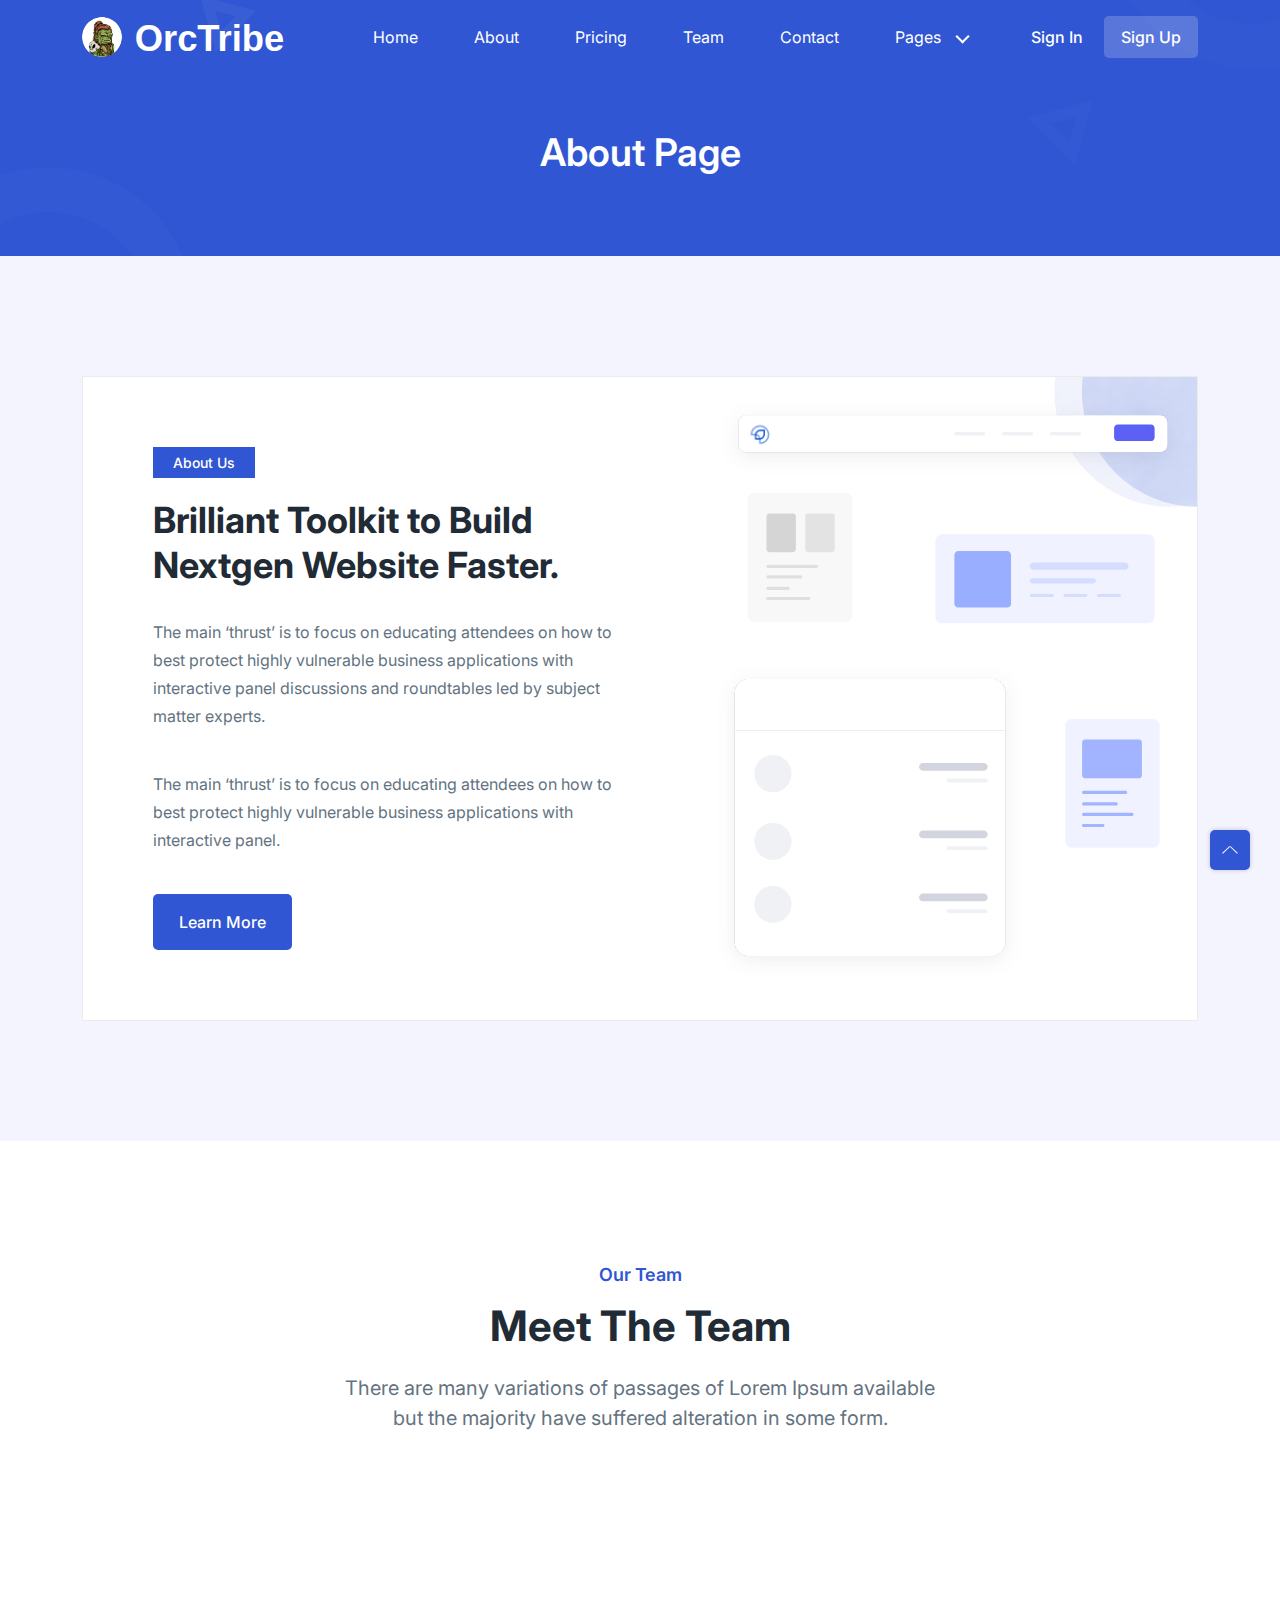
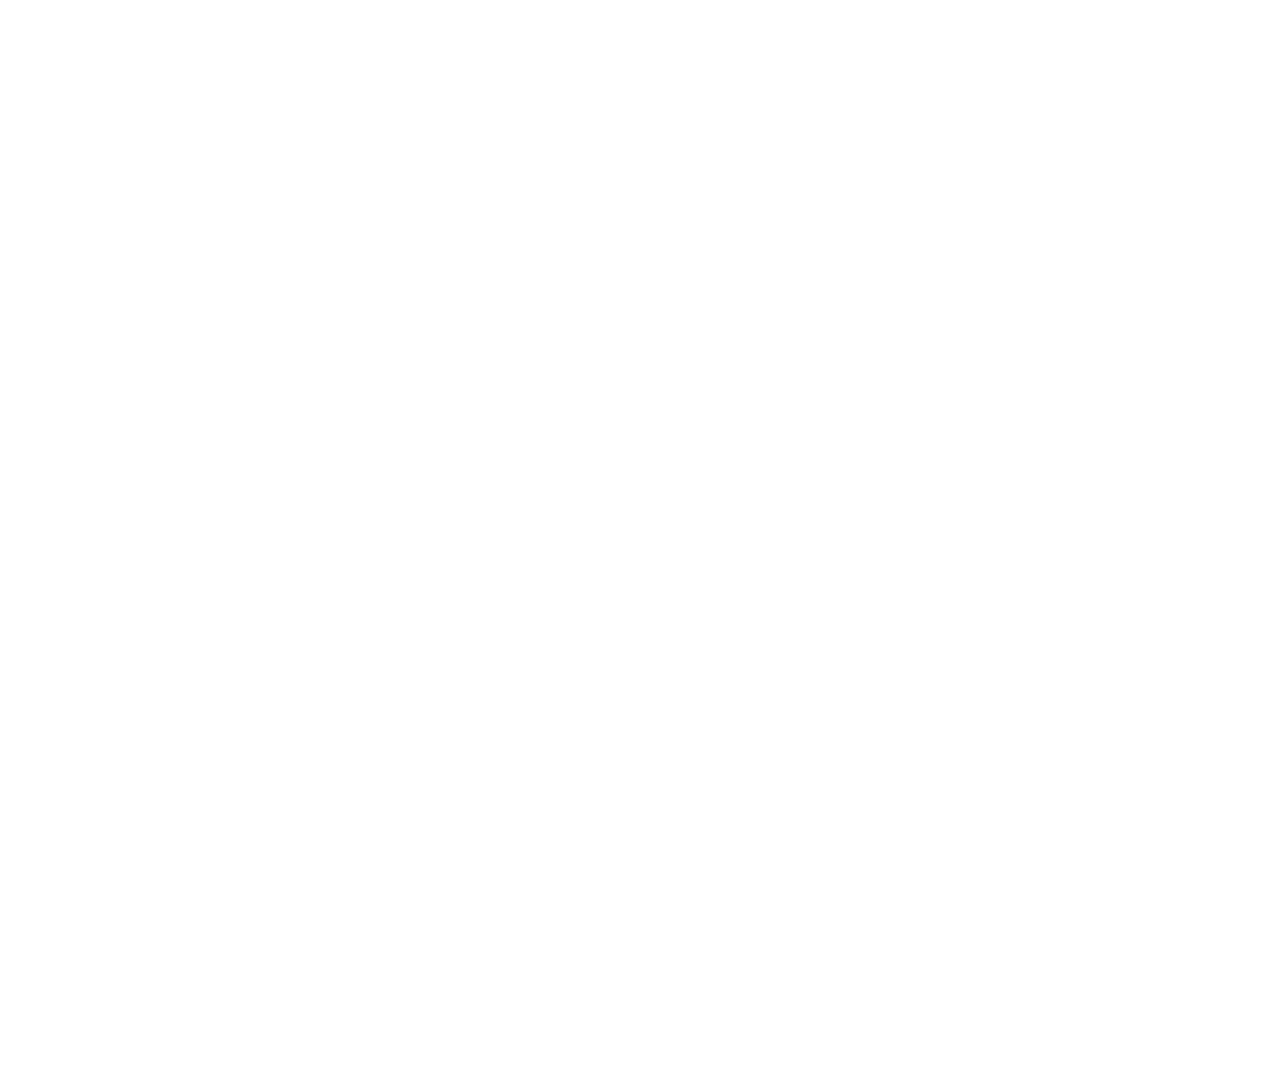
<file: docs/about.html>
<!-- =========

	Template Name: Play
	Author: UIdeck
	Author URI: https://uideck.com/
	Support: https://uideck.com/support/
	Version: 1.1

========== -->

<!DOCTYPE html>
<html lang="en">
  <head>
    <meta charset="UTF-8" />
    <meta http-equiv="X-UA-Compatible" content="IE=edge" />
    <meta name="viewport" content="width=device-width, initial-scale=1.0" />
    <title>Play | Open source Project by UIdeck</title>

    <!--====== Favicon Icon ======-->
    <link
      rel="shortcut icon"
      href="assets/images/favicon.svg"
      type="image/svg"
    />

    <!-- ===== All CSS files ===== -->
    <link rel="stylesheet" href="assets/css/bootstrap.min.css" />
    <link rel="stylesheet" href="assets/css/animate.css" />
    <link rel="stylesheet" href="assets/css/lineicons.css" />
    <link rel="stylesheet" href="assets/css/ud-styles.css" />
  </head>
  <body>
    <!-- ====== Header Start ====== -->
    <header class="ud-header">
      <div class="container">
        <div class="row">
          <div class="col-lg-12">
            <nav class="navbar navbar-expand-lg">
              <a class="navbar-brand" href="index.html">
                <img src="assets/images/logo/logo.svg" alt="Logo" />
              </a>
              <button class="navbar-toggler">
                <span class="toggler-icon"> </span>
                <span class="toggler-icon"> </span>
                <span class="toggler-icon"> </span>
              </button>

              <div class="navbar-collapse">
                <ul id="nav" class="navbar-nav mx-auto">
                  <li class="nav-item">
                    <a class="ud-menu-scroll" href="#home">Home</a>
                  </li>

                  <li class="nav-item">
                    <a class="ud-menu-scroll" href="#about">About</a>
                  </li>
                  <li class="nav-item">
                    <a class="ud-menu-scroll" href="#pricing">Pricing</a>
                  </li>
                  <li class="nav-item">
                    <a class="ud-menu-scroll" href="#team">Team</a>
                  </li>
                  <li class="nav-item">
                    <a class="ud-menu-scroll" href="#contact">Contact</a>
                  </li>
                  <li class="nav-item nav-item-has-children">
                    <a href="javascript:void(0)"> Pages </a>
                    <ul class="ud-submenu">
                      <li class="ud-submenu-item">
                        <a href="about.html" class="ud-submenu-link">
                          About Page
                        </a>
                      </li>
                      <li class="ud-submenu-item">
                        <a href="pricing.html" class="ud-submenu-link">
                          Pricing Page
                        </a>
                      </li>
                      <li class="ud-submenu-item">
                        <a href="contact.html" class="ud-submenu-link">
                          Contact Page
                        </a>
                      </li>
                      <li class="ud-submenu-item">
                        <a href="blog.html" class="ud-submenu-link">
                          Blog Grid Page
                        </a>
                      </li>
                      <li class="ud-submenu-item">
                        <a href="blog-details.html" class="ud-submenu-link">
                          Blog Details Page
                        </a>
                      </li>
                      <li class="ud-submenu-item">
                        <a href="login.html" class="ud-submenu-link">
                          Sign In Page
                        </a>
                      </li>
                      <li class="ud-submenu-item">
                        <a href="404.html" class="ud-submenu-link">404 Page</a>
                      </li>
                    </ul>
                  </li>
                </ul>
              </div>

              <div class="navbar-btn d-none d-sm-inline-block">
                <a href="login.html" class="ud-main-btn ud-login-btn">
                  Sign In
                </a>
                <a class="ud-main-btn ud-white-btn" href="javascript:void(0)">
                  Sign Up
                </a>
              </div>
            </nav>
          </div>
        </div>
      </div>
    </header>
    <!-- ====== Header End ====== -->

    <!-- ====== Banner Start ====== -->
    <section class="ud-page-banner">
      <div class="container">
        <div class="row">
          <div class="col-lg-12">
            <div class="ud-banner-content">
              <h1>About Page</h1>
            </div>
          </div>
        </div>
      </div>
    </section>
    <!-- ====== Banner End ====== -->

    <!-- ====== About Start ====== -->
    <section id="about" class="ud-about">
      <div class="container">
        <div class="ud-about-wrapper wow fadeInUp" data-wow-delay=".2s">
          <div class="ud-about-content-wrapper">
            <div class="ud-about-content">
              <span class="tag">About Us</span>
              <h2>Brilliant Toolkit to Build Nextgen Website Faster.</h2>
              <p>
                The main ‘thrust’ is to focus on educating attendees on how to
                best protect highly vulnerable business applications with
                interactive panel discussions and roundtables led by subject
                matter experts.
              </p>

              <p>
                The main ‘thrust’ is to focus on educating attendees on how to
                best protect highly vulnerable business applications with
                interactive panel.
              </p>
              <a href="javascript:void(0)" class="ud-main-btn">Learn More</a>
            </div>
          </div>
          <div class="ud-about-image">
            <img src="assets/images/about/about-image.svg" alt="about-image" />
          </div>
        </div>
      </div>
    </section>
    <!-- ====== About End ====== -->

    <!-- ====== Team Start ====== -->
    <section id="team" class="ud-team">
      <div class="container">
        <div class="row">
          <div class="col-lg-12">
            <div class="ud-section-title mx-auto text-center">
              <span>Our Team</span>
              <h2>Meet The Team</h2>
              <p>
                There are many variations of passages of Lorem Ipsum available
                but the majority have suffered alteration in some form.
              </p>
            </div>
          </div>
        </div>

        <div class="row">
          <div class="col-xl-3 col-lg-3 col-sm-6">
            <div class="ud-single-team wow fadeInUp" data-wow-delay=".1s">
              <div class="ud-team-image-wrapper">
                <div class="ud-team-image">
                  <img src="assets/images/team/team-01.png" alt="team" />
                </div>

                <img
                  src="assets/images/team/dotted-shape.svg"
                  alt="shape"
                  class="shape shape-1"
                />
                <img
                  src="assets/images/team/shape-2.svg"
                  alt="shape"
                  class="shape shape-2"
                />
              </div>
              <div class="ud-team-info">
                <h5>Adveen Desuza</h5>
                <h6>UI Designer</h6>
              </div>
              <ul class="ud-team-socials">
                <li>
                  <a href="https://twitter.com/MusharofChy">
                    <i class="lni lni-facebook-filled"></i>
                  </a>
                </li>
                <li>
                  <a href="https://twitter.com/MusharofChy">
                    <i class="lni lni-twitter-filled"></i>
                  </a>
                </li>
                <li>
                  <a href="https://twitter.com/MusharofChy">
                    <i class="lni lni-instagram-filled"></i>
                  </a>
                </li>
              </ul>
            </div>
          </div>
          <div class="col-xl-3 col-lg-3 col-sm-6">
            <div class="ud-single-team wow fadeInUp" data-wow-delay=".15s">
              <div class="ud-team-image-wrapper">
                <div class="ud-team-image">
                  <img src="assets/images/team/team-02.png" alt="team" />
                </div>

                <img
                  src="assets/images/team/dotted-shape.svg"
                  alt="shape"
                  class="shape shape-1"
                />
                <img
                  src="assets/images/team/shape-2.svg"
                  alt="shape"
                  class="shape shape-2"
                />
              </div>
              <div class="ud-team-info">
                <h5>Jezmin uniya</h5>
                <h6>Product Designer</h6>
              </div>
              <ul class="ud-team-socials">
                <li>
                  <a href="https://twitter.com/MusharofChy">
                    <i class="lni lni-facebook-filled"></i>
                  </a>
                </li>
                <li>
                  <a href="https://twitter.com/MusharofChy">
                    <i class="lni lni-twitter-filled"></i>
                  </a>
                </li>
                <li>
                  <a href="https://twitter.com/MusharofChy">
                    <i class="lni lni-instagram-filled"></i>
                  </a>
                </li>
              </ul>
            </div>
          </div>
          <div class="col-xl-3 col-lg-3 col-sm-6">
            <div class="ud-single-team wow fadeInUp" data-wow-delay=".2s">
              <div class="ud-team-image-wrapper">
                <div class="ud-team-image">
                  <img src="assets/images/team/team-03.png" alt="team" />
                </div>

                <img
                  src="assets/images/team/dotted-shape.svg"
                  alt="shape"
                  class="shape shape-1"
                />
                <img
                  src="assets/images/team/shape-2.svg"
                  alt="shape"
                  class="shape shape-2"
                />
              </div>
              <div class="ud-team-info">
                <h5>Andrieo Gloree</h5>
                <h6>App Developer</h6>
              </div>
              <ul class="ud-team-socials">
                <li>
                  <a href="https://twitter.com/MusharofChy">
                    <i class="lni lni-facebook-filled"></i>
                  </a>
                </li>
                <li>
                  <a href="https://twitter.com/MusharofChy">
                    <i class="lni lni-twitter-filled"></i>
                  </a>
                </li>
                <li>
                  <a href="https://twitter.com/MusharofChy">
                    <i class="lni lni-instagram-filled"></i>
                  </a>
                </li>
              </ul>
            </div>
          </div>
          <div class="col-xl-3 col-lg-3 col-sm-6">
            <div class="ud-single-team wow fadeInUp" data-wow-delay=".25s">
              <div class="ud-team-image-wrapper">
                <div class="ud-team-image">
                  <img src="assets/images/team/team-04.png" alt="team" />
                </div>

                <img
                  src="assets/images/team/dotted-shape.svg"
                  alt="shape"
                  class="shape shape-1"
                />
                <img
                  src="assets/images/team/shape-2.svg"
                  alt="shape"
                  class="shape shape-2"
                />
              </div>
              <div class="ud-team-info">
                <h5>Jackie Sanders</h5>
                <h6>Content Writer</h6>
              </div>
              <ul class="ud-team-socials">
                <li>
                  <a href="https://twitter.com/MusharofChy">
                    <i class="lni lni-facebook-filled"></i>
                  </a>
                </li>
                <li>
                  <a href="https://twitter.com/MusharofChy">
                    <i class="lni lni-twitter-filled"></i>
                  </a>
                </li>
                <li>
                  <a href="https://twitter.com/MusharofChy">
                    <i class="lni lni-instagram-filled"></i>
                  </a>
                </li>
              </ul>
            </div>
          </div>
        </div>
      </div>
    </section>
    <!-- ====== Team End ====== -->

    <!-- ====== Footer Start ====== -->
    <footer class="ud-footer wow fadeInUp" data-wow-delay=".15s">
      <div class="shape shape-1">
        <img src="assets/images/footer/shape-1.svg" alt="shape" />
      </div>
      <div class="shape shape-2">
        <img src="assets/images/footer/shape-2.svg" alt="shape" />
      </div>
      <div class="shape shape-3">
        <img src="assets/images/footer/shape-3.svg" alt="shape" />
      </div>
      <div class="ud-footer-widgets">
        <div class="container">
          <div class="row">
            <div class="col-xl-3 col-lg-4 col-md-6">
              <div class="ud-widget">
                <a href="index.html" class="ud-footer-logo">
                  <img src="assets/images/logo/logo.svg" alt="logo" />
                </a>
                <p class="ud-widget-desc">
                  We create digital experiences for brands and companies by
                  using technology.
                </p>
                <ul class="ud-widget-socials">
                  <li>
                    <a href="https://twitter.com/MusharofChy">
                      <i class="lni lni-facebook-filled"></i>
                    </a>
                  </li>
                  <li>
                    <a href="https://twitter.com/MusharofChy">
                      <i class="lni lni-twitter-filled"></i>
                    </a>
                  </li>
                  <li>
                    <a href="https://twitter.com/MusharofChy">
                      <i class="lni lni-instagram-filled"></i>
                    </a>
                  </li>
                  <li>
                    <a href="https://twitter.com/MusharofChy">
                      <i class="lni lni-linkedin-original"></i>
                    </a>
                  </li>
                </ul>
              </div>
            </div>

            <div class="col-xl-2 col-lg-2 col-md-6 col-sm-6">
              <div class="ud-widget">
                <h5 class="ud-widget-title">About Us</h5>
                <ul class="ud-widget-links">
                  <li>
                    <a href="javascript:void(0)">Home</a>
                  </li>
                  <li>
                    <a href="javascript:void(0)">Features</a>
                  </li>
                  <li>
                    <a href="javascript:void(0)">About</a>
                  </li>
                  <li>
                    <a href="javascript:void(0)">Testimonial</a>
                  </li>
                </ul>
              </div>
            </div>
            <div class="col-xl-2 col-lg-3 col-md-6 col-sm-6">
              <div class="ud-widget">
                <h5 class="ud-widget-title">Features</h5>
                <ul class="ud-widget-links">
                  <li>
                    <a href="javascript:void(0)">How it works</a>
                  </li>
                  <li>
                    <a href="javascript:void(0)">Privacy policy</a>
                  </li>
                  <li>
                    <a href="javascript:void(0)">Terms of service</a>
                  </li>
                  <li>
                    <a href="javascript:void(0)">Refund policy</a>
                  </li>
                </ul>
              </div>
            </div>
            <div class="col-xl-2 col-lg-3 col-md-6 col-sm-6">
              <div class="ud-widget">
                <h5 class="ud-widget-title">Our Products</h5>
                <ul class="ud-widget-links">
                  <li>
                    <a
                      href="https://lineicons.com/"
                      rel="nofollow noopner"
                      target="_blank"
                      >Lineicons
                    </a>
                  </li>
                  <li>
                    <a
                      href="https://ecommercehtml.com/"
                      rel="nofollow noopner"
                      target="_blank"
                      >Ecommerce HTML</a
                    >
                  </li>
                  <li>
                    <a
                      href="https://ayroui.com/"
                      rel="nofollow noopner"
                      target="_blank"
                      >Ayro UI</a
                    >
                  </li>
                  <li>
                    <a
                      href="https://graygrids.com/"
                      rel="nofollow noopner"
                      target="_blank"
                      >Plain Admin</a
                    >
                  </li>
                </ul>
              </div>
            </div>
            <div class="col-xl-3 col-lg-6 col-md-8 col-sm-10">
              <div class="ud-widget">
                <h5 class="ud-widget-title">Partners</h5>
                <ul class="ud-widget-brands">
                  <li>
                    <a
                      href="https://ayroui.com/"
                      rel="nofollow noopner"
                      target="_blank"
                    >
                      <img
                        src="assets/images/footer/brands/ayroui.svg"
                        alt="ayroui"
                      />
                    </a>
                  </li>
                  <li>
                    <a
                      href="https://ecommercehtml.com/"
                      rel="nofollow noopner"
                      target="_blank"
                    >
                      <img
                        src="assets/images/footer/brands/ecommerce-html.svg"
                        alt="ecommerce-html"
                      />
                    </a>
                  </li>
                  <li>
                    <a
                      href="https://graygrids.com/"
                      rel="nofollow noopner"
                      target="_blank"
                    >
                      <img
                        src="assets/images/footer/brands/graygrids.svg"
                        alt="graygrids"
                      />
                    </a>
                  </li>
                  <li>
                    <a
                      href="https://lineicons.com/"
                      rel="nofollow noopner"
                      target="_blank"
                    >
                      <img
                        src="assets/images/footer/brands/lineicons.svg"
                        alt="lineicons"
                      />
                    </a>
                  </li>
                  <li>
                    <a
                      href="https://uideck.com/"
                      rel="nofollow noopner"
                      target="_blank"
                    >
                      <img
                        src="assets/images/footer/brands/uideck.svg"
                        alt="uideck"
                      />
                    </a>
                  </li>
                  <li>
                    <a
                      href="https://tailwindtemplates.co/"
                      rel="nofollow noopner"
                      target="_blank"
                    >
                      <img
                        src="assets/images/footer/brands/tailwindtemplates.svg"
                        alt="tailwindtemplates"
                      />
                    </a>
                  </li>
                </ul>
              </div>
            </div>
          </div>
        </div>
      </div>
      <div class="ud-footer-bottom">
        <div class="container">
          <div class="row">
            <div class="col-md-8">
              <ul class="ud-footer-bottom-left">
                <li>
                  <a href="javascript:void(0)">Privacy policy</a>
                </li>
                <li>
                  <a href="javascript:void(0)">Support policy</a>
                </li>
                <li>
                  <a href="javascript:void(0)">Terms of service</a>
                </li>
              </ul>
            </div>
            <div class="col-md-4">
              <p class="ud-footer-bottom-right">
                Designed and Developed by
                <a href="https://uideck.com" rel="nofollow">UIdeck</a>
              </p>
            </div>
          </div>
        </div>
      </div>
    </footer>
    <!-- ====== Footer End ====== -->

    <!-- ====== Back To Top Start ====== -->
    <a href="javascript:void(0)" class="back-to-top">
      <i class="lni lni-chevron-up"> </i>
    </a>
    <!-- ====== Back To Top End ====== -->

    <!-- ====== All Javascript Files ====== -->
    <script src="assets/js/bootstrap.bundle.min.js"></script>
    <script src="assets/js/wow.min.js"></script>
    <script src="assets/js/main.js"></script>
  </body>
</html>
</file>
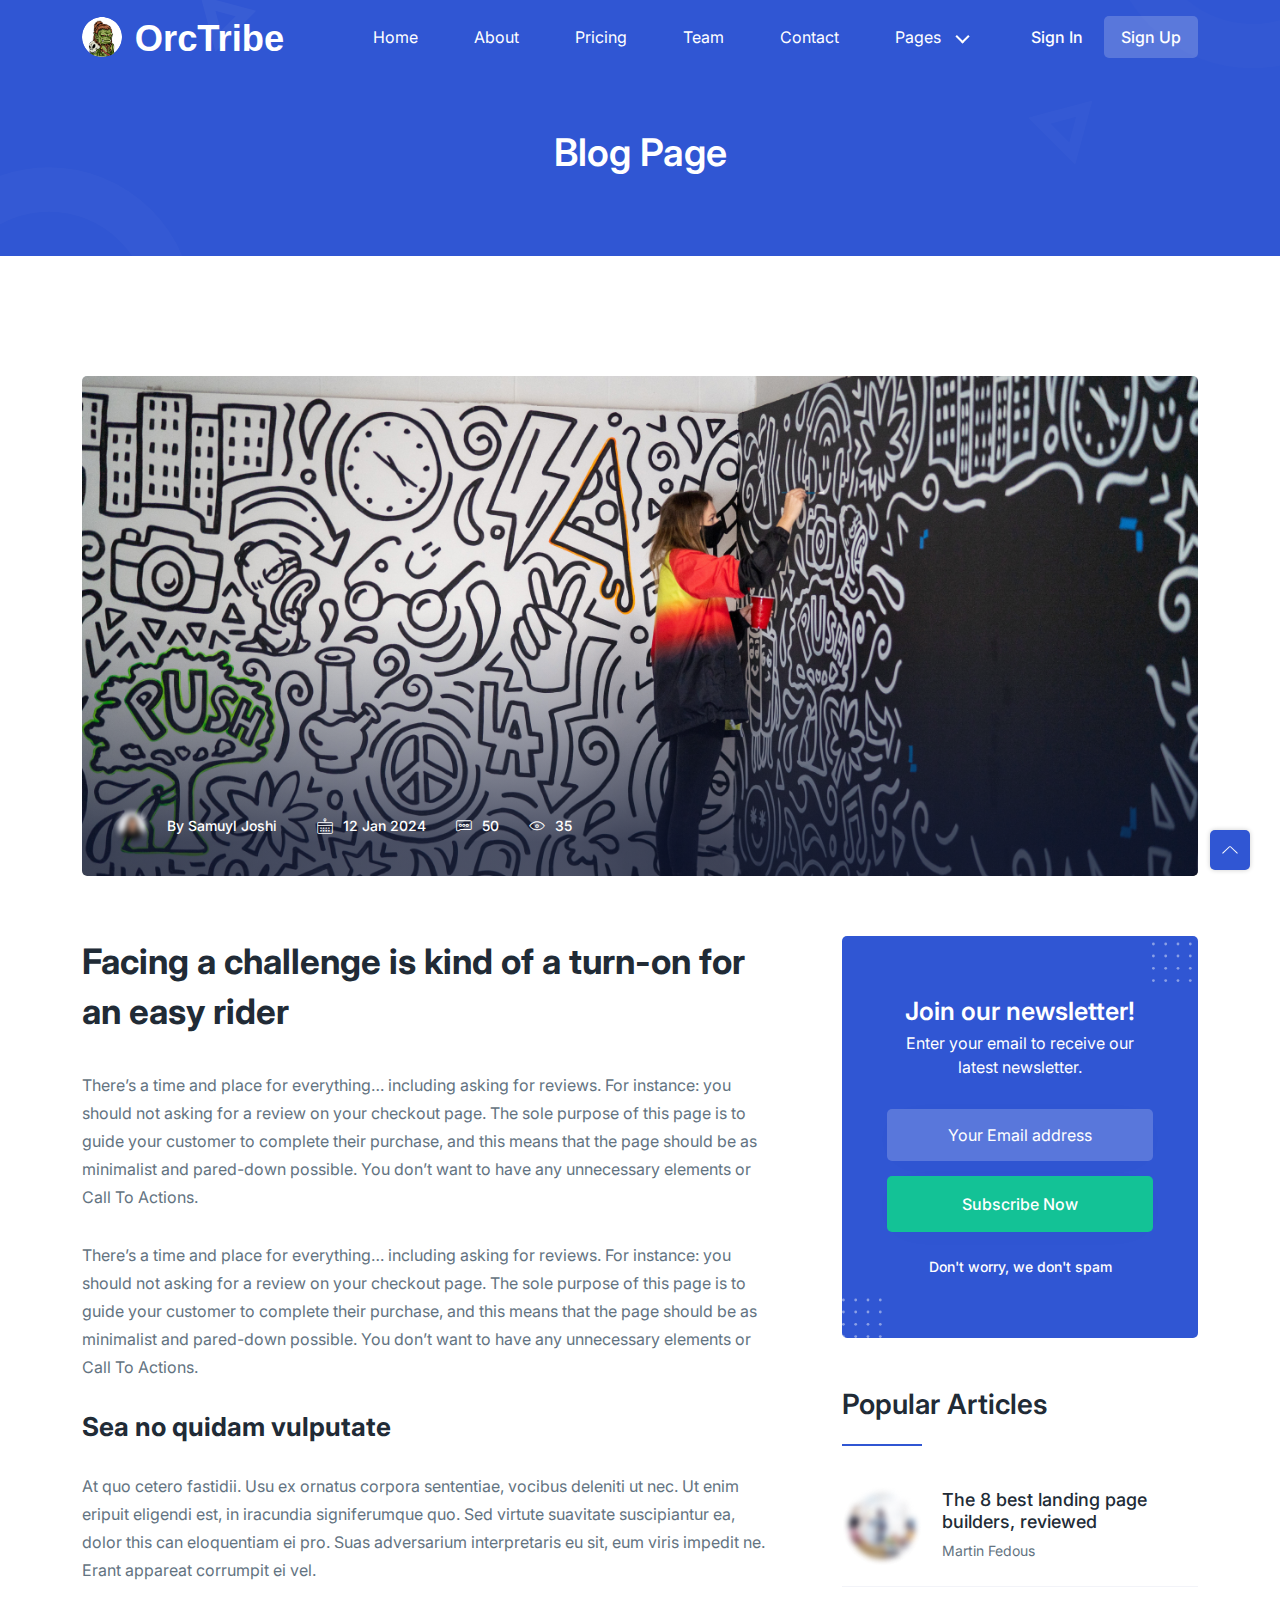
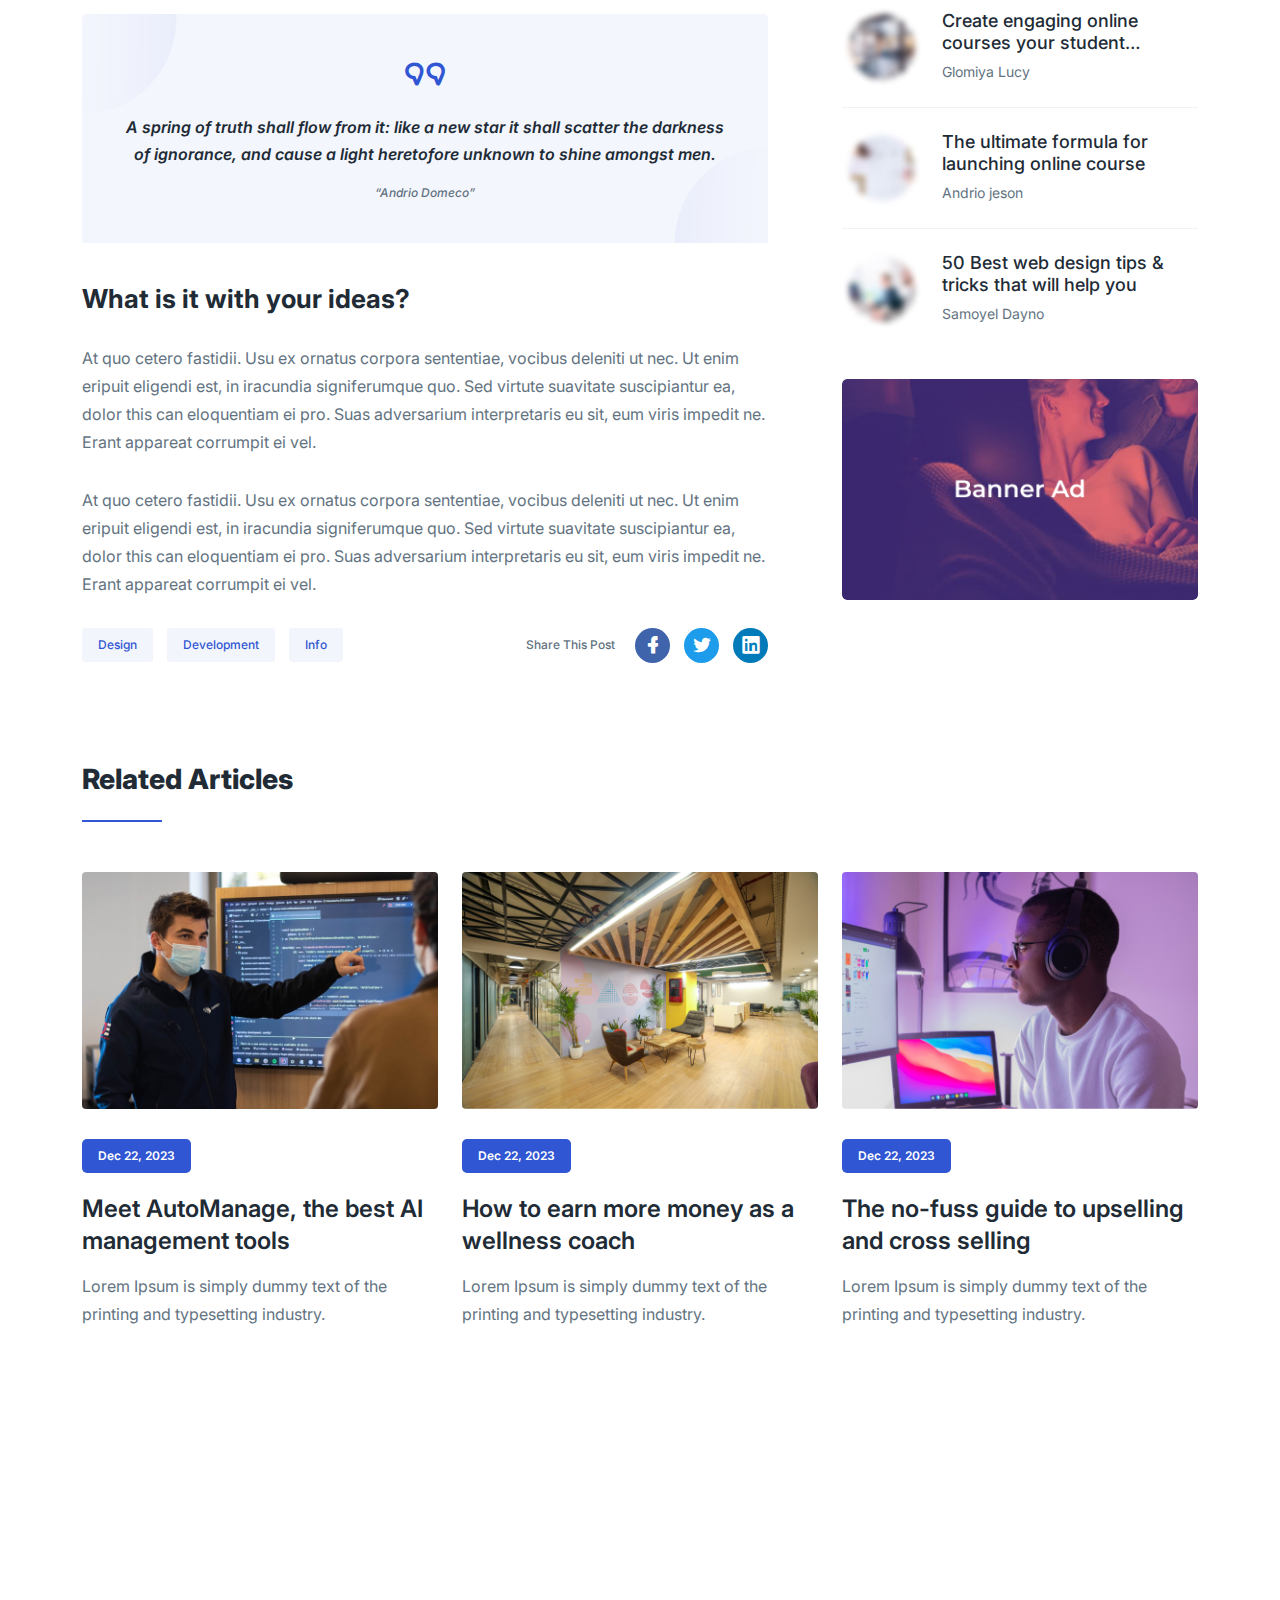
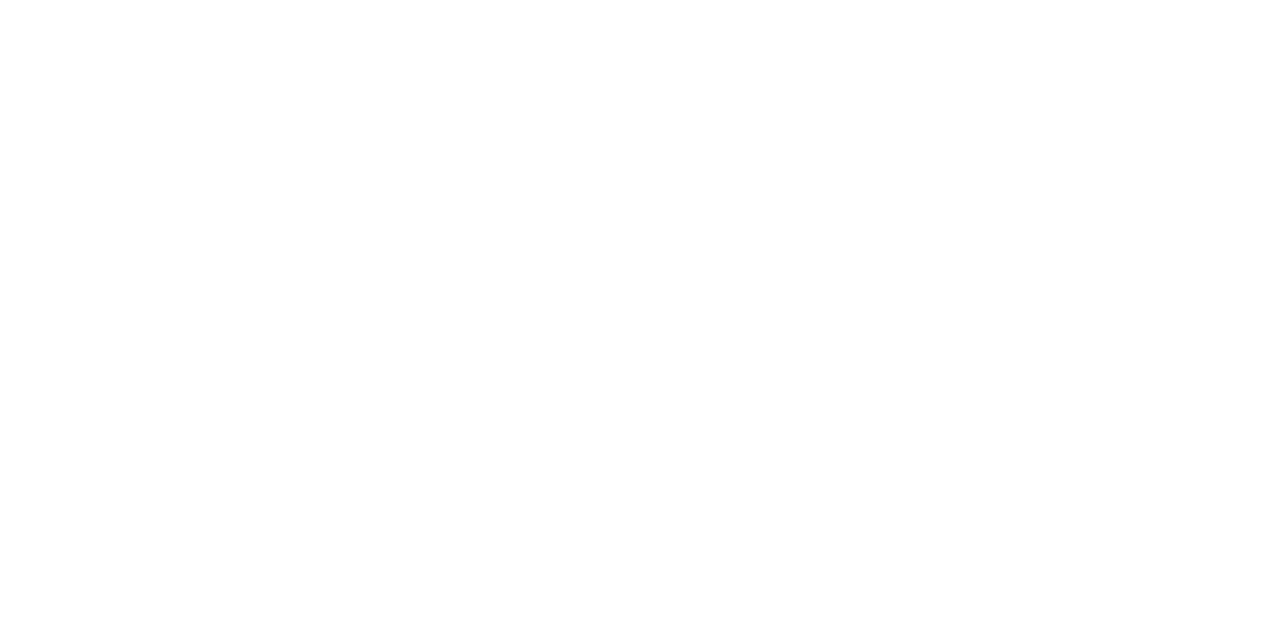
<file: docs/blog-details.html>
<!-- =========

	Template Name: Play
	Author: UIdeck
	Author URI: https://uideck.com/
	Support: https://uideck.com/support/
	Version: 1.1

========== -->

<!DOCTYPE html>
<html lang="en">
  <head>
    <meta charset="UTF-8" />
    <meta http-equiv="X-UA-Compatible" content="IE=edge" />
    <meta name="viewport" content="width=device-width, initial-scale=1.0" />
    <title>Play | Open source Project by UIdeck</title>

    <!--====== Favicon Icon ======-->
    <link
      rel="shortcut icon"
      href="assets/images/favicon.svg"
      type="image/svg"
    />

    <!-- ===== All CSS files ===== -->
    <link rel="stylesheet" href="assets/css/bootstrap.min.css" />
    <link rel="stylesheet" href="assets/css/animate.css" />
    <link rel="stylesheet" href="assets/css/lineicons.css" />
    <link rel="stylesheet" href="assets/css/ud-styles.css" />
  </head>
  <body>
    <!-- ====== Header Start ====== -->
    <header class="ud-header">
      <div class="container">
        <div class="row">
          <div class="col-lg-12">
            <nav class="navbar navbar-expand-lg">
              <a class="navbar-brand" href="index.html">
                <img src="assets/images/logo/logo.svg" alt="Logo" />
              </a>
              <button class="navbar-toggler">
                <span class="toggler-icon"> </span>
                <span class="toggler-icon"> </span>
                <span class="toggler-icon"> </span>
              </button>

              <div class="navbar-collapse">
                <ul id="nav" class="navbar-nav mx-auto">
                  <li class="nav-item">
                    <a class="ud-menu-scroll" href="#home">Home</a>
                  </li>

                  <li class="nav-item">
                    <a class="ud-menu-scroll" href="#about">About</a>
                  </li>
                  <li class="nav-item">
                    <a class="ud-menu-scroll" href="#pricing">Pricing</a>
                  </li>
                  <li class="nav-item">
                    <a class="ud-menu-scroll" href="#team">Team</a>
                  </li>
                  <li class="nav-item">
                    <a class="ud-menu-scroll" href="#contact">Contact</a>
                  </li>
                  <li class="nav-item nav-item-has-children">
                    <a href="javascript:void(0)"> Pages </a>
                    <ul class="ud-submenu">
                      <li class="ud-submenu-item">
                        <a href="about.html" class="ud-submenu-link">
                          About Page
                        </a>
                      </li>
                      <li class="ud-submenu-item">
                        <a href="pricing.html" class="ud-submenu-link">
                          Pricing Page
                        </a>
                      </li>
                      <li class="ud-submenu-item">
                        <a href="contact.html" class="ud-submenu-link">
                          Contact Page
                        </a>
                      </li>
                      <li class="ud-submenu-item">
                        <a href="blog.html" class="ud-submenu-link">
                          Blog Grid Page
                        </a>
                      </li>
                      <li class="ud-submenu-item">
                        <a href="blog-details.html" class="ud-submenu-link">
                          Blog Details Page
                        </a>
                      </li>
                      <li class="ud-submenu-item">
                        <a href="login.html" class="ud-submenu-link">
                          Sign In Page
                        </a>
                      </li>
                      <li class="ud-submenu-item">
                        <a href="404.html" class="ud-submenu-link">404 Page</a>
                      </li>
                    </ul>
                  </li>
                </ul>
              </div>

              <div class="navbar-btn d-none d-sm-inline-block">
                <a href="login.html" class="ud-main-btn ud-login-btn">
                  Sign In
                </a>
                <a class="ud-main-btn ud-white-btn" href="javascript:void(0)">
                  Sign Up
                </a>
              </div>
            </nav>
          </div>
        </div>
      </div>
    </header>
    <!-- ====== Header End ====== -->

    <!-- ====== Banner Start ====== -->
    <section class="ud-page-banner">
      <div class="container">
        <div class="row">
          <div class="col-lg-12">
            <div class="ud-banner-content">
              <h1>Blog Page</h1>
            </div>
          </div>
        </div>
      </div>
    </section>
    <!-- ====== Banner End ====== -->

    <!-- ====== Blog Details Start ====== -->
    <section class="ud-blog-details">
      <div class="container">
        <div class="row">
          <div class="col-lg-12">
            <div class="ud-blog-details-image">
              <img
                src="assets/images/blog/blog-details-01.jpg"
                alt="blog details"
              />
              <div class="ud-blog-overlay">
                <div class="ud-blog-overlay-content">
                  <div class="ud-blog-author">
                    <img src="assets/images/blog/author-01.png" alt="author" />
                    <span>
                      By <a href="javascript:void(0)"> Samuyl Joshi </a>
                    </span>
                  </div>

                  <div class="ud-blog-meta">
                    <p class="date">
                      <i class="lni lni-calendar"></i> <span>12 Jan 2024</span>
                    </p>
                    <p class="comment">
                      <i class="lni lni-comments"></i> <span>50</span>
                    </p>
                    <p class="view">
                      <i class="lni lni-eye"></i> <span>35</span>
                    </p>
                  </div>
                </div>
              </div>
            </div>
          </div>

          <div class="col-lg-8">
            <div class="ud-blog-details-content">
              <h2 class="ud-blog-details-title">
                Facing a challenge is kind of a turn-on for an easy rider
              </h2>
              <p class="ud-blog-details-para">
                There’s a time and place for everything… including asking for
                reviews. For instance: you should not asking for a review on
                your checkout page. The sole purpose of this page is to guide
                your customer to complete their purchase, and this means that
                the page should be as minimalist and pared-down possible. You
                don’t want to have any unnecessary elements or Call To Actions.
              </p>
              <p class="ud-blog-details-para">
                There’s a time and place for everything… including asking for
                reviews. For instance: you should not asking for a review on
                your checkout page. The sole purpose of this page is to guide
                your customer to complete their purchase, and this means that
                the page should be as minimalist and pared-down possible. You
                don’t want to have any unnecessary elements or Call To Actions.
              </p>
              <h3 class="ud-blog-details-subtitle">Sea no quidam vulputate</h3>
              <p class="ud-blog-details-para">
                At quo cetero fastidii. Usu ex ornatus corpora sententiae,
                vocibus deleniti ut nec. Ut enim eripuit eligendi est, in
                iracundia signiferumque quo. Sed virtute suavitate suscipiantur
                ea, dolor this can eloquentiam ei pro. Suas adversarium
                interpretaris eu sit, eum viris impedit ne. Erant appareat
                corrumpit ei vel.
              </p>

              <div class="ud-blog-quote">
                <i class="lni lni-quotation"></i>
                <p>
                  A spring of truth shall flow from it: like a new star it shall
                  scatter the darkness of ignorance, and cause a light
                  heretofore unknown to shine amongst men.
                </p>
                <h6>“Andrio Domeco”</h6>
              </div>
              <h3 class="ud-blog-details-subtitle">
                What is it with your ideas?
              </h3>
              <p class="ud-blog-details-para">
                At quo cetero fastidii. Usu ex ornatus corpora sententiae,
                vocibus deleniti ut nec. Ut enim eripuit eligendi est, in
                iracundia signiferumque quo. Sed virtute suavitate suscipiantur
                ea, dolor this can eloquentiam ei pro. Suas adversarium
                interpretaris eu sit, eum viris impedit ne. Erant appareat
                corrumpit ei vel.
              </p>
              <p class="ud-blog-details-para">
                At quo cetero fastidii. Usu ex ornatus corpora sententiae,
                vocibus deleniti ut nec. Ut enim eripuit eligendi est, in
                iracundia signiferumque quo. Sed virtute suavitate suscipiantur
                ea, dolor this can eloquentiam ei pro. Suas adversarium
                interpretaris eu sit, eum viris impedit ne. Erant appareat
                corrumpit ei vel.
              </p>

              <div class="ud-blog-details-action">
                <ul class="ud-blog-tags">
                  <li>
                    <a href="javascript:void(0)">Design</a>
                  </li>
                  <li>
                    <a href="javascript:void(0)">Development</a>
                  </li>
                  <li>
                    <a href="javascript:void(0)">Info</a>
                  </li>
                </ul>
                <div class="ud-blog-share">
                  <h6>Share This Post</h6>
                  <ul class="ud-blog-share-links">
                    <li>
                      <a href="javascript:void(0)" class="facebook">
                        <i class="lni lni-facebook-filled"></i>
                      </a>
                    </li>
                    <li>
                      <a href="javascript:void(0)" class="twitter">
                        <i class="lni lni-twitter-filled"></i>
                      </a>
                    </li>
                    <li>
                      <a href="javascript:void(0)" class="linkedin">
                        <i class="lni lni-linkedin-original"></i>
                      </a>
                    </li>
                  </ul>
                </div>
              </div>
            </div>
          </div>
          <div class="col-lg-4">
            <div class="ud-blog-sidebar">
              <div class="ud-newsletter-box">
                <img
                  src="assets/images/blog/dotted-shape.svg"
                  alt="shape"
                  class="shape shape-1"
                />
                <img
                  src="assets/images/blog/dotted-shape.svg"
                  alt="shape"
                  class="shape shape-2"
                />
                <h3 class="ud-newsletter-title">Join our newsletter!</h3>
                <p>Enter your email to receive our latest newsletter.</p>
                <form class="ud-newsletter-form">
                  <input
                    type="email"
                    name="email"
                    placeholder="Your Email address"
                  />
                  <button class="ud-main-btn">Subscribe Now</button>
                  <p class="ud-newsletter-note">Don't worry, we don't spam</p>
                </form>
              </div>

              <div class="ud-articles-box">
                <h3 class="ud-articles-box-title">Popular Articles</h3>
                <ul class="ud-articles-list">
                  <li>
                    <div class="ud-article-image">
                      <img
                        src="assets/images/blog/article-author-01.png"
                        alt="author"
                      />
                    </div>
                    <div class="ud-article-content">
                      <h5 class="ud-article-title">
                        <a href="javascript:void(0)">
                          The 8 best landing page builders, reviewed
                        </a>
                      </h5>
                      <p class="ud-article-author">Martin Fedous</p>
                    </div>
                  </li>
                  <li>
                    <div class="ud-article-image">
                      <img
                        src="assets/images/blog/article-author-02.png"
                        alt="author"
                      />
                    </div>
                    <div class="ud-article-content">
                      <h5 class="ud-article-title">
                        <a href="javascript:void(0)">
                          Create engaging online courses your student…
                        </a>
                      </h5>
                      <p class="ud-article-author">Glomiya Lucy</p>
                    </div>
                  </li>
                  <li>
                    <div class="ud-article-image">
                      <img
                        src="assets/images/blog/article-author-03.png"
                        alt="author"
                      />
                    </div>
                    <div class="ud-article-content">
                      <h5 class="ud-article-title">
                        <a href="javascript:void(0)">
                          The ultimate formula for launching online course
                        </a>
                      </h5>
                      <p class="ud-article-author">Andrio jeson</p>
                    </div>
                  </li>
                  <li>
                    <div class="ud-article-image">
                      <img
                        src="assets/images/blog/article-author-04.png"
                        alt="author"
                      />
                    </div>
                    <div class="ud-article-content">
                      <h5 class="ud-article-title">
                        <a href="javascript:void(0)">
                          50 Best web design tips & tricks that will help you
                        </a>
                      </h5>
                      <p class="ud-article-author">Samoyel Dayno</p>
                    </div>
                  </li>
                </ul>
              </div>

              <div class="ud-banner-ad">
                <a href="javascript:void(0)">
                  <img
                    src="assets/images/blog/bannder-ad.png"
                    alt="ad banner"
                  />
                </a>
              </div>
            </div>
          </div>
        </div>
      </div>
    </section>
    <!-- ====== Blog Details End ====== -->

    <!-- ====== Blog Start ====== -->
    <section class="ud-blog-grids ud-related-articles">
      <div class="container">
        <div class="row col-lg-12">
          <div class="ud-related-title">
            <h2 class="ud-related-articles-title">Related Articles</h2>
          </div>
        </div>
        <div class="row">
          <div class="col-lg-4 col-md-6">
            <div class="ud-single-blog">
              <div class="ud-blog-image">
                <a href="blog-details.html">
                  <img src="assets/images/blog/blog-01.jpg" alt="blog" />
                </a>
              </div>
              <div class="ud-blog-content">
                <span class="ud-blog-date">Dec 22, 2023</span>
                <h3 class="ud-blog-title">
                  <a href="blog-details.html">
                    Meet AutoManage, the best AI management tools
                  </a>
                </h3>
                <p class="ud-blog-desc">
                  Lorem Ipsum is simply dummy text of the printing and
                  typesetting industry.
                </p>
              </div>
            </div>
          </div>
          <div class="col-lg-4 col-md-6">
            <div class="ud-single-blog">
              <div class="ud-blog-image">
                <a href="blog-details.html">
                  <img src="assets/images/blog/blog-02.jpg" alt="blog" />
                </a>
              </div>
              <div class="ud-blog-content">
                <span class="ud-blog-date">Dec 22, 2023</span>
                <h3 class="ud-blog-title">
                  <a href="blog-details.html">
                    How to earn more money as a wellness coach
                  </a>
                </h3>
                <p class="ud-blog-desc">
                  Lorem Ipsum is simply dummy text of the printing and
                  typesetting industry.
                </p>
              </div>
            </div>
          </div>
          <div class="col-lg-4 col-md-6">
            <div class="ud-single-blog">
              <div class="ud-blog-image">
                <a href="blog-details.html">
                  <img src="assets/images/blog/blog-03.jpg" alt="blog" />
                </a>
              </div>
              <div class="ud-blog-content">
                <span class="ud-blog-date">Dec 22, 2023</span>
                <h3 class="ud-blog-title">
                  <a href="blog-details.html">
                    The no-fuss guide to upselling and cross selling
                  </a>
                </h3>
                <p class="ud-blog-desc">
                  Lorem Ipsum is simply dummy text of the printing and
                  typesetting industry.
                </p>
              </div>
            </div>
          </div>
        </div>
      </div>
    </section>
    <!-- ====== Blog End ====== -->

    <!-- ====== Footer Start ====== -->
    <footer class="ud-footer wow fadeInUp" data-wow-delay=".15s">
      <div class="shape shape-1">
        <img src="assets/images/footer/shape-1.svg" alt="shape" />
      </div>
      <div class="shape shape-2">
        <img src="assets/images/footer/shape-2.svg" alt="shape" />
      </div>
      <div class="shape shape-3">
        <img src="assets/images/footer/shape-3.svg" alt="shape" />
      </div>
      <div class="ud-footer-widgets">
        <div class="container">
          <div class="row">
            <div class="col-xl-3 col-lg-4 col-md-6">
              <div class="ud-widget">
                <a href="index.html" class="ud-footer-logo">
                  <img src="assets/images/logo/logo.svg" alt="logo" />
                </a>
                <p class="ud-widget-desc">
                  We create digital experiences for brands and companies by
                  using technology.
                </p>
                <ul class="ud-widget-socials">
                  <li>
                    <a href="https://twitter.com/MusharofChy">
                      <i class="lni lni-facebook-filled"></i>
                    </a>
                  </li>
                  <li>
                    <a href="https://twitter.com/MusharofChy">
                      <i class="lni lni-twitter-filled"></i>
                    </a>
                  </li>
                  <li>
                    <a href="https://twitter.com/MusharofChy">
                      <i class="lni lni-instagram-filled"></i>
                    </a>
                  </li>
                  <li>
                    <a href="https://twitter.com/MusharofChy">
                      <i class="lni lni-linkedin-original"></i>
                    </a>
                  </li>
                </ul>
              </div>
            </div>

            <div class="col-xl-2 col-lg-2 col-md-6 col-sm-6">
              <div class="ud-widget">
                <h5 class="ud-widget-title">About Us</h5>
                <ul class="ud-widget-links">
                  <li>
                    <a href="javascript:void(0)">Home</a>
                  </li>
                  <li>
                    <a href="javascript:void(0)">Features</a>
                  </li>
                  <li>
                    <a href="javascript:void(0)">About</a>
                  </li>
                  <li>
                    <a href="javascript:void(0)">Testimonial</a>
                  </li>
                </ul>
              </div>
            </div>
            <div class="col-xl-2 col-lg-3 col-md-6 col-sm-6">
              <div class="ud-widget">
                <h5 class="ud-widget-title">Features</h5>
                <ul class="ud-widget-links">
                  <li>
                    <a href="javascript:void(0)">How it works</a>
                  </li>
                  <li>
                    <a href="javascript:void(0)">Privacy policy</a>
                  </li>
                  <li>
                    <a href="javascript:void(0)">Terms of service</a>
                  </li>
                  <li>
                    <a href="javascript:void(0)">Refund policy</a>
                  </li>
                </ul>
              </div>
            </div>
            <div class="col-xl-2 col-lg-3 col-md-6 col-sm-6">
              <div class="ud-widget">
                <h5 class="ud-widget-title">Our Products</h5>
                <ul class="ud-widget-links">
                  <li>
                    <a
                      href="https://lineicons.com/"
                      rel="nofollow noopner"
                      target="_blank"
                      >Lineicons
                    </a>
                  </li>
                  <li>
                    <a
                      href="https://ecommercehtml.com/"
                      rel="nofollow noopner"
                      target="_blank"
                      >Ecommerce HTML</a
                    >
                  </li>
                  <li>
                    <a
                      href="https://ayroui.com/"
                      rel="nofollow noopner"
                      target="_blank"
                      >Ayro UI</a
                    >
                  </li>
                  <li>
                    <a
                      href="https://graygrids.com/"
                      rel="nofollow noopner"
                      target="_blank"
                      >Plain Admin</a
                    >
                  </li>
                </ul>
              </div>
            </div>
            <div class="col-xl-3 col-lg-6 col-md-8 col-sm-10">
              <div class="ud-widget">
                <h5 class="ud-widget-title">Partners</h5>
                <ul class="ud-widget-brands">
                  <li>
                    <a
                      href="https://ayroui.com/"
                      rel="nofollow noopner"
                      target="_blank"
                    >
                      <img
                        src="assets/images/footer/brands/ayroui.svg"
                        alt="ayroui"
                      />
                    </a>
                  </li>
                  <li>
                    <a
                      href="https://ecommercehtml.com/"
                      rel="nofollow noopner"
                      target="_blank"
                    >
                      <img
                        src="assets/images/footer/brands/ecommerce-html.svg"
                        alt="ecommerce-html"
                      />
                    </a>
                  </li>
                  <li>
                    <a
                      href="https://graygrids.com/"
                      rel="nofollow noopner"
                      target="_blank"
                    >
                      <img
                        src="assets/images/footer/brands/graygrids.svg"
                        alt="graygrids"
                      />
                    </a>
                  </li>
                  <li>
                    <a
                      href="https://lineicons.com/"
                      rel="nofollow noopner"
                      target="_blank"
                    >
                      <img
                        src="assets/images/footer/brands/lineicons.svg"
                        alt="lineicons"
                      />
                    </a>
                  </li>
                  <li>
                    <a
                      href="https://uideck.com/"
                      rel="nofollow noopner"
                      target="_blank"
                    >
                      <img
                        src="assets/images/footer/brands/uideck.svg"
                        alt="uideck"
                      />
                    </a>
                  </li>
                  <li>
                    <a
                      href="https://tailwindtemplates.co/"
                      rel="nofollow noopner"
                      target="_blank"
                    >
                      <img
                        src="assets/images/footer/brands/tailwindtemplates.svg"
                        alt="tailwindtemplates"
                      />
                    </a>
                  </li>
                </ul>
              </div>
            </div>
          </div>
        </div>
      </div>
      <div class="ud-footer-bottom">
        <div class="container">
          <div class="row">
            <div class="col-md-8">
              <ul class="ud-footer-bottom-left">
                <li>
                  <a href="javascript:void(0)">Privacy policy</a>
                </li>
                <li>
                  <a href="javascript:void(0)">Support policy</a>
                </li>
                <li>
                  <a href="javascript:void(0)">Terms of service</a>
                </li>
              </ul>
            </div>
            <div class="col-md-4">
              <p class="ud-footer-bottom-right">
                Designed and Developed by
                <a href="https://uideck.com" rel="nofollow">UIdeck</a>
              </p>
            </div>
          </div>
        </div>
      </div>
    </footer>
    <!-- ====== Footer End ====== -->

    <!-- ====== Back To Top Start ====== -->
    <a href="javascript:void(0)" class="back-to-top">
      <i class="lni lni-chevron-up"> </i>
    </a>
    <!-- ====== Back To Top End ====== -->

    <!-- ====== All Javascript Files ====== -->
    <script src="assets/js/bootstrap.bundle.min.js"></script>
    <script src="assets/js/wow.min.js"></script>
    <script src="assets/js/main.js"></script>
  </body>
</html>
</file>
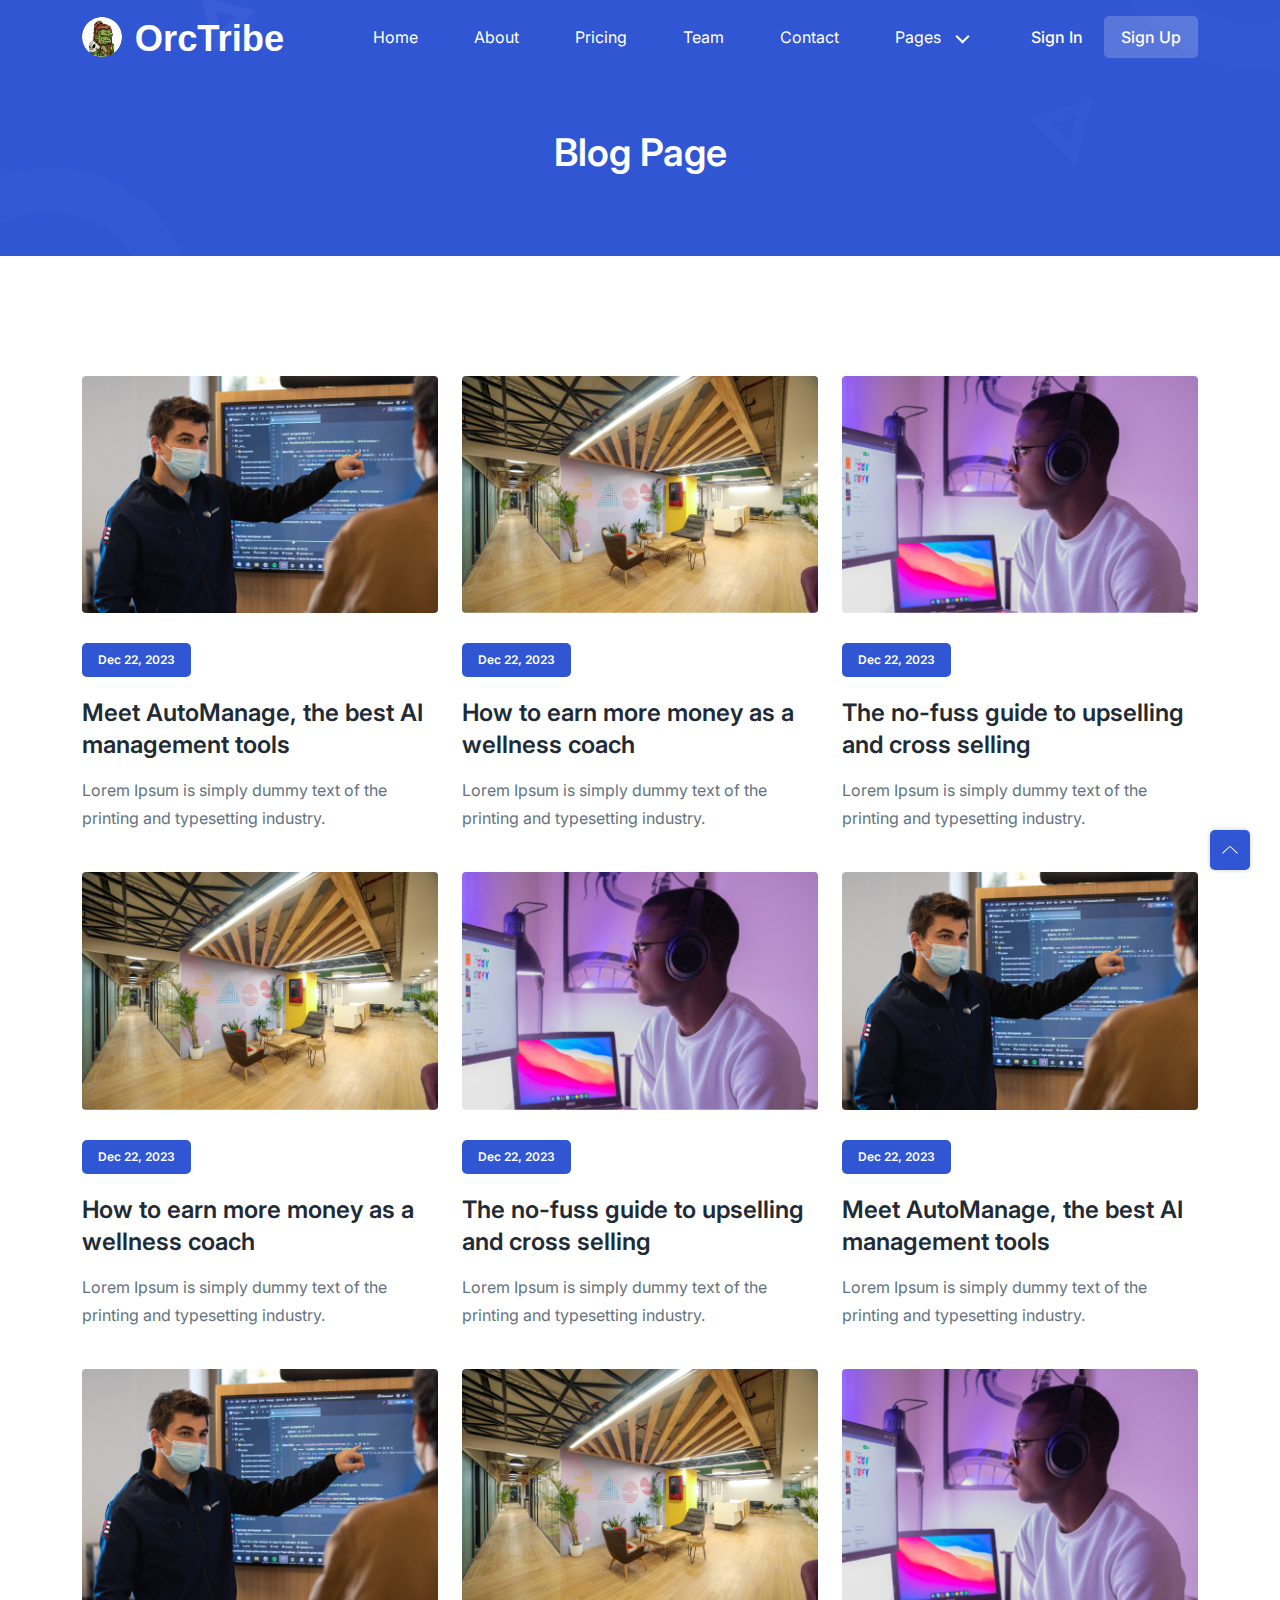
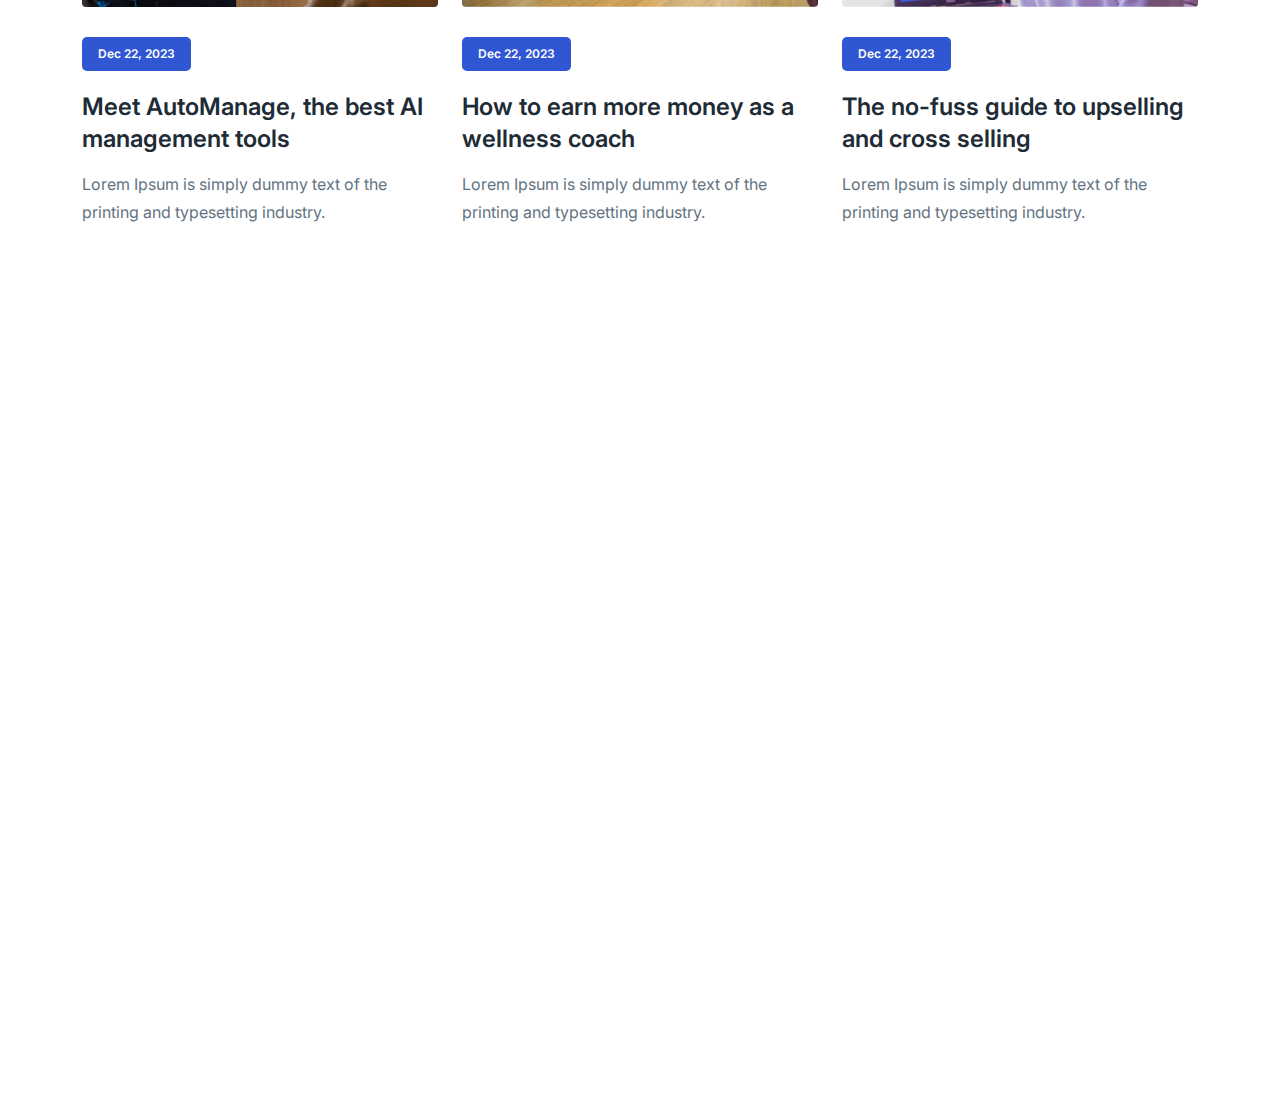
<file: docs/blog.html>
<!-- =========

	Template Name: Play
	Author: UIdeck
	Author URI: https://uideck.com/
	Support: https://uideck.com/support/
	Version: 1.1

========== -->

<!DOCTYPE html>
<html lang="en">
  <head>
    <meta charset="UTF-8" />
    <meta http-equiv="X-UA-Compatible" content="IE=edge" />
    <meta name="viewport" content="width=device-width, initial-scale=1.0" />
    <title>Play | Open source Project by UIdeck</title>

    <!--====== Favicon Icon ======-->
    <link
      rel="shortcut icon"
      href="assets/images/favicon.svg"
      type="image/svg"
    />

    <!-- ===== All CSS files ===== -->
    <link rel="stylesheet" href="assets/css/bootstrap.min.css" />
    <link rel="stylesheet" href="assets/css/animate.css" />
    <link rel="stylesheet" href="assets/css/lineicons.css" />
    <link rel="stylesheet" href="assets/css/ud-styles.css" />
  </head>
  <body>
    <!-- ====== Header Start ====== -->
    <header class="ud-header">
      <div class="container">
        <div class="row">
          <div class="col-lg-12">
            <nav class="navbar navbar-expand-lg">
              <a class="navbar-brand" href="index.html">
                <img src="assets/images/logo/logo.svg" alt="Logo" />
              </a>
              <button class="navbar-toggler">
                <span class="toggler-icon"> </span>
                <span class="toggler-icon"> </span>
                <span class="toggler-icon"> </span>
              </button>

              <div class="navbar-collapse">
                <ul id="nav" class="navbar-nav mx-auto">
                  <li class="nav-item">
                    <a class="ud-menu-scroll" href="#home">Home</a>
                  </li>

                  <li class="nav-item">
                    <a class="ud-menu-scroll" href="#about">About</a>
                  </li>
                  <li class="nav-item">
                    <a class="ud-menu-scroll" href="#pricing">Pricing</a>
                  </li>
                  <li class="nav-item">
                    <a class="ud-menu-scroll" href="#team">Team</a>
                  </li>
                  <li class="nav-item">
                    <a class="ud-menu-scroll" href="#contact">Contact</a>
                  </li>
                  <li class="nav-item nav-item-has-children">
                    <a href="javascript:void(0)"> Pages </a>
                    <ul class="ud-submenu">
                      <li class="ud-submenu-item">
                        <a href="about.html" class="ud-submenu-link">
                          About Page
                        </a>
                      </li>
                      <li class="ud-submenu-item">
                        <a href="pricing.html" class="ud-submenu-link">
                          Pricing Page
                        </a>
                      </li>
                      <li class="ud-submenu-item">
                        <a href="contact.html" class="ud-submenu-link">
                          Contact Page
                        </a>
                      </li>
                      <li class="ud-submenu-item">
                        <a href="blog.html" class="ud-submenu-link">
                          Blog Grid Page
                        </a>
                      </li>
                      <li class="ud-submenu-item">
                        <a href="blog-details.html" class="ud-submenu-link">
                          Blog Details Page
                        </a>
                      </li>
                      <li class="ud-submenu-item">
                        <a href="login.html" class="ud-submenu-link">
                          Sign In Page
                        </a>
                      </li>
                      <li class="ud-submenu-item">
                        <a href="404.html" class="ud-submenu-link">404 Page</a>
                      </li>
                    </ul>
                  </li>
                </ul>
              </div>

              <div class="navbar-btn d-none d-sm-inline-block">
                <a href="login.html" class="ud-main-btn ud-login-btn">
                  Sign In
                </a>
                <a class="ud-main-btn ud-white-btn" href="javascript:void(0)">
                  Sign Up
                </a>
              </div>
            </nav>
          </div>
        </div>
      </div>
    </header>
    <!-- ====== Header End ====== -->

    <!-- ====== Banner Start ====== -->
    <section class="ud-page-banner">
      <div class="container">
        <div class="row">
          <div class="col-lg-12">
            <div class="ud-banner-content">
              <h1>Blog Page</h1>
            </div>
          </div>
        </div>
      </div>
    </section>
    <!-- ====== Banner End ====== -->

    <!-- ====== Blog Start ====== -->
    <section class="ud-blog-grids">
      <div class="container">
        <div class="row">
          <div class="col-lg-4 col-md-6">
            <div class="ud-single-blog">
              <div class="ud-blog-image">
                <a href="blog-details.html">
                  <img src="assets/images/blog/blog-01.jpg" alt="blog" />
                </a>
              </div>
              <div class="ud-blog-content">
                <span class="ud-blog-date">Dec 22, 2023</span>
                <h3 class="ud-blog-title">
                  <a href="blog-details.html">
                    Meet AutoManage, the best AI management tools
                  </a>
                </h3>
                <p class="ud-blog-desc">
                  Lorem Ipsum is simply dummy text of the printing and
                  typesetting industry.
                </p>
              </div>
            </div>
          </div>
          <div class="col-lg-4 col-md-6">
            <div class="ud-single-blog">
              <div class="ud-blog-image">
                <a href="blog-details.html">
                  <img src="assets/images/blog/blog-02.jpg" alt="blog" />
                </a>
              </div>
              <div class="ud-blog-content">
                <span class="ud-blog-date">Dec 22, 2023</span>
                <h3 class="ud-blog-title">
                  <a href="blog-details.html">
                    How to earn more money as a wellness coach
                  </a>
                </h3>
                <p class="ud-blog-desc">
                  Lorem Ipsum is simply dummy text of the printing and
                  typesetting industry.
                </p>
              </div>
            </div>
          </div>
          <div class="col-lg-4 col-md-6">
            <div class="ud-single-blog">
              <div class="ud-blog-image">
                <a href="blog-details.html">
                  <img src="assets/images/blog/blog-03.jpg" alt="blog" />
                </a>
              </div>
              <div class="ud-blog-content">
                <span class="ud-blog-date">Dec 22, 2023</span>
                <h3 class="ud-blog-title">
                  <a href="blog-details.html">
                    The no-fuss guide to upselling and cross selling
                  </a>
                </h3>
                <p class="ud-blog-desc">
                  Lorem Ipsum is simply dummy text of the printing and
                  typesetting industry.
                </p>
              </div>
            </div>
          </div>
          <div class="col-lg-4 col-md-6">
            <div class="ud-single-blog">
              <div class="ud-blog-image">
                <a href="blog-details.html">
                  <img src="assets/images/blog/blog-02.jpg" alt="blog" />
                </a>
              </div>
              <div class="ud-blog-content">
                <span class="ud-blog-date">Dec 22, 2023</span>
                <h3 class="ud-blog-title">
                  <a href="blog-details.html">
                    How to earn more money as a wellness coach
                  </a>
                </h3>
                <p class="ud-blog-desc">
                  Lorem Ipsum is simply dummy text of the printing and
                  typesetting industry.
                </p>
              </div>
            </div>
          </div>
          <div class="col-lg-4 col-md-6">
            <div class="ud-single-blog">
              <div class="ud-blog-image">
                <a href="blog-details.html">
                  <img src="assets/images/blog/blog-03.jpg" alt="blog" />
                </a>
              </div>
              <div class="ud-blog-content">
                <span class="ud-blog-date">Dec 22, 2023</span>
                <h3 class="ud-blog-title">
                  <a href="blog-details.html">
                    The no-fuss guide to upselling and cross selling
                  </a>
                </h3>
                <p class="ud-blog-desc">
                  Lorem Ipsum is simply dummy text of the printing and
                  typesetting industry.
                </p>
              </div>
            </div>
          </div>
          <div class="col-lg-4 col-md-6">
            <div class="ud-single-blog">
              <div class="ud-blog-image">
                <a href="blog-details.html">
                  <img src="assets/images/blog/blog-01.jpg" alt="blog" />
                </a>
              </div>
              <div class="ud-blog-content">
                <span class="ud-blog-date">Dec 22, 2023</span>
                <h3 class="ud-blog-title">
                  <a href="blog-details.html">
                    Meet AutoManage, the best AI management tools
                  </a>
                </h3>
                <p class="ud-blog-desc">
                  Lorem Ipsum is simply dummy text of the printing and
                  typesetting industry.
                </p>
              </div>
            </div>
          </div>
          <div class="col-lg-4 col-md-6">
            <div class="ud-single-blog">
              <div class="ud-blog-image">
                <a href="blog-details.html">
                  <img src="assets/images/blog/blog-01.jpg" alt="blog" />
                </a>
              </div>
              <div class="ud-blog-content">
                <span class="ud-blog-date">Dec 22, 2023</span>
                <h3 class="ud-blog-title">
                  <a href="blog-details.html">
                    Meet AutoManage, the best AI management tools
                  </a>
                </h3>
                <p class="ud-blog-desc">
                  Lorem Ipsum is simply dummy text of the printing and
                  typesetting industry.
                </p>
              </div>
            </div>
          </div>
          <div class="col-lg-4 col-md-6">
            <div class="ud-single-blog">
              <div class="ud-blog-image">
                <a href="blog-details.html">
                  <img src="assets/images/blog/blog-02.jpg" alt="blog" />
                </a>
              </div>
              <div class="ud-blog-content">
                <span class="ud-blog-date">Dec 22, 2023</span>
                <h3 class="ud-blog-title">
                  <a href="blog-details.html">
                    How to earn more money as a wellness coach
                  </a>
                </h3>
                <p class="ud-blog-desc">
                  Lorem Ipsum is simply dummy text of the printing and
                  typesetting industry.
                </p>
              </div>
            </div>
          </div>
          <div class="col-lg-4 col-md-6">
            <div class="ud-single-blog">
              <div class="ud-blog-image">
                <a href="blog-details.html">
                  <img src="assets/images/blog/blog-03.jpg" alt="blog" />
                </a>
              </div>
              <div class="ud-blog-content">
                <span class="ud-blog-date">Dec 22, 2023</span>
                <h3 class="ud-blog-title">
                  <a href="blog-details.html">
                    The no-fuss guide to upselling and cross selling
                  </a>
                </h3>
                <p class="ud-blog-desc">
                  Lorem Ipsum is simply dummy text of the printing and
                  typesetting industry.
                </p>
              </div>
            </div>
          </div>
        </div>
      </div>
    </section>
    <!-- ====== Blog End ====== -->

    <!-- ====== Footer Start ====== -->
    <footer class="ud-footer wow fadeInUp" data-wow-delay=".15s">
      <div class="shape shape-1">
        <img src="assets/images/footer/shape-1.svg" alt="shape" />
      </div>
      <div class="shape shape-2">
        <img src="assets/images/footer/shape-2.svg" alt="shape" />
      </div>
      <div class="shape shape-3">
        <img src="assets/images/footer/shape-3.svg" alt="shape" />
      </div>
      <div class="ud-footer-widgets">
        <div class="container">
          <div class="row">
            <div class="col-xl-3 col-lg-4 col-md-6">
              <div class="ud-widget">
                <a href="index.html" class="ud-footer-logo">
                  <img src="assets/images/logo/logo.svg" alt="logo" />
                </a>
                <p class="ud-widget-desc">
                  We create digital experiences for brands and companies by
                  using technology.
                </p>
                <ul class="ud-widget-socials">
                  <li>
                    <a href="https://twitter.com/MusharofChy">
                      <i class="lni lni-facebook-filled"></i>
                    </a>
                  </li>
                  <li>
                    <a href="https://twitter.com/MusharofChy">
                      <i class="lni lni-twitter-filled"></i>
                    </a>
                  </li>
                  <li>
                    <a href="https://twitter.com/MusharofChy">
                      <i class="lni lni-instagram-filled"></i>
                    </a>
                  </li>
                  <li>
                    <a href="https://twitter.com/MusharofChy">
                      <i class="lni lni-linkedin-original"></i>
                    </a>
                  </li>
                </ul>
              </div>
            </div>

            <div class="col-xl-2 col-lg-2 col-md-6 col-sm-6">
              <div class="ud-widget">
                <h5 class="ud-widget-title">About Us</h5>
                <ul class="ud-widget-links">
                  <li>
                    <a href="javascript:void(0)">Home</a>
                  </li>
                  <li>
                    <a href="javascript:void(0)">Features</a>
                  </li>
                  <li>
                    <a href="javascript:void(0)">About</a>
                  </li>
                  <li>
                    <a href="javascript:void(0)">Testimonial</a>
                  </li>
                </ul>
              </div>
            </div>
            <div class="col-xl-2 col-lg-3 col-md-6 col-sm-6">
              <div class="ud-widget">
                <h5 class="ud-widget-title">Features</h5>
                <ul class="ud-widget-links">
                  <li>
                    <a href="javascript:void(0)">How it works</a>
                  </li>
                  <li>
                    <a href="javascript:void(0)">Privacy policy</a>
                  </li>
                  <li>
                    <a href="javascript:void(0)">Terms of service</a>
                  </li>
                  <li>
                    <a href="javascript:void(0)">Refund policy</a>
                  </li>
                </ul>
              </div>
            </div>
            <div class="col-xl-2 col-lg-3 col-md-6 col-sm-6">
              <div class="ud-widget">
                <h5 class="ud-widget-title">Our Products</h5>
                <ul class="ud-widget-links">
                  <li>
                    <a
                      href="https://lineicons.com/"
                      rel="nofollow noopner"
                      target="_blank"
                      >Lineicons
                    </a>
                  </li>
                  <li>
                    <a
                      href="https://ecommercehtml.com/"
                      rel="nofollow noopner"
                      target="_blank"
                      >Ecommerce HTML</a
                    >
                  </li>
                  <li>
                    <a
                      href="https://ayroui.com/"
                      rel="nofollow noopner"
                      target="_blank"
                      >Ayro UI</a
                    >
                  </li>
                  <li>
                    <a
                      href="https://graygrids.com/"
                      rel="nofollow noopner"
                      target="_blank"
                      >Plain Admin</a
                    >
                  </li>
                </ul>
              </div>
            </div>
            <div class="col-xl-3 col-lg-6 col-md-8 col-sm-10">
              <div class="ud-widget">
                <h5 class="ud-widget-title">Partners</h5>
                <ul class="ud-widget-brands">
                  <li>
                    <a
                      href="https://ayroui.com/"
                      rel="nofollow noopner"
                      target="_blank"
                    >
                      <img
                        src="assets/images/footer/brands/ayroui.svg"
                        alt="ayroui"
                      />
                    </a>
                  </li>
                  <li>
                    <a
                      href="https://ecommercehtml.com/"
                      rel="nofollow noopner"
                      target="_blank"
                    >
                      <img
                        src="assets/images/footer/brands/ecommerce-html.svg"
                        alt="ecommerce-html"
                      />
                    </a>
                  </li>
                  <li>
                    <a
                      href="https://graygrids.com/"
                      rel="nofollow noopner"
                      target="_blank"
                    >
                      <img
                        src="assets/images/footer/brands/graygrids.svg"
                        alt="graygrids"
                      />
                    </a>
                  </li>
                  <li>
                    <a
                      href="https://lineicons.com/"
                      rel="nofollow noopner"
                      target="_blank"
                    >
                      <img
                        src="assets/images/footer/brands/lineicons.svg"
                        alt="lineicons"
                      />
                    </a>
                  </li>
                  <li>
                    <a
                      href="https://uideck.com/"
                      rel="nofollow noopner"
                      target="_blank"
                    >
                      <img
                        src="assets/images/footer/brands/uideck.svg"
                        alt="uideck"
                      />
                    </a>
                  </li>
                  <li>
                    <a
                      href="https://tailwindtemplates.co/"
                      rel="nofollow noopner"
                      target="_blank"
                    >
                      <img
                        src="assets/images/footer/brands/tailwindtemplates.svg"
                        alt="tailwindtemplates"
                      />
                    </a>
                  </li>
                </ul>
              </div>
            </div>
          </div>
        </div>
      </div>
      <div class="ud-footer-bottom">
        <div class="container">
          <div class="row">
            <div class="col-md-8">
              <ul class="ud-footer-bottom-left">
                <li>
                  <a href="javascript:void(0)">Privacy policy</a>
                </li>
                <li>
                  <a href="javascript:void(0)">Support policy</a>
                </li>
                <li>
                  <a href="javascript:void(0)">Terms of service</a>
                </li>
              </ul>
            </div>
            <div class="col-md-4">
              <p class="ud-footer-bottom-right">
                Designed and Developed by
                <a href="https://uideck.com" rel="nofollow">UIdeck</a>
              </p>
            </div>
          </div>
        </div>
      </div>
    </footer>
    <!-- ====== Footer End ====== -->

    <!-- ====== Back To Top Start ====== -->
    <a href="javascript:void(0)" class="back-to-top">
      <i class="lni lni-chevron-up"> </i>
    </a>
    <!-- ====== Back To Top End ====== -->

    <!-- ====== All Javascript Files ====== -->
    <script src="assets/js/bootstrap.bundle.min.js"></script>
    <script src="assets/js/wow.min.js"></script>
    <script src="assets/js/main.js"></script>
  </body>
</html>
</file>
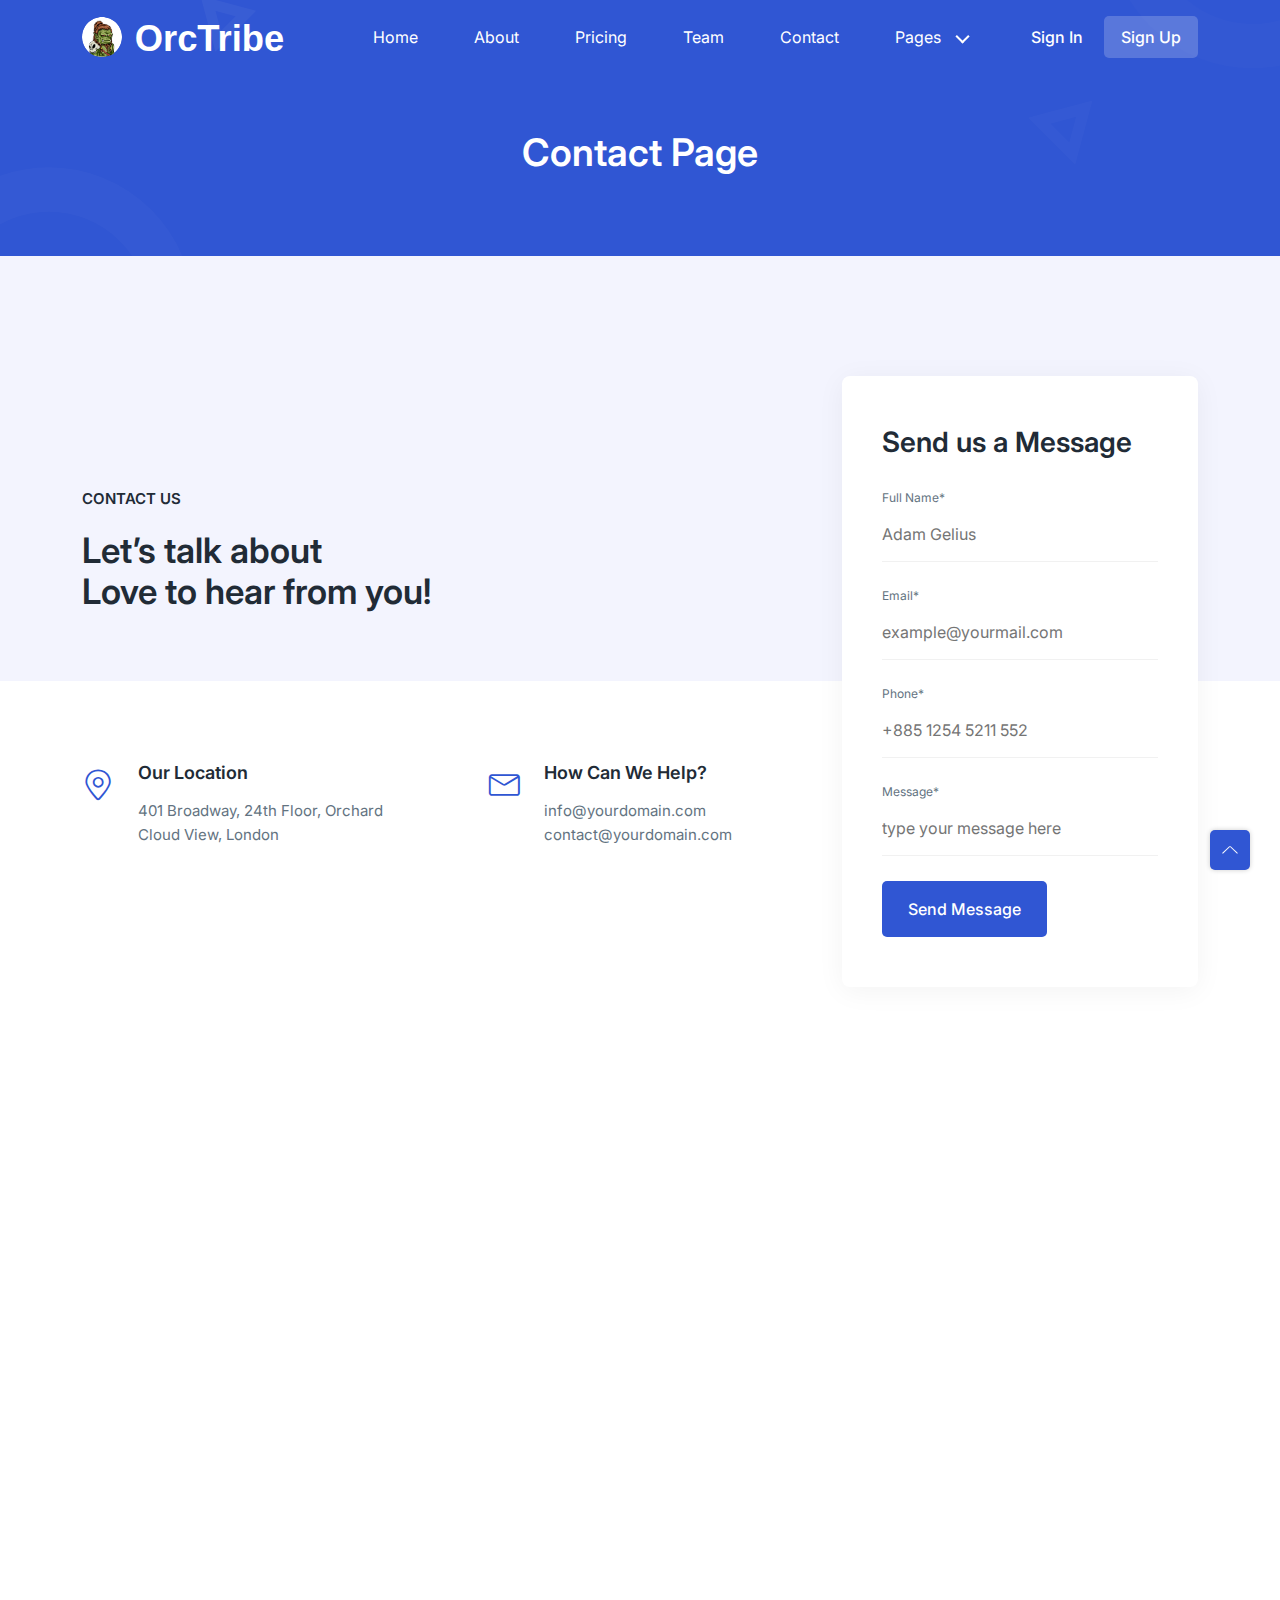
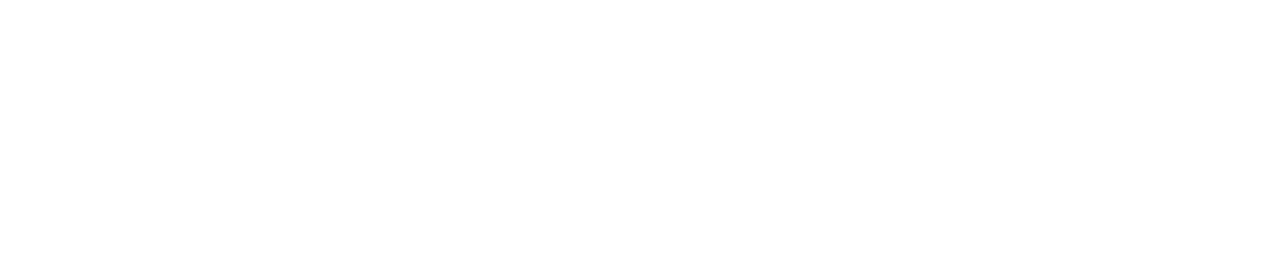
<file: docs/contact.html>
<!-- =========

	Template Name: Play
	Author: UIdeck
	Author URI: https://uideck.com/
	Support: https://uideck.com/support/
	Version: 1.1

========== -->

<!DOCTYPE html>
<html lang="en">
  <head>
    <meta charset="UTF-8" />
    <meta http-equiv="X-UA-Compatible" content="IE=edge" />
    <meta name="viewport" content="width=device-width, initial-scale=1.0" />
    <title>Play | Open source Project by UIdeck</title>

    <!--====== Favicon Icon ======-->
    <link
      rel="shortcut icon"
      href="assets/images/favicon.svg"
      type="image/svg"
    />

    <!-- ===== All CSS files ===== -->
    <link rel="stylesheet" href="assets/css/bootstrap.min.css" />
    <link rel="stylesheet" href="assets/css/animate.css" />
    <link rel="stylesheet" href="assets/css/lineicons.css" />
    <link rel="stylesheet" href="assets/css/ud-styles.css" />
  </head>
  <body>
    <!-- ====== Header Start ====== -->
    <header class="ud-header">
      <div class="container">
        <div class="row">
          <div class="col-lg-12">
            <nav class="navbar navbar-expand-lg">
              <a class="navbar-brand" href="index.html">
                <img src="assets/images/logo/logo.svg" alt="Logo" />
              </a>
              <button class="navbar-toggler">
                <span class="toggler-icon"> </span>
                <span class="toggler-icon"> </span>
                <span class="toggler-icon"> </span>
              </button>

              <div class="navbar-collapse">
                <ul id="nav" class="navbar-nav mx-auto">
                  <li class="nav-item">
                    <a class="ud-menu-scroll" href="#home">Home</a>
                  </li>

                  <li class="nav-item">
                    <a class="ud-menu-scroll" href="#about">About</a>
                  </li>
                  <li class="nav-item">
                    <a class="ud-menu-scroll" href="#pricing">Pricing</a>
                  </li>
                  <li class="nav-item">
                    <a class="ud-menu-scroll" href="#team">Team</a>
                  </li>
                  <li class="nav-item">
                    <a class="ud-menu-scroll" href="#contact">Contact</a>
                  </li>
                  <li class="nav-item nav-item-has-children">
                    <a href="javascript:void(0)"> Pages </a>
                    <ul class="ud-submenu">
                      <li class="ud-submenu-item">
                        <a href="about.html" class="ud-submenu-link">
                          About Page
                        </a>
                      </li>
                      <li class="ud-submenu-item">
                        <a href="pricing.html" class="ud-submenu-link">
                          Pricing Page
                        </a>
                      </li>
                      <li class="ud-submenu-item">
                        <a href="contact.html" class="ud-submenu-link">
                          Contact Page
                        </a>
                      </li>
                      <li class="ud-submenu-item">
                        <a href="blog.html" class="ud-submenu-link">
                          Blog Grid Page
                        </a>
                      </li>
                      <li class="ud-submenu-item">
                        <a href="blog-details.html" class="ud-submenu-link">
                          Blog Details Page
                        </a>
                      </li>
                      <li class="ud-submenu-item">
                        <a href="login.html" class="ud-submenu-link">
                          Sign In Page
                        </a>
                      </li>
                      <li class="ud-submenu-item">
                        <a href="404.html" class="ud-submenu-link">404 Page</a>
                      </li>
                    </ul>
                  </li>
                </ul>
              </div>

              <div class="navbar-btn d-none d-sm-inline-block">
                <a href="login.html" class="ud-main-btn ud-login-btn">
                  Sign In
                </a>
                <a class="ud-main-btn ud-white-btn" href="javascript:void(0)">
                  Sign Up
                </a>
              </div>
            </nav>
          </div>
        </div>
      </div>
    </header>
    <!-- ====== Header End ====== -->

    <!-- ====== Banner Start ====== -->
    <section class="ud-page-banner">
      <div class="container">
        <div class="row">
          <div class="col-lg-12">
            <div class="ud-banner-content">
              <h1>Contact Page</h1>
            </div>
          </div>
        </div>
      </div>
    </section>
    <!-- ====== Banner End ====== -->

    <!-- ====== Contact Start ====== -->
    <section id="contact" class="ud-contact">
      <div class="container">
        <div class="row align-items-center">
          <div class="col-xl-8 col-lg-7">
            <div class="ud-contact-content-wrapper">
              <div class="ud-contact-title">
                <span>CONTACT US</span>
                <h2>
                  Let’s talk about <br />
                  Love to hear from you!
                </h2>
              </div>
              <div class="ud-contact-info-wrapper">
                <div class="ud-single-info">
                  <div class="ud-info-icon">
                    <i class="lni lni-map-marker"></i>
                  </div>
                  <div class="ud-info-meta">
                    <h5>Our Location</h5>
                    <p>401 Broadway, 24th Floor, Orchard Cloud View, London</p>
                  </div>
                </div>
                <div class="ud-single-info">
                  <div class="ud-info-icon">
                    <i class="lni lni-envelope"></i>
                  </div>
                  <div class="ud-info-meta">
                    <h5>How Can We Help?</h5>
                    <p>info@yourdomain.com</p>
                    <p>contact@yourdomain.com</p>
                  </div>
                </div>
              </div>
            </div>
          </div>
          <div class="col-xl-4 col-lg-5">
            <div
              class="ud-contact-form-wrapper wow fadeInUp"
              data-wow-delay=".2s"
            >
              <h3 class="ud-contact-form-title">Send us a Message</h3>
              <form class="ud-contact-form">
                <div class="ud-form-group">
                  <label for="fullName">Full Name*</label>
                  <input
                    type="text"
                    name="fullName"
                    placeholder="Adam Gelius"
                  />
                </div>
                <div class="ud-form-group">
                  <label for="email">Email*</label>
                  <input
                    type="email"
                    name="email"
                    placeholder="example@yourmail.com"
                  />
                </div>
                <div class="ud-form-group">
                  <label for="phone">Phone*</label>
                  <input
                    type="text"
                    name="phone"
                    placeholder="+885 1254 5211 552"
                  />
                </div>
                <div class="ud-form-group">
                  <label for="message">Message*</label>
                  <textarea
                    name="message"
                    rows="1"
                    placeholder="type your message here"
                  ></textarea>
                </div>
                <div class="ud-form-group mb-0">
                  <button type="submit" class="ud-main-btn">
                    Send Message
                  </button>
                </div>
              </form>
            </div>
          </div>
        </div>
      </div>
    </section>
    <!-- ====== Contact End ====== -->

    <!-- ====== Footer Start ====== -->
    <footer class="ud-footer wow fadeInUp" data-wow-delay=".15s">
      <div class="shape shape-1">
        <img src="assets/images/footer/shape-1.svg" alt="shape" />
      </div>
      <div class="shape shape-2">
        <img src="assets/images/footer/shape-2.svg" alt="shape" />
      </div>
      <div class="shape shape-3">
        <img src="assets/images/footer/shape-3.svg" alt="shape" />
      </div>
      <div class="ud-footer-widgets">
        <div class="container">
          <div class="row">
            <div class="col-xl-3 col-lg-4 col-md-6">
              <div class="ud-widget">
                <a href="index.html" class="ud-footer-logo">
                  <img src="assets/images/logo/logo.svg" alt="logo" />
                </a>
                <p class="ud-widget-desc">
                  We create digital experiences for brands and companies by
                  using technology.
                </p>
                <ul class="ud-widget-socials">
                  <li>
                    <a href="https://twitter.com/MusharofChy">
                      <i class="lni lni-facebook-filled"></i>
                    </a>
                  </li>
                  <li>
                    <a href="https://twitter.com/MusharofChy">
                      <i class="lni lni-twitter-filled"></i>
                    </a>
                  </li>
                  <li>
                    <a href="https://twitter.com/MusharofChy">
                      <i class="lni lni-instagram-filled"></i>
                    </a>
                  </li>
                  <li>
                    <a href="https://twitter.com/MusharofChy">
                      <i class="lni lni-linkedin-original"></i>
                    </a>
                  </li>
                </ul>
              </div>
            </div>

            <div class="col-xl-2 col-lg-2 col-md-6 col-sm-6">
              <div class="ud-widget">
                <h5 class="ud-widget-title">About Us</h5>
                <ul class="ud-widget-links">
                  <li>
                    <a href="javascript:void(0)">Home</a>
                  </li>
                  <li>
                    <a href="javascript:void(0)">Features</a>
                  </li>
                  <li>
                    <a href="javascript:void(0)">About</a>
                  </li>
                  <li>
                    <a href="javascript:void(0)">Testimonial</a>
                  </li>
                </ul>
              </div>
            </div>
            <div class="col-xl-2 col-lg-3 col-md-6 col-sm-6">
              <div class="ud-widget">
                <h5 class="ud-widget-title">Features</h5>
                <ul class="ud-widget-links">
                  <li>
                    <a href="javascript:void(0)">How it works</a>
                  </li>
                  <li>
                    <a href="javascript:void(0)">Privacy policy</a>
                  </li>
                  <li>
                    <a href="javascript:void(0)">Terms of service</a>
                  </li>
                  <li>
                    <a href="javascript:void(0)">Refund policy</a>
                  </li>
                </ul>
              </div>
            </div>
            <div class="col-xl-2 col-lg-3 col-md-6 col-sm-6">
              <div class="ud-widget">
                <h5 class="ud-widget-title">Our Products</h5>
                <ul class="ud-widget-links">
                  <li>
                    <a
                      href="https://lineicons.com/"
                      rel="nofollow noopner"
                      target="_blank"
                      >Lineicons
                    </a>
                  </li>
                  <li>
                    <a
                      href="https://ecommercehtml.com/"
                      rel="nofollow noopner"
                      target="_blank"
                      >Ecommerce HTML</a
                    >
                  </li>
                  <li>
                    <a
                      href="https://ayroui.com/"
                      rel="nofollow noopner"
                      target="_blank"
                      >Ayro UI</a
                    >
                  </li>
                  <li>
                    <a
                      href="https://graygrids.com/"
                      rel="nofollow noopner"
                      target="_blank"
                      >Plain Admin</a
                    >
                  </li>
                </ul>
              </div>
            </div>
            <div class="col-xl-3 col-lg-6 col-md-8 col-sm-10">
              <div class="ud-widget">
                <h5 class="ud-widget-title">Partners</h5>
                <ul class="ud-widget-brands">
                  <li>
                    <a
                      href="https://ayroui.com/"
                      rel="nofollow noopner"
                      target="_blank"
                    >
                      <img
                        src="assets/images/footer/brands/ayroui.svg"
                        alt="ayroui"
                      />
                    </a>
                  </li>
                  <li>
                    <a
                      href="https://ecommercehtml.com/"
                      rel="nofollow noopner"
                      target="_blank"
                    >
                      <img
                        src="assets/images/footer/brands/ecommerce-html.svg"
                        alt="ecommerce-html"
                      />
                    </a>
                  </li>
                  <li>
                    <a
                      href="https://graygrids.com/"
                      rel="nofollow noopner"
                      target="_blank"
                    >
                      <img
                        src="assets/images/footer/brands/graygrids.svg"
                        alt="graygrids"
                      />
                    </a>
                  </li>
                  <li>
                    <a
                      href="https://lineicons.com/"
                      rel="nofollow noopner"
                      target="_blank"
                    >
                      <img
                        src="assets/images/footer/brands/lineicons.svg"
                        alt="lineicons"
                      />
                    </a>
                  </li>
                  <li>
                    <a
                      href="https://uideck.com/"
                      rel="nofollow noopner"
                      target="_blank"
                    >
                      <img
                        src="assets/images/footer/brands/uideck.svg"
                        alt="uideck"
                      />
                    </a>
                  </li>
                  <li>
                    <a
                      href="https://tailwindtemplates.co/"
                      rel="nofollow noopner"
                      target="_blank"
                    >
                      <img
                        src="assets/images/footer/brands/tailwindtemplates.svg"
                        alt="tailwindtemplates"
                      />
                    </a>
                  </li>
                </ul>
              </div>
            </div>
          </div>
        </div>
      </div>
      <div class="ud-footer-bottom">
        <div class="container">
          <div class="row">
            <div class="col-md-8">
              <ul class="ud-footer-bottom-left">
                <li>
                  <a href="javascript:void(0)">Privacy policy</a>
                </li>
                <li>
                  <a href="javascript:void(0)">Support policy</a>
                </li>
                <li>
                  <a href="javascript:void(0)">Terms of service</a>
                </li>
              </ul>
            </div>
            <div class="col-md-4">
              <p class="ud-footer-bottom-right">
                Designed and Developed by
                <a href="https://uideck.com" rel="nofollow">UIdeck</a>
              </p>
            </div>
          </div>
        </div>
      </div>
    </footer>
    <!-- ====== Footer End ====== -->

    <!-- ====== Back To Top Start ====== -->
    <a href="javascript:void(0)" class="back-to-top">
      <i class="lni lni-chevron-up"> </i>
    </a>
    <!-- ====== Back To Top End ====== -->

    <!-- ====== All Javascript Files ====== -->
    <script src="assets/js/bootstrap.bundle.min.js"></script>
    <script src="assets/js/wow.min.js"></script>
    <script src="assets/js/main.js"></script>
  </body>
</html>
</file>
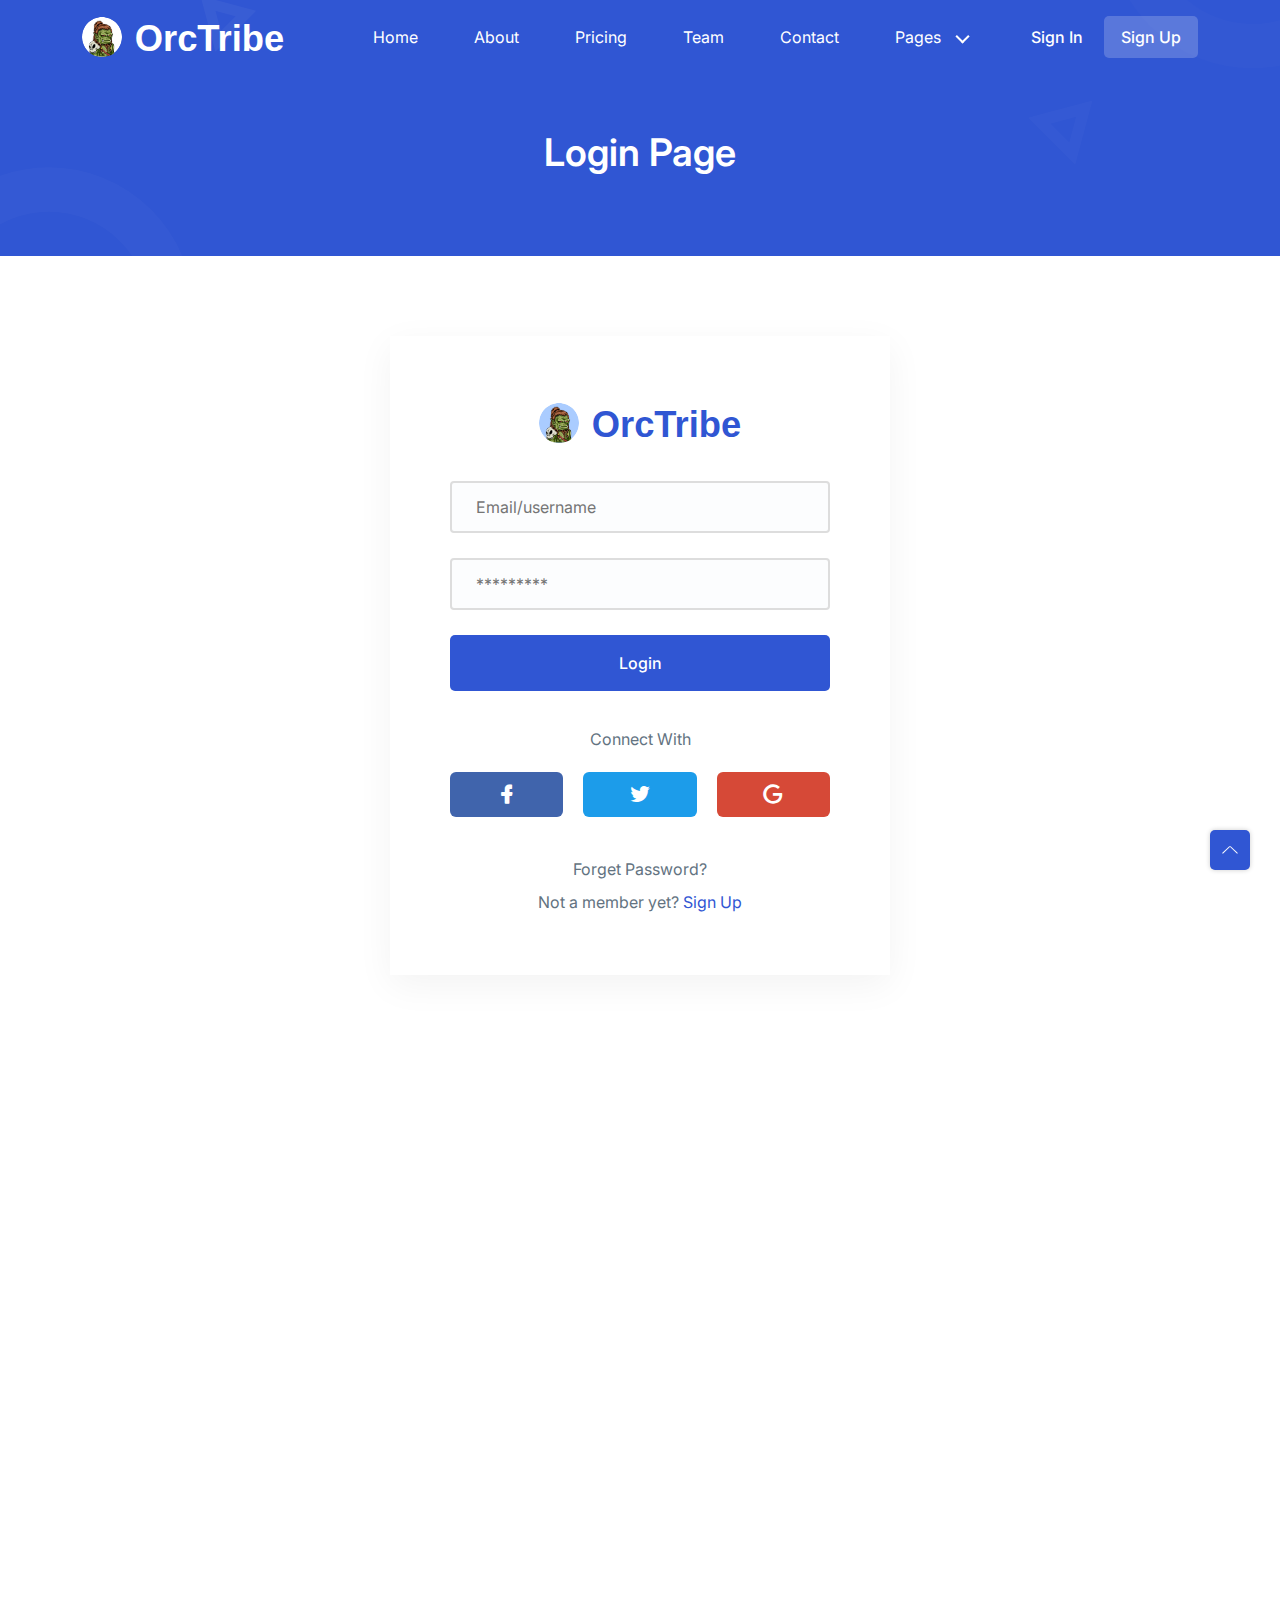
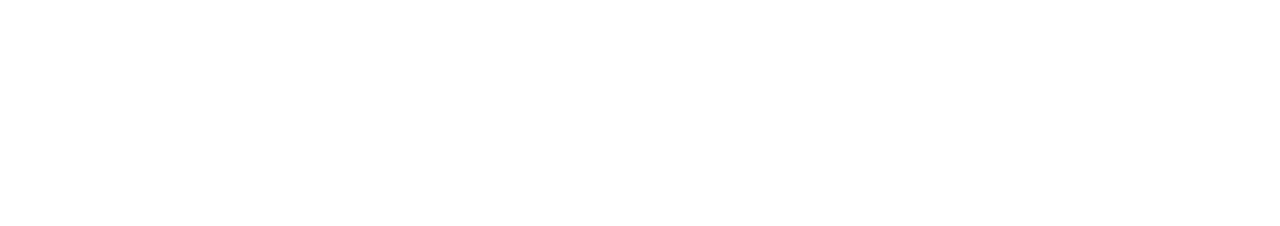
<file: docs/login.html>
<!-- =========

	Template Name: Play
	Author: UIdeck
	Author URI: https://uideck.com/
	Support: https://uideck.com/support/
	Version: 1.1

========== -->

<!DOCTYPE html>
<html lang="en">
  <head>
    <meta charset="UTF-8" />
    <meta http-equiv="X-UA-Compatible" content="IE=edge" />
    <meta name="viewport" content="width=device-width, initial-scale=1.0" />
    <title>Play | Open source Project by UIdeck</title>

    <!--====== Favicon Icon ======-->
    <link
      rel="shortcut icon"
      href="assets/images/favicon.svg"
      type="image/svg"
    />

    <!-- ===== All CSS files ===== -->
    <link rel="stylesheet" href="assets/css/bootstrap.min.css" />
    <link rel="stylesheet" href="assets/css/animate.css" />
    <link rel="stylesheet" href="assets/css/lineicons.css" />
    <link rel="stylesheet" href="assets/css/ud-styles.css" />
  </head>
  <body>
    <!-- ====== Header Start ====== -->
    <header class="ud-header">
      <div class="container">
        <div class="row">
          <div class="col-lg-12">
            <nav class="navbar navbar-expand-lg">
              <a class="navbar-brand" href="index.html">
                <img src="assets/images/logo/logo.svg" alt="Logo" />
              </a>
              <button class="navbar-toggler">
                <span class="toggler-icon"> </span>
                <span class="toggler-icon"> </span>
                <span class="toggler-icon"> </span>
              </button>

              <div class="navbar-collapse">
                <ul id="nav" class="navbar-nav mx-auto">
                  <li class="nav-item">
                    <a class="ud-menu-scroll" href="#home">Home</a>
                  </li>

                  <li class="nav-item">
                    <a class="ud-menu-scroll" href="#about">About</a>
                  </li>
                  <li class="nav-item">
                    <a class="ud-menu-scroll" href="#pricing">Pricing</a>
                  </li>
                  <li class="nav-item">
                    <a class="ud-menu-scroll" href="#team">Team</a>
                  </li>
                  <li class="nav-item">
                    <a class="ud-menu-scroll" href="#contact">Contact</a>
                  </li>
                  <li class="nav-item nav-item-has-children">
                    <a href="javascript:void(0)"> Pages </a>
                    <ul class="ud-submenu">
                      <li class="ud-submenu-item">
                        <a href="about.html" class="ud-submenu-link">
                          About Page
                        </a>
                      </li>
                      <li class="ud-submenu-item">
                        <a href="pricing.html" class="ud-submenu-link">
                          Pricing Page
                        </a>
                      </li>
                      <li class="ud-submenu-item">
                        <a href="contact.html" class="ud-submenu-link">
                          Contact Page
                        </a>
                      </li>
                      <li class="ud-submenu-item">
                        <a href="blog.html" class="ud-submenu-link">
                          Blog Grid Page
                        </a>
                      </li>
                      <li class="ud-submenu-item">
                        <a href="blog-details.html" class="ud-submenu-link">
                          Blog Details Page
                        </a>
                      </li>
                      <li class="ud-submenu-item">
                        <a href="login.html" class="ud-submenu-link">
                          Sign In Page
                        </a>
                      </li>
                      <li class="ud-submenu-item">
                        <a href="404.html" class="ud-submenu-link">404 Page</a>
                      </li>
                    </ul>
                  </li>
                </ul>
              </div>

              <div class="navbar-btn d-none d-sm-inline-block">
                <a href="login.html" class="ud-main-btn ud-login-btn">
                  Sign In
                </a>
                <a class="ud-main-btn ud-white-btn" href="javascript:void(0)">
                  Sign Up
                </a>
              </div>
            </nav>
          </div>
        </div>
      </div>
    </header>
    <!-- ====== Header End ====== -->

    <!-- ====== Banner Start ====== -->
    <section class="ud-page-banner">
      <div class="container">
        <div class="row">
          <div class="col-lg-12">
            <div class="ud-banner-content">
              <h1>Login Page</h1>
            </div>
          </div>
        </div>
      </div>
    </section>
    <!-- ====== Banner End ====== -->

    <!-- ====== Login Start ====== -->
    <section class="ud-login">
      <div class="container">
        <div class="row">
          <div class="col-lg-12">
            <div class="ud-login-wrapper">
              <div class="ud-login-logo">
                <img src="assets/images/logo/logo-2.svg" alt="logo" />
              </div>
              <form class="ud-login-form">
                <div class="ud-form-group">
                  <input
                    type="email"
                    name="email"
                    placeholder="Email/username"
                  />
                </div>
                <div class="ud-form-group">
                  <input
                    type="password"
                    name="password"
                    placeholder="*********"
                  />
                </div>
                <div class="ud-form-group">
                  <button type="submit" class="ud-main-btn w-100">Login</button>
                </div>
              </form>

              <div class="ud-socials-connect">
                <p>Connect With</p>

                <ul>
                  <li>
                    <a href="javascript:void(0)" class="facebook">
                      <i class="lni lni-facebook-filled"></i>
                    </a>
                  </li>
                  <li>
                    <a href="javascript:void(0)" class="twitter">
                      <i class="lni lni-twitter-filled"></i>
                    </a>
                  </li>
                  <li>
                    <a href="javascript:void(0)" class="google">
                      <i class="lni lni-google"></i>
                    </a>
                  </li>
                </ul>
              </div>

              <a class="forget-pass" href="javascript:void(0)">
                Forget Password?
              </a>
              <p class="signup-option">
                Not a member yet? <a href="javascript:void(0)"> Sign Up </a>
              </p>
            </div>
          </div>
        </div>
      </div>
    </section>
    <!-- ====== Login End ====== -->

    <!-- ====== Footer Start ====== -->
    <footer class="ud-footer wow fadeInUp" data-wow-delay=".15s">
      <div class="shape shape-1">
        <img src="assets/images/footer/shape-1.svg" alt="shape" />
      </div>
      <div class="shape shape-2">
        <img src="assets/images/footer/shape-2.svg" alt="shape" />
      </div>
      <div class="shape shape-3">
        <img src="assets/images/footer/shape-3.svg" alt="shape" />
      </div>
      <div class="ud-footer-widgets">
        <div class="container">
          <div class="row">
            <div class="col-xl-3 col-lg-4 col-md-6">
              <div class="ud-widget">
                <a href="index.html" class="ud-footer-logo">
                  <img src="assets/images/logo/logo.svg" alt="logo" />
                </a>
                <p class="ud-widget-desc">
                  We create digital experiences for brands and companies by
                  using technology.
                </p>
                <ul class="ud-widget-socials">
                  <li>
                    <a href="https://twitter.com/MusharofChy">
                      <i class="lni lni-facebook-filled"></i>
                    </a>
                  </li>
                  <li>
                    <a href="https://twitter.com/MusharofChy">
                      <i class="lni lni-twitter-filled"></i>
                    </a>
                  </li>
                  <li>
                    <a href="https://twitter.com/MusharofChy">
                      <i class="lni lni-instagram-filled"></i>
                    </a>
                  </li>
                  <li>
                    <a href="https://twitter.com/MusharofChy">
                      <i class="lni lni-linkedin-original"></i>
                    </a>
                  </li>
                </ul>
              </div>
            </div>

            <div class="col-xl-2 col-lg-2 col-md-6 col-sm-6">
              <div class="ud-widget">
                <h5 class="ud-widget-title">About Us</h5>
                <ul class="ud-widget-links">
                  <li>
                    <a href="javascript:void(0)">Home</a>
                  </li>
                  <li>
                    <a href="javascript:void(0)">Features</a>
                  </li>
                  <li>
                    <a href="javascript:void(0)">About</a>
                  </li>
                  <li>
                    <a href="javascript:void(0)">Testimonial</a>
                  </li>
                </ul>
              </div>
            </div>
            <div class="col-xl-2 col-lg-3 col-md-6 col-sm-6">
              <div class="ud-widget">
                <h5 class="ud-widget-title">Features</h5>
                <ul class="ud-widget-links">
                  <li>
                    <a href="javascript:void(0)">How it works</a>
                  </li>
                  <li>
                    <a href="javascript:void(0)">Privacy policy</a>
                  </li>
                  <li>
                    <a href="javascript:void(0)">Terms of service</a>
                  </li>
                  <li>
                    <a href="javascript:void(0)">Refund policy</a>
                  </li>
                </ul>
              </div>
            </div>
            <div class="col-xl-2 col-lg-3 col-md-6 col-sm-6">
              <div class="ud-widget">
                <h5 class="ud-widget-title">Our Products</h5>
                <ul class="ud-widget-links">
                  <li>
                    <a
                      href="https://lineicons.com/"
                      rel="nofollow noopner"
                      target="_blank"
                      >Lineicons
                    </a>
                  </li>
                  <li>
                    <a
                      href="https://ecommercehtml.com/"
                      rel="nofollow noopner"
                      target="_blank"
                      >Ecommerce HTML</a
                    >
                  </li>
                  <li>
                    <a
                      href="https://ayroui.com/"
                      rel="nofollow noopner"
                      target="_blank"
                      >Ayro UI</a
                    >
                  </li>
                  <li>
                    <a
                      href="https://graygrids.com/"
                      rel="nofollow noopner"
                      target="_blank"
                      >Plain Admin</a
                    >
                  </li>
                </ul>
              </div>
            </div>
            <div class="col-xl-3 col-lg-6 col-md-8 col-sm-10">
              <div class="ud-widget">
                <h5 class="ud-widget-title">Partners</h5>
                <ul class="ud-widget-brands">
                  <li>
                    <a
                      href="https://ayroui.com/"
                      rel="nofollow noopner"
                      target="_blank"
                    >
                      <img
                        src="assets/images/footer/brands/ayroui.svg"
                        alt="ayroui"
                      />
                    </a>
                  </li>
                  <li>
                    <a
                      href="https://ecommercehtml.com/"
                      rel="nofollow noopner"
                      target="_blank"
                    >
                      <img
                        src="assets/images/footer/brands/ecommerce-html.svg"
                        alt="ecommerce-html"
                      />
                    </a>
                  </li>
                  <li>
                    <a
                      href="https://graygrids.com/"
                      rel="nofollow noopner"
                      target="_blank"
                    >
                      <img
                        src="assets/images/footer/brands/graygrids.svg"
                        alt="graygrids"
                      />
                    </a>
                  </li>
                  <li>
                    <a
                      href="https://lineicons.com/"
                      rel="nofollow noopner"
                      target="_blank"
                    >
                      <img
                        src="assets/images/footer/brands/lineicons.svg"
                        alt="lineicons"
                      />
                    </a>
                  </li>
                  <li>
                    <a
                      href="https://uideck.com/"
                      rel="nofollow noopner"
                      target="_blank"
                    >
                      <img
                        src="assets/images/footer/brands/uideck.svg"
                        alt="uideck"
                      />
                    </a>
                  </li>
                  <li>
                    <a
                      href="https://tailwindtemplates.co/"
                      rel="nofollow noopner"
                      target="_blank"
                    >
                      <img
                        src="assets/images/footer/brands/tailwindtemplates.svg"
                        alt="tailwindtemplates"
                      />
                    </a>
                  </li>
                </ul>
              </div>
            </div>
          </div>
        </div>
      </div>
      <div class="ud-footer-bottom">
        <div class="container">
          <div class="row">
            <div class="col-md-8">
              <ul class="ud-footer-bottom-left">
                <li>
                  <a href="javascript:void(0)">Privacy policy</a>
                </li>
                <li>
                  <a href="javascript:void(0)">Support policy</a>
                </li>
                <li>
                  <a href="javascript:void(0)">Terms of service</a>
                </li>
              </ul>
            </div>
            <div class="col-md-4">
              <p class="ud-footer-bottom-right">
                Designed and Developed by
                <a href="https://uideck.com" rel="nofollow">UIdeck</a>
              </p>
            </div>
          </div>
        </div>
      </div>
    </footer>
    <!-- ====== Footer End ====== -->

    <!-- ====== Back To Top Start ====== -->
    <a href="javascript:void(0)" class="back-to-top">
      <i class="lni lni-chevron-up"> </i>
    </a>
    <!-- ====== Back To Top End ====== -->

    <!-- ====== All Javascript Files ====== -->
    <script src="assets/js/bootstrap.bundle.min.js"></script>
    <script src="assets/js/wow.min.js"></script>
    <script src="assets/js/main.js"></script>
  </body>
</html>
</file>
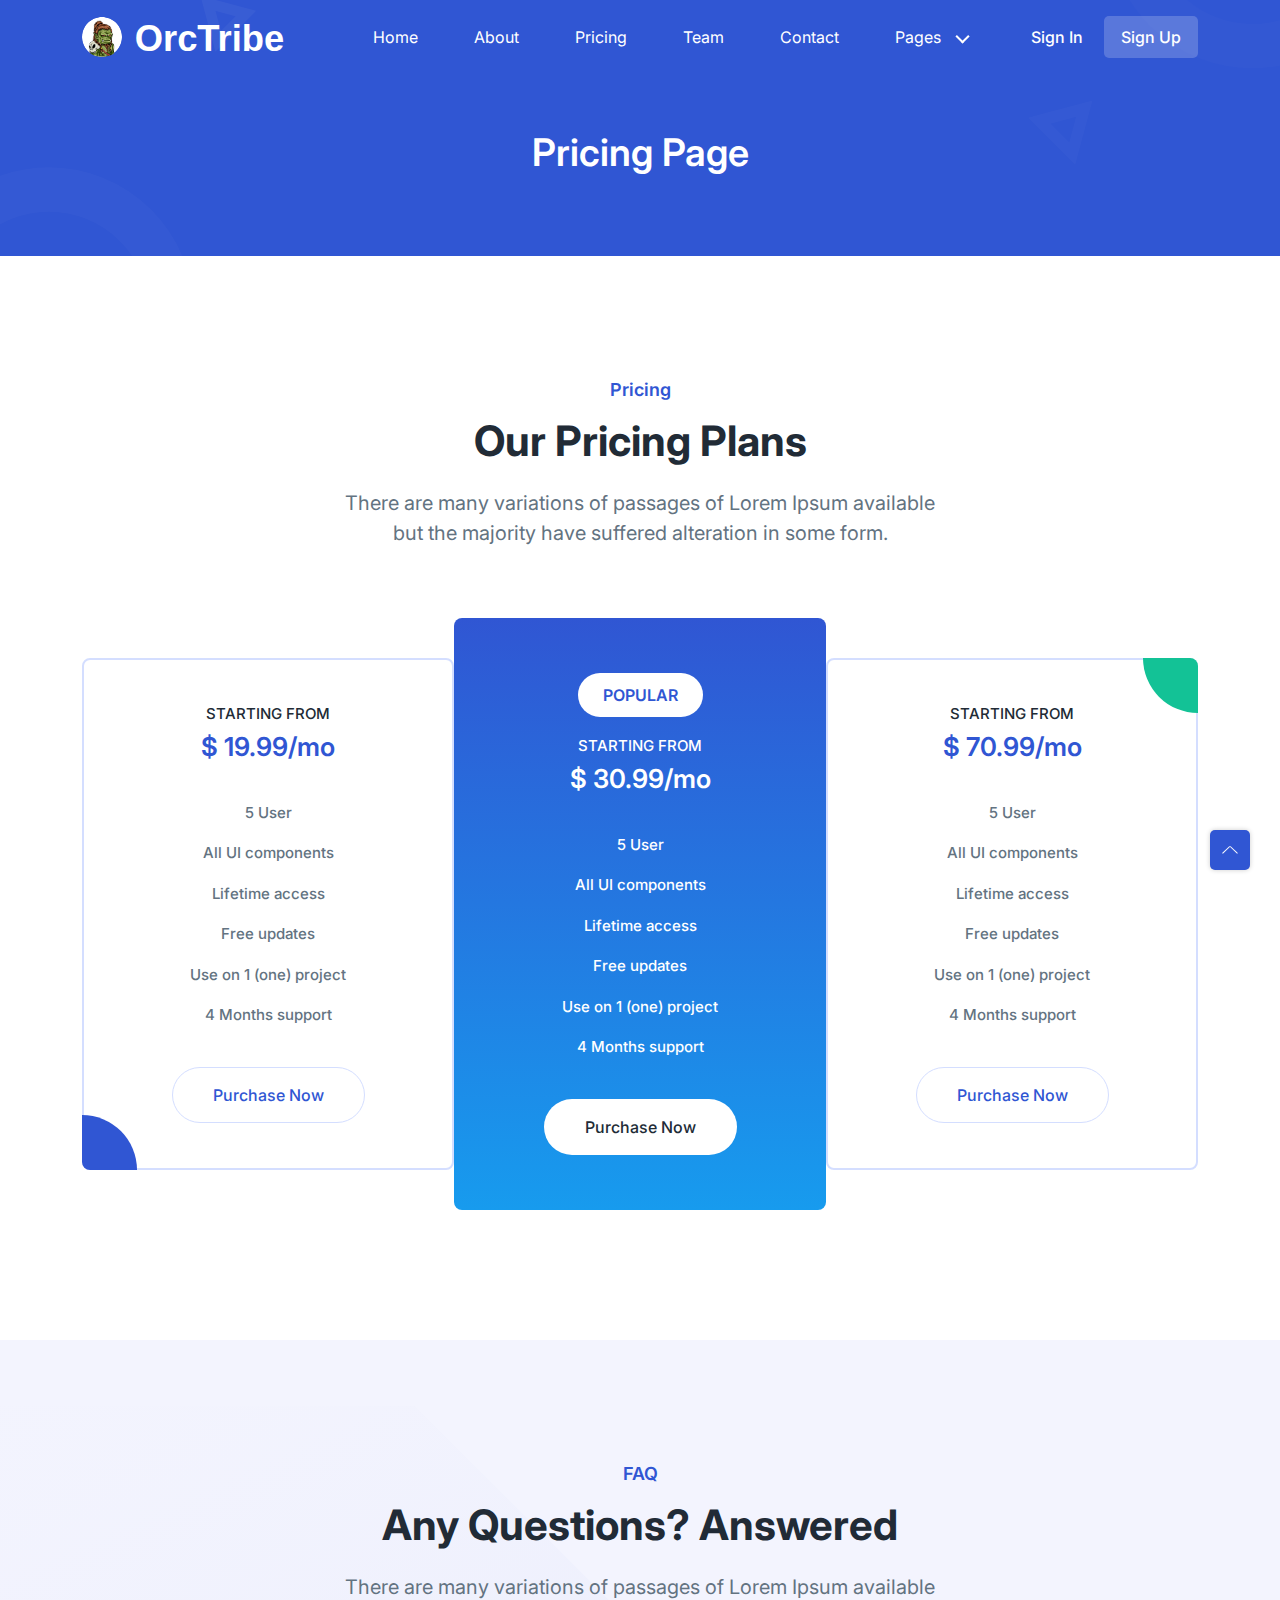
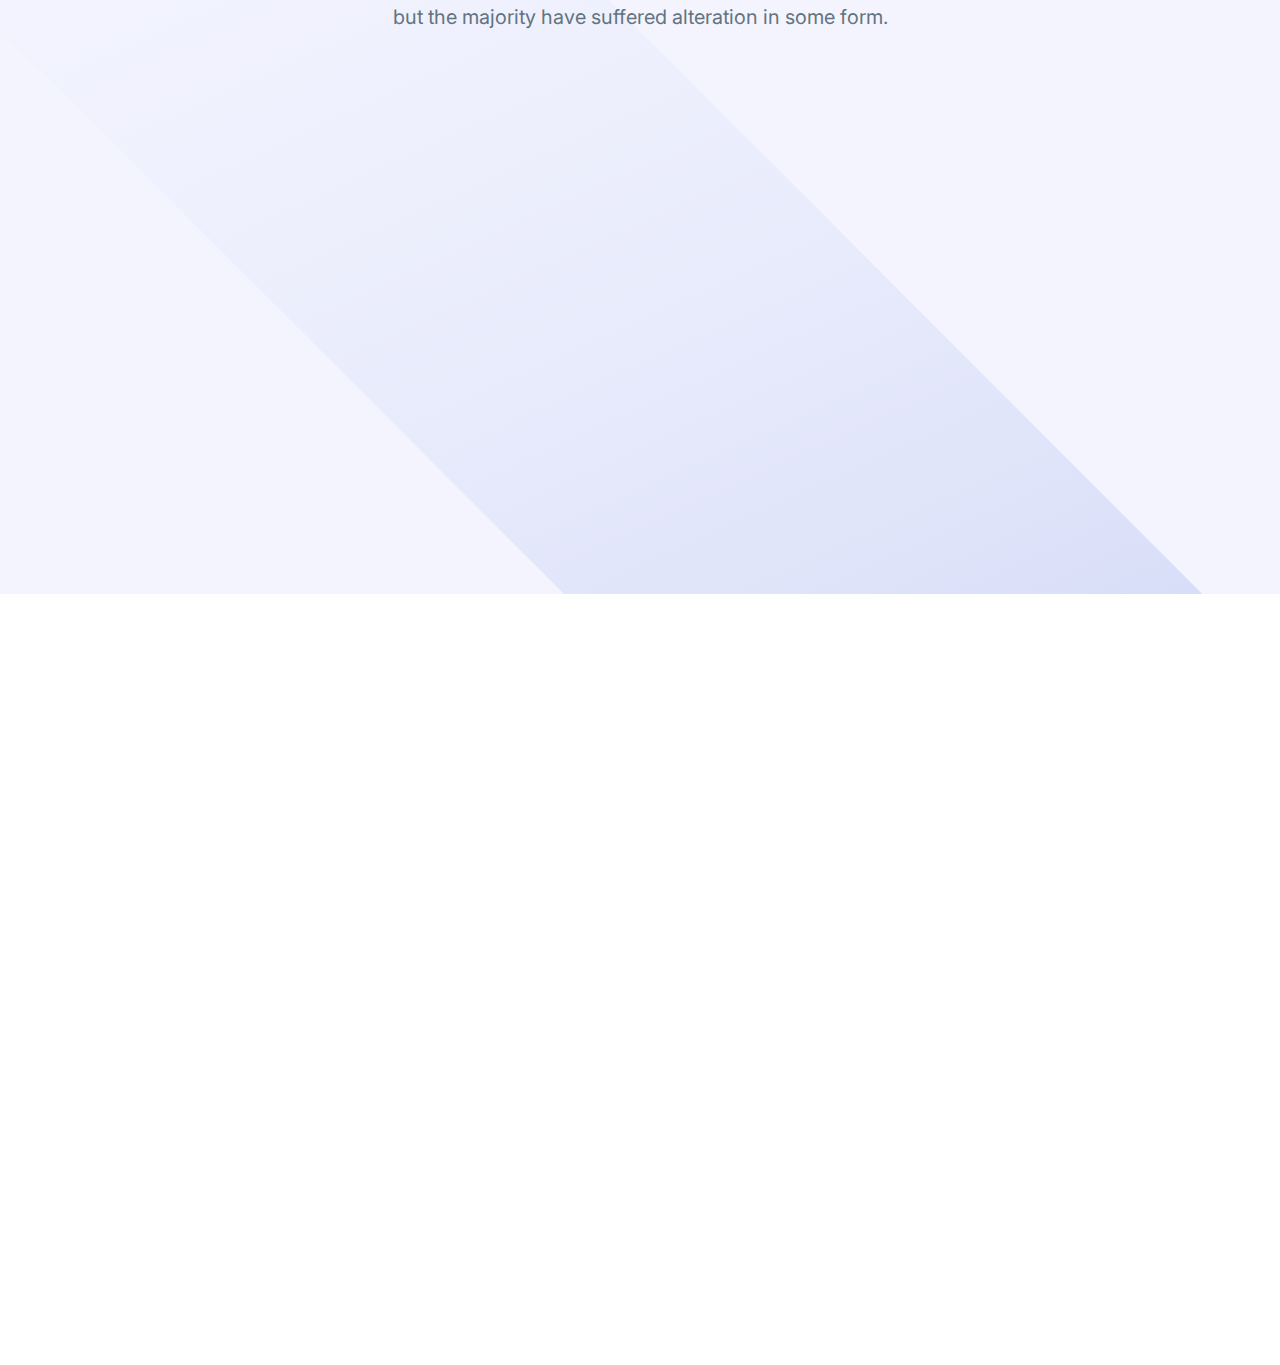
<file: docs/pricing.html>
<!-- =========

	Template Name: Play
	Author: UIdeck
	Author URI: https://uideck.com/
	Support: https://uideck.com/support/
	Version: 1.1

========== -->

<!DOCTYPE html>
<html lang="en">
  <head>
    <meta charset="UTF-8" />
    <meta http-equiv="X-UA-Compatible" content="IE=edge" />
    <meta name="viewport" content="width=device-width, initial-scale=1.0" />
    <title>Play | Open source Project by UIdeck</title>

    <!--====== Favicon Icon ======-->
    <link
      rel="shortcut icon"
      href="assets/images/favicon.svg"
      type="image/svg"
    />

    <!-- ===== All CSS files ===== -->
    <link rel="stylesheet" href="assets/css/bootstrap.min.css" />
    <link rel="stylesheet" href="assets/css/animate.css" />
    <link rel="stylesheet" href="assets/css/lineicons.css" />
    <link rel="stylesheet" href="assets/css/ud-styles.css" />
  </head>
  <body>
    <!-- ====== Header Start ====== -->
    <header class="ud-header">
      <div class="container">
        <div class="row">
          <div class="col-lg-12">
            <nav class="navbar navbar-expand-lg">
              <a class="navbar-brand" href="index.html">
                <img src="assets/images/logo/logo.svg" alt="Logo" />
              </a>
              <button class="navbar-toggler">
                <span class="toggler-icon"> </span>
                <span class="toggler-icon"> </span>
                <span class="toggler-icon"> </span>
              </button>

              <div class="navbar-collapse">
                <ul id="nav" class="navbar-nav mx-auto">
                  <li class="nav-item">
                    <a class="ud-menu-scroll" href="#home">Home</a>
                  </li>

                  <li class="nav-item">
                    <a class="ud-menu-scroll" href="#about">About</a>
                  </li>
                  <li class="nav-item">
                    <a class="ud-menu-scroll" href="#pricing">Pricing</a>
                  </li>
                  <li class="nav-item">
                    <a class="ud-menu-scroll" href="#team">Team</a>
                  </li>
                  <li class="nav-item">
                    <a class="ud-menu-scroll" href="#contact">Contact</a>
                  </li>

                  <li class="nav-item nav-item-has-children">
                    <a href="javascript:void(0)"> Pages </a>
                    <ul class="ud-submenu">
                      <li class="ud-submenu-item">
                        <a href="about.html" class="ud-submenu-link">
                          About Page
                        </a>
                      </li>
                      <li class="ud-submenu-item">
                        <a href="pricing.html" class="ud-submenu-link">
                          Pricing Page
                        </a>
                      </li>
                      <li class="ud-submenu-item">
                        <a href="contact.html" class="ud-submenu-link">
                          Contact Page
                        </a>
                      </li>
                      <li class="ud-submenu-item">
                        <a href="blog.html" class="ud-submenu-link">
                          Blog Grid Page
                        </a>
                      </li>
                      <li class="ud-submenu-item">
                        <a href="blog-details.html" class="ud-submenu-link">
                          Blog Details Page
                        </a>
                      </li>
                      <li class="ud-submenu-item">
                        <a href="login.html" class="ud-submenu-link">
                          Sign In Page
                        </a>
                      </li>
                      <li class="ud-submenu-item">
                        <a href="404.html" class="ud-submenu-link">404 Page</a>
                      </li>
                    </ul>
                  </li>
                </ul>
              </div>

              <div class="navbar-btn d-none d-sm-inline-block">
                <a href="login.html" class="ud-main-btn ud-login-btn">
                  Sign In
                </a>
                <a class="ud-main-btn ud-white-btn" href="javascript:void(0)">
                  Sign Up
                </a>
              </div>
            </nav>
          </div>
        </div>
      </div>
    </header>
    <!-- ====== Header End ====== -->

    <!-- ====== Banner Start ====== -->
    <section class="ud-page-banner">
      <div class="container">
        <div class="row">
          <div class="col-lg-12">
            <div class="ud-banner-content">
              <h1>Pricing Page</h1>
            </div>
          </div>
        </div>
      </div>
    </section>
    <!-- ====== Banner End ====== -->

    <!-- ====== Pricing Start ====== -->
    <section id="pricing" class="ud-pricing">
      <div class="container">
        <div class="row">
          <div class="col-lg-12">
            <div class="ud-section-title mx-auto text-center">
              <span>Pricing</span>
              <h2>Our Pricing Plans</h2>
              <p>
                There are many variations of passages of Lorem Ipsum available
                but the majority have suffered alteration in some form.
              </p>
            </div>
          </div>
        </div>

        <div class="row g-0 align-items-center justify-content-center">
          <div class="col-lg-4 col-md-6 col-sm-10">
            <div
              class="ud-single-pricing first-item wow fadeInUp"
              data-wow-delay=".15s"
            >
              <div class="ud-pricing-header">
                <h3>STARTING FROM</h3>
                <h4>$ 19.99/mo</h4>
              </div>
              <div class="ud-pricing-body">
                <ul>
                  <li>5 User</li>
                  <li>All UI components</li>
                  <li>Lifetime access</li>
                  <li>Free updates</li>
                  <li>Use on 1 (one) project</li>
                  <li>4 Months support</li>
                </ul>
              </div>
              <div class="ud-pricing-footer">
                <a href="javascript:void(0)" class="ud-main-btn ud-border-btn">
                  Purchase Now
                </a>
              </div>
            </div>
          </div>
          <div class="col-lg-4 col-md-6 col-sm-10">
            <div
              class="ud-single-pricing active wow fadeInUp"
              data-wow-delay=".1s"
            >
              <span class="ud-popular-tag">POPULAR</span>
              <div class="ud-pricing-header">
                <h3>STARTING FROM</h3>
                <h4>$ 30.99/mo</h4>
              </div>
              <div class="ud-pricing-body">
                <ul>
                  <li>5 User</li>
                  <li>All UI components</li>
                  <li>Lifetime access</li>
                  <li>Free updates</li>
                  <li>Use on 1 (one) project</li>
                  <li>4 Months support</li>
                </ul>
              </div>
              <div class="ud-pricing-footer">
                <a href="javascript:void(0)" class="ud-main-btn ud-white-btn">
                  Purchase Now
                </a>
              </div>
            </div>
          </div>
          <div class="col-lg-4 col-md-6 col-sm-10">
            <div
              class="ud-single-pricing last-item wow fadeInUp"
              data-wow-delay=".15s"
            >
              <div class="ud-pricing-header">
                <h3>STARTING FROM</h3>
                <h4>$ 70.99/mo</h4>
              </div>
              <div class="ud-pricing-body">
                <ul>
                  <li>5 User</li>
                  <li>All UI components</li>
                  <li>Lifetime access</li>
                  <li>Free updates</li>
                  <li>Use on 1 (one) project</li>
                  <li>4 Months support</li>
                </ul>
              </div>
              <div class="ud-pricing-footer">
                <a href="javascript:void(0)" class="ud-main-btn ud-border-btn">
                  Purchase Now
                </a>
              </div>
            </div>
          </div>
        </div>
      </div>
    </section>
    <!-- ====== Pricing End ====== -->

    <!-- ====== FAQ Start ====== -->
    <section id="faq" class="ud-faq">
      <div class="shape">
        <img src="assets/images/faq/shape.svg" alt="shape" />
      </div>
      <div class="container">
        <div class="row">
          <div class="col-lg-12">
            <div class="ud-section-title text-center mx-auto">
              <span>FAQ</span>
              <h2>Any Questions? Answered</h2>
              <p>
                There are many variations of passages of Lorem Ipsum available
                but the majority have suffered alteration in some form.
              </p>
            </div>
          </div>
        </div>

        <div class="row">
          <div class="col-lg-6">
            <div class="ud-single-faq wow fadeInUp" data-wow-delay=".1s">
              <div class="accordion">
                <button
                  class="ud-faq-btn collapsed"
                  data-bs-toggle="collapse"
                  data-bs-target="#collapseOne"
                >
                  <span class="icon flex-shrink-0">
                    <i class="lni lni-chevron-down"></i>
                  </span>
                  <span>How to use UIdeck?</span>
                </button>
                <div id="collapseOne" class="accordion-collapse collapse">
                  <div class="ud-faq-body">
                    Lorem Ipsum is simply dummy text of the printing and
                    typesetting industry. Lorem Ipsum has been the industry's
                    standard dummy text ever since the 1500s, when an unknown
                    printer took a galley of type and scrambled it to make a
                    type specimen book.
                  </div>
                </div>
              </div>
            </div>
            <div class="ud-single-faq wow fadeInUp" data-wow-delay=".15s">
              <div class="accordion">
                <button
                  class="ud-faq-btn collapsed"
                  data-bs-toggle="collapse"
                  data-bs-target="#collapseTwo"
                >
                  <span class="icon flex-shrink-0">
                    <i class="lni lni-chevron-down"></i>
                  </span>
                  <span>How to download icons from Lineicons?</span>
                </button>
                <div id="collapseTwo" class="accordion-collapse collapse">
                  <div class="ud-faq-body">
                    Lorem Ipsum is simply dummy text of the printing and
                    typesetting industry. Lorem Ipsum has been the industry's
                    standard dummy text ever since the 1500s, when an unknown
                    printer took a galley of type and scrambled it to make a
                    type specimen book.
                  </div>
                </div>
              </div>
            </div>
            <div class="ud-single-faq wow fadeInUp" data-wow-delay=".2s">
              <div class="accordion">
                <button
                  class="ud-faq-btn collapsed"
                  data-bs-toggle="collapse"
                  data-bs-target="#collapseThree"
                >
                  <span class="icon flex-shrink-0">
                    <i class="lni lni-chevron-down"></i>
                  </span>
                  <span>Is GrayGrids part of UIdeck?</span>
                </button>
                <div id="collapseThree" class="accordion-collapse collapse">
                  <div class="ud-faq-body">
                    Lorem Ipsum is simply dummy text of the printing and
                    typesetting industry. Lorem Ipsum has been the industry's
                    standard dummy text ever since the 1500s, when an unknown
                    printer took a galley of type and scrambled it to make a
                    type specimen book.
                  </div>
                </div>
              </div>
            </div>
          </div>
          <div class="col-lg-6">
            <div class="ud-single-faq wow fadeInUp" data-wow-delay=".1s">
              <div class="accordion">
                <button
                  class="ud-faq-btn collapsed"
                  data-bs-toggle="collapse"
                  data-bs-target="#collapseFour"
                >
                  <span class="icon flex-shrink-0">
                    <i class="lni lni-chevron-down"></i>
                  </span>
                  <span>Can I use this template for commercial project?</span>
                </button>
                <div id="collapseFour" class="accordion-collapse collapse">
                  <div class="ud-faq-body">
                    Lorem Ipsum is simply dummy text of the printing and
                    typesetting industry. Lorem Ipsum has been the industry's
                    standard dummy text ever since the 1500s, when an unknown
                    printer took a galley of type and scrambled it to make a
                    type specimen book.
                  </div>
                </div>
              </div>
            </div>
            <div class="ud-single-faq wow fadeInUp" data-wow-delay=".15s">
              <div class="accordion">
                <button
                  class="ud-faq-btn collapsed"
                  data-bs-toggle="collapse"
                  data-bs-target="#collapseFive"
                >
                  <span class="icon flex-shrink-0">
                    <i class="lni lni-chevron-down"></i>
                  </span>
                  <span>Do you have plan releasing Play Pro?</span>
                </button>
                <div id="collapseFive" class="accordion-collapse collapse">
                  <div class="ud-faq-body">
                    Lorem Ipsum is simply dummy text of the printing and
                    typesetting industry. Lorem Ipsum has been the industry's
                    standard dummy text ever since the 1500s, when an unknown
                    printer took a galley of type and scrambled it to make a
                    type specimen book.
                  </div>
                </div>
              </div>
            </div>
            <div class="ud-single-faq wow fadeInUp" data-wow-delay=".2s">
              <div class="accordion">
                <button
                  class="ud-faq-btn collapsed"
                  data-bs-toggle="collapse"
                  data-bs-target="#collapseSix"
                >
                  <span class="icon flex-shrink-0">
                    <i class="lni lni-chevron-down"></i>
                  </span>
                  <span>Where and how to host this template?</span>
                </button>
                <div id="collapseSix" class="accordion-collapse collapse">
                  <div class="ud-faq-body">
                    Lorem Ipsum is simply dummy text of the printing and
                    typesetting industry. Lorem Ipsum has been the industry's
                    standard dummy text ever since the 1500s, when an unknown
                    printer took a galley of type and scrambled it to make a
                    type specimen book.
                  </div>
                </div>
              </div>
            </div>
          </div>
        </div>
      </div>
    </section>
    <!-- ====== FAQ End ====== -->

    <!-- ====== Footer Start ====== -->
    <footer class="ud-footer wow fadeInUp" data-wow-delay=".15s">
      <div class="shape shape-1">
        <img src="assets/images/footer/shape-1.svg" alt="shape" />
      </div>
      <div class="shape shape-2">
        <img src="assets/images/footer/shape-2.svg" alt="shape" />
      </div>
      <div class="shape shape-3">
        <img src="assets/images/footer/shape-3.svg" alt="shape" />
      </div>
      <div class="ud-footer-widgets">
        <div class="container">
          <div class="row">
            <div class="col-xl-3 col-lg-4 col-md-6">
              <div class="ud-widget">
                <a href="index.html" class="ud-footer-logo">
                  <img src="assets/images/logo/logo.svg" alt="logo" />
                </a>
                <p class="ud-widget-desc">
                  We create digital experiences for brands and companies by
                  using technology.
                </p>
                <ul class="ud-widget-socials">
                  <li>
                    <a href="https://twitter.com/MusharofChy">
                      <i class="lni lni-facebook-filled"></i>
                    </a>
                  </li>
                  <li>
                    <a href="https://twitter.com/MusharofChy">
                      <i class="lni lni-twitter-filled"></i>
                    </a>
                  </li>
                  <li>
                    <a href="https://twitter.com/MusharofChy">
                      <i class="lni lni-instagram-filled"></i>
                    </a>
                  </li>
                  <li>
                    <a href="https://twitter.com/MusharofChy">
                      <i class="lni lni-linkedin-original"></i>
                    </a>
                  </li>
                </ul>
              </div>
            </div>

            <div class="col-xl-2 col-lg-2 col-md-6 col-sm-6">
              <div class="ud-widget">
                <h5 class="ud-widget-title">About Us</h5>
                <ul class="ud-widget-links">
                  <li>
                    <a href="javascript:void(0)">Home</a>
                  </li>
                  <li>
                    <a href="javascript:void(0)">Features</a>
                  </li>
                  <li>
                    <a href="javascript:void(0)">About</a>
                  </li>
                  <li>
                    <a href="javascript:void(0)">Testimonial</a>
                  </li>
                </ul>
              </div>
            </div>
            <div class="col-xl-2 col-lg-3 col-md-6 col-sm-6">
              <div class="ud-widget">
                <h5 class="ud-widget-title">Features</h5>
                <ul class="ud-widget-links">
                  <li>
                    <a href="javascript:void(0)">How it works</a>
                  </li>
                  <li>
                    <a href="javascript:void(0)">Privacy policy</a>
                  </li>
                  <li>
                    <a href="javascript:void(0)">Terms of service</a>
                  </li>
                  <li>
                    <a href="javascript:void(0)">Refund policy</a>
                  </li>
                </ul>
              </div>
            </div>
            <div class="col-xl-2 col-lg-3 col-md-6 col-sm-6">
              <div class="ud-widget">
                <h5 class="ud-widget-title">Our Products</h5>
                <ul class="ud-widget-links">
                  <li>
                    <a
                      href="https://lineicons.com/"
                      rel="nofollow noopner"
                      target="_blank"
                      >Lineicons
                    </a>
                  </li>
                  <li>
                    <a
                      href="https://ecommercehtml.com/"
                      rel="nofollow noopner"
                      target="_blank"
                      >Ecommerce HTML</a
                    >
                  </li>
                  <li>
                    <a
                      href="https://ayroui.com/"
                      rel="nofollow noopner"
                      target="_blank"
                      >Ayro UI</a
                    >
                  </li>
                  <li>
                    <a
                      href="https://graygrids.com/"
                      rel="nofollow noopner"
                      target="_blank"
                      >Plain Admin</a
                    >
                  </li>
                </ul>
              </div>
            </div>
            <div class="col-xl-3 col-lg-6 col-md-8 col-sm-10">
              <div class="ud-widget">
                <h5 class="ud-widget-title">Partners</h5>
                <ul class="ud-widget-brands">
                  <li>
                    <a
                      href="https://ayroui.com/"
                      rel="nofollow noopner"
                      target="_blank"
                    >
                      <img
                        src="assets/images/footer/brands/ayroui.svg"
                        alt="ayroui"
                      />
                    </a>
                  </li>
                  <li>
                    <a
                      href="https://ecommercehtml.com/"
                      rel="nofollow noopner"
                      target="_blank"
                    >
                      <img
                        src="assets/images/footer/brands/ecommerce-html.svg"
                        alt="ecommerce-html"
                      />
                    </a>
                  </li>
                  <li>
                    <a
                      href="https://graygrids.com/"
                      rel="nofollow noopner"
                      target="_blank"
                    >
                      <img
                        src="assets/images/footer/brands/graygrids.svg"
                        alt="graygrids"
                      />
                    </a>
                  </li>
                  <li>
                    <a
                      href="https://lineicons.com/"
                      rel="nofollow noopner"
                      target="_blank"
                    >
                      <img
                        src="assets/images/footer/brands/lineicons.svg"
                        alt="lineicons"
                      />
                    </a>
                  </li>
                  <li>
                    <a
                      href="https://uideck.com/"
                      rel="nofollow noopner"
                      target="_blank"
                    >
                      <img
                        src="assets/images/footer/brands/uideck.svg"
                        alt="uideck"
                      />
                    </a>
                  </li>
                  <li>
                    <a
                      href="https://tailwindtemplates.co/"
                      rel="nofollow noopner"
                      target="_blank"
                    >
                      <img
                        src="assets/images/footer/brands/tailwindtemplates.svg"
                        alt="tailwindtemplates"
                      />
                    </a>
                  </li>
                </ul>
              </div>
            </div>
          </div>
        </div>
      </div>
      <div class="ud-footer-bottom">
        <div class="container">
          <div class="row">
            <div class="col-md-8">
              <ul class="ud-footer-bottom-left">
                <li>
                  <a href="javascript:void(0)">Privacy policy</a>
                </li>
                <li>
                  <a href="javascript:void(0)">Support policy</a>
                </li>
                <li>
                  <a href="javascript:void(0)">Terms of service</a>
                </li>
              </ul>
            </div>
            <div class="col-md-4">
              <p class="ud-footer-bottom-right">
                Designed and Developed by
                <a href="https://uideck.com" rel="nofollow">UIdeck</a>
              </p>
            </div>
          </div>
        </div>
      </div>
    </footer>
    <!-- ====== Footer End ====== -->

    <!-- ====== Back To Top Start ====== -->
    <a href="javascript:void(0)" class="back-to-top">
      <i class="lni lni-chevron-up"> </i>
    </a>
    <!-- ====== Back To Top End ====== -->

    <!-- ====== All Javascript Files ====== -->
    <script src="assets/js/bootstrap.bundle.min.js"></script>
    <script src="assets/js/wow.min.js"></script>
    <script src="assets/js/main.js"></script>
  </body>
</html>
</file>
<file: docs/assets/css/ud-styles.css>
/* =======

	Template Name: Play Bootstrap
	Author: UIdeck
	Author URI: https://uideck.com/
	Support: https://github.com/uideck/
	Version: 1.0

======== */
/*===========================
  COMMON css 
===========================*/
@import url("https://fonts.googleapis.com/css2?family=Inter:wght@200;300;400;500;600;700;800;900&display=swap");
:root {
  --font: "Inter", sans-serif;
  --body-color: #637381;
  --heading-color: #212b36;
  --primary-color: #3056d3;
  --white: #ffffff;
}

body {
  font-family: var(--font);
  font-weight: normal;
  font-style: normal;
  color: var(--body-color);
  overflow-x: hidden;
}

* {
  margin: 0;
  padding: 0;
  -webkit-box-sizing: border-box;
  box-sizing: border-box;
}

img {
  max-width: 100%;
}

a,
button,
input,
textarea {
  -webkit-transition: all 0.3s ease-out 0s;
  transition: all 0.3s ease-out 0s;
}

a,
a:focus,
input:focus,
textarea:focus,
button:focus,
.navbar-toggler:focus {
  text-decoration: none;
  outline: none;
  -webkit-box-shadow: none;
          box-shadow: none;
}

a:focus,
a:hover {
  text-decoration: none;
}

i,
span,
a {
  display: inline-block;
}

audio,
canvas,
iframe,
img,
svg,
video {
  vertical-align: middle;
}

h1,
h2,
h3,
h4,
h5,
h6 {
  font-weight: 700;
  color: var(--heading-color);
  margin: 0px;
}

h1 {
  font-size: 48px;
}

h2 {
  font-size: 36px;
}

h3 {
  font-size: 28px;
}

h4 {
  font-size: 22px;
}

h5 {
  font-size: 18px;
}

h6 {
  font-size: 16px;
}

ul,
ol {
  margin: 0px;
  padding: 0px;
  list-style-type: none;
}

p {
  font-size: 16px;
  font-weight: 400;
  line-height: 26px;
  color: var(--body-color);
  margin: 0px;
}

.bg_cover {
  background-position: center center;
  background-size: cover;
  background-repeat: no-repeat;
  width: 100%;
  height: 100%;
}

/*===== All Button Style =====*/
.ud-main-btn {
  display: inline-block;
  text-align: center;
  white-space: nowrap;
  vertical-align: middle;
  font-weight: 500;
  font-size: 16px;
  border-radius: 5px;
  padding: 15px 25px;
  border: 1px solid transparent;
  color: var(--white);
  cursor: pointer;
  z-index: 5;
  -webkit-transition: all 0.4s ease-out 0s;
  transition: all 0.4s ease-out 0s;
  background: var(--primary-color);
}

.ud-main-btn:hover {
  color: var(--white);
  background: var(--heading-color);
}

@media (max-width: 767px) {
  .container {
    padding-left: 40px;
    padding-right: 40px;
  }
}

@media only screen and (min-width: 576px) and (max-width: 767px) {
  .container {
    padding-left: 20px;
    padding-right: 20px;
  }
}

.back-to-top {
  width: 40px;
  height: 40px;
  line-height: 40px;
  background: var(--primary-color);
  -webkit-box-shadow: 0px 0px 5px rgba(0, 0, 0, 0.2);
          box-shadow: 0px 0px 5px rgba(0, 0, 0, 0.2);
  text-align: center;
  -webkit-box-pack: center;
      -ms-flex-pack: center;
          justify-content: center;
  -webkit-box-align: center;
      -ms-flex-align: center;
          align-items: center;
  border-radius: 5px;
  position: fixed;
  right: 30px;
  bottom: 30px;
  z-index: 99;
  color: var(--white);
}

.back-to-top:hover {
  color: var(--white);
  background: var(--heading-color);
}

/* ===== Header CSS ===== */
.ud-header {
  position: absolute;
  top: 0;
  left: 0;
  width: 100%;
  z-index: 99;
  -webkit-transition: all 0.3s ease-out 0s;
  transition: all 0.3s ease-out 0s;
}

.sticky {
  position: fixed;
  z-index: 99;
  background-color: rgba(255, 255, 255, 0.8);
  -webkit-backdrop-filter: blur(5px);
          backdrop-filter: blur(5px);
  -webkit-box-shadow: inset 0 -1px 0 0 rgba(0, 0, 0, 0.1);
  box-shadow: inset 0 -1px 0 0 rgba(0, 0, 0, 0.1);
  -webkit-transition: all 0.3s ease-out 0s;
  transition: all 0.3s ease-out 0s;
}

.sticky .navbar {
  padding: 0;
}

.navbar {
  padding: 0px 0;
  border-radius: 5px;
  position: relative;
  -webkit-transition: all 0.3s ease-out 0s;
  transition: all 0.3s ease-out 0s;
}

.navbar-brand {
  padding: 0;
}

@media only screen and (min-width: 768px) and (max-width: 991px), (max-width: 767px) {
  .navbar-brand {
    padding: 5px 0px;
  }
}

.navbar-brand img {
  max-width: 250px;
}

.navbar-toggler {
  padding: 0;
}

.navbar-toggler .toggler-icon {
  width: 30px;
  height: 2px;
  background-color: var(--white);
  display: block;
  margin: 5px 0;
  position: relative;
  -webkit-transition: all 0.3s ease-out 0s;
  transition: all 0.3s ease-out 0s;
}

.navbar-toggler.active .toggler-icon:nth-of-type(1) {
  -webkit-transform: rotate(45deg);
  transform: rotate(45deg);
  top: 7px;
}

.navbar-toggler.active .toggler-icon:nth-of-type(2) {
  opacity: 0;
}

.navbar-toggler.active .toggler-icon:nth-of-type(3) {
  -webkit-transform: rotate(135deg);
  transform: rotate(135deg);
  top: -7px;
}

@media only screen and (min-width: 768px) and (max-width: 991px), (max-width: 767px) {
  .navbar-collapse {
    position: absolute;
    top: 100%;
    right: 0;
    max-width: 300px;
    width: 100%;
    background-color: var(--white);
    z-index: 9;
    -webkit-box-shadow: 0px 15px 20px 0px rgba(0, 0, 0, 0.1);
    box-shadow: 0px 15px 20px 0px rgba(0, 0, 0, 0.1);
    padding: 0px;
    display: none;
    border-radius: 5px;
  }
  .navbar-collapse.show {
    display: block;
  }
}

@media only screen and (min-width: 768px) and (max-width: 991px), (max-width: 767px) {
  .navbar-nav {
    padding: 20px 30px;
  }
}

.navbar-nav .nav-item {
  position: relative;
  padding: 0px 20px;
}

@media only screen and (min-width: 992px) and (max-width: 1199px) {
  .navbar-nav .nav-item {
    padding: 0px 12px;
  }
}

@media only screen and (min-width: 768px) and (max-width: 991px), (max-width: 767px) {
  .navbar-nav .nav-item {
    padding: 0px;
  }
}

.navbar-nav .nav-item > a {
  font-size: 16px;
  font-weight: 400;
  color: var(--white);
  -webkit-transition: all 0.3s ease-out 0s;
  transition: all 0.3s ease-out 0s;
  padding: 25px 8px;
  position: relative;
}

@media only screen and (min-width: 768px) and (max-width: 991px), (max-width: 767px) {
  .navbar-nav .nav-item > a {
    display: block;
    padding: 8px 0;
    color: var(--heading-color);
  }
}

.navbar-nav .nav-item > a:hover, .navbar-nav .nav-item > a.active {
  color: var(--white);
  opacity: 0.5;
}

@media only screen and (min-width: 768px) and (max-width: 991px), (max-width: 767px) {
  .navbar-nav .nav-item > a:hover, .navbar-nav .nav-item > a.active {
    color: var(--primary-color);
    opacity: 1;
  }
}

.navbar-nav .nav-item .ud-submenu {
  position: absolute;
  width: 250px;
  background: var(--white);
  top: 110%;
  padding: 20px 30px;
  -webkit-box-shadow: 0 15px 44px rgba(140, 140, 140, 0.18);
          box-shadow: 0 15px 44px rgba(140, 140, 140, 0.18);
  border-radius: 5px;
  opacity: 0;
  visibility: hidden;
  -webkit-transition: all 0.3s ease-out 0s;
  transition: all 0.3s ease-out 0s;
}

@media only screen and (min-width: 768px) and (max-width: 991px), (max-width: 767px) {
  .navbar-nav .nav-item .ud-submenu {
    position: static;
    -webkit-box-shadow: none;
            box-shadow: none;
    width: 100%;
    padding: 0px;
    opacity: 1;
    visibility: visible;
    display: none;
  }
}

.navbar-nav .nav-item .ud-submenu.show {
  display: block;
}

.navbar-nav .nav-item .ud-submenu .ud-submenu-link {
  padding: 7px 0;
  color: var(--heading-color);
  font-size: 14px;
}

.navbar-nav .nav-item .ud-submenu .ud-submenu-link:hover {
  color: var(--primary-color);
}

.navbar-nav .nav-item:hover > a {
  color: var(--white);
  opacity: 0.5;
}

@media only screen and (min-width: 768px) and (max-width: 991px), (max-width: 767px) {
  .navbar-nav .nav-item:hover > a {
    color: var(--primary-color);
    opacity: 1;
  }
}

.navbar-nav .nav-item:hover > .ud-submenu {
  opacity: 1;
  visibility: visible;
  top: 100%;
}

.navbar-nav .nav-item.nav-item-has-children > a {
  position: relative;
}

.navbar-nav .nav-item.nav-item-has-children > a::after {
  content: "";
  -webkit-box-sizing: border-box;
          box-sizing: border-box;
  position: absolute;
  width: 10px;
  height: 10px;
  border-bottom: 2px solid;
  border-right: 2px solid;
  -webkit-transform: rotate(45deg) translateY(-50%);
          transform: rotate(45deg) translateY(-50%);
  right: -15px;
  top: 50%;
  margin-top: -2px;
}

@media only screen and (min-width: 768px) and (max-width: 991px), (max-width: 767px) {
  .navbar-nav .nav-item.nav-item-has-children > a::after {
    right: 5px;
  }
}

@media only screen and (min-width: 768px) and (max-width: 991px), (max-width: 767px) {
  .navbar-btn {
    position: absolute;
    top: 50%;
    right: 50px;
    -webkit-transform: translateY(-50%);
    transform: translateY(-50%);
  }
}

.navbar-btn .ud-main-btn {
  padding: 8px 16px;
  background: transparent;
}

.navbar-btn .ud-login-btn:hover {
  opacity: 0.5;
}

.navbar-btn .ud-white-btn {
  background: rgba(255, 255, 255, 0.2);
}

.navbar-btn .ud-white-btn:hover {
  background: white;
  color: var(--heading-color);
}

.sticky .navbar-toggler .toggler-icon {
  background-color: var(--heading-color);
}

.sticky .navbar-nav .nav-item:hover > a {
  color: var(--primary-color);
  opacity: 1;
}

.sticky .navbar-nav .nav-item a {
  color: var(--heading-color);
}

.sticky .navbar-nav .nav-item a.active, .sticky .navbar-nav .nav-item a:hover {
  color: var(--primary-color);
  opacity: 1;
}

.sticky .navbar-btn .ud-main-btn.ud-login-btn {
  color: var(--heading-color);
}

.sticky .navbar-btn .ud-main-btn.ud-login-btn:hover {
  color: var(--primary-color);
  opacity: 1;
}

.sticky .navbar-btn .ud-white-btn {
  background: var(--primary-color);
  color: var(--white);
}

.sticky .navbar-btn .ud-white-btn:hover {
  background: var(--heading-color);
}

/* ===== Hero CSS ===== */
.ud-hero {
  background: var(--primary-color);
  padding-top: 180px;
}

@media only screen and (min-width: 768px) and (max-width: 991px) {
  .ud-hero {
    padding-top: 160px;
  }
}

@media (max-width: 767px) {
  .ud-hero {
    padding-top: 130px;
  }
}

.ud-hero-content {
  max-width: 780px;
  margin: auto;
  margin-bottom: 30px;
}

.ud-hero-content .ud-hero-title {
  color: var(--white);
  font-weight: 700;
  font-size: 40px;
  line-height: 60px;
  text-align: center;
  margin-bottom: 30px;
}

@media only screen and (min-width: 768px) and (max-width: 991px) {
  .ud-hero-content .ud-hero-title {
    font-size: 38px;
    line-height: 50px;
  }
}

@media (max-width: 767px) {
  .ud-hero-content .ud-hero-title {
    font-size: 26px;
    line-height: 38px;
  }
}

.ud-hero-content .ud-hero-desc {
  font-weight: normal;
  font-size: 20px;
  line-height: 35px;
  text-align: center;
  color: var(--white);
  opacity: 0.8;
  max-width: 600px;
  margin: auto;
  margin-bottom: 30px;
}

@media (max-width: 767px) {
  .ud-hero-content .ud-hero-desc {
    font-size: 16px;
    line-height: 30px;
  }
}

.ud-hero-buttons {
  display: -webkit-box;
  display: -ms-flexbox;
  display: flex;
  -webkit-box-align: center;
      -ms-flex-align: center;
          align-items: center;
  -webkit-box-pack: center;
      -ms-flex-pack: center;
          justify-content: center;
}

.ud-hero-buttons .ud-main-btn {
  margin: 8px;
}

@media (max-width: 767px) {
  .ud-hero-buttons .ud-main-btn {
    margin: 5px;
  }
}

@media (max-width: 767px) {
  .ud-hero-buttons .ud-main-btn {
    padding: 12px 16px;
  }
}

.ud-hero-buttons .ud-white-btn {
  background: var(--white);
  color: var(--heading-color);
}

.ud-hero-buttons .ud-white-btn:hover {
  -webkit-box-shadow: 0px 0px 25px rgba(0, 0, 0, 0.2);
          box-shadow: 0px 0px 25px rgba(0, 0, 0, 0.2);
  background: #fefefe;
  color: var(--primary-color);
}

.ud-hero-buttons .ud-link-btn:hover {
  color: var(--white);
  background: transparent;
  opacity: 0.5;
}

.ud-hero-brands-wrapper {
  text-align: center;
  margin-bottom: 40px;
}

.ud-hero-brands-wrapper img {
  -webkit-transition: all 0.3s;
  transition: all 0.3s;
  opacity: 0.5;
  max-width: 250px;
}

.ud-hero-brands-wrapper img:hover {
  opacity: 1;
}

.ud-hero-image {
  max-width: 845px;
  margin: auto;
  text-align: center;
  position: relative;
  z-index: 1;
}

.ud-hero-image img {
  max-width: 100%;
  text-align: center;
}

.ud-hero-image .shape {
  position: absolute;
  z-index: -1;
}

.ud-hero-image .shape.shape-1 {
  bottom: 0;
  left: -30px;
}

.ud-hero-image .shape.shape-2 {
  top: -20px;
  right: -20px;
}

/* ===== Features CSS ===== */
.ud-features {
  padding-top: 120px;
  padding-bottom: 90px;
}

@media (max-width: 767px) {
  .ud-features {
    padding-top: 80px;
    padding-bottom: 40px;
  }
}

.ud-section-title {
  max-width: 620px;
  margin-bottom: 70px;
}

.ud-section-title span {
  font-weight: 600;
  font-size: 18px;
  color: var(--primary-color);
  margin-bottom: 10px;
}

.ud-section-title h2 {
  font-weight: 700;
  font-size: 42px;
  line-height: 55px;
  text-transform: capitalize;
  color: var(--heading-color);
  margin-bottom: 20px;
}

.ud-section-title p {
  font-size: 20px;
  line-height: 30px;
}

@media (max-width: 767px) {
  .ud-section-title p {
    font-size: 16px;
    line-height: 26px;
  }
}

.ud-single-feature {
  margin-bottom: 40px;
}

.ud-single-feature:hover .ud-feature-icon::before {
  -webkit-transform: rotate(45deg);
  transform: rotate(45deg);
}

.ud-single-feature .ud-feature-icon {
  width: 70px;
  height: 70px;
  display: -webkit-box;
  display: -ms-flexbox;
  display: flex;
  -webkit-box-align: center;
      -ms-flex-align: center;
          align-items: center;
  -webkit-box-pack: center;
      -ms-flex-pack: center;
          justify-content: center;
  border-radius: 14px;
  background: var(--primary-color);
  font-size: 32px;
  color: var(--white);
  position: relative;
  z-index: 1;
  text-align: center;
  margin-bottom: 40px;
}

.ud-single-feature .ud-feature-icon::before {
  content: "";
  position: absolute;
  width: 100%;
  height: 100%;
  top: 0;
  left: 0;
  border-radius: 14px;
  background: var(--primary-color);
  opacity: 0.2;
  z-index: -1;
  -webkit-transform: rotate(23deg);
  transform: rotate(23deg);
  -webkit-transition: all 0.3s ease-out 0s;
  transition: all 0.3s ease-out 0s;
}

.ud-single-feature .ud-feature-title {
  font-weight: 700;
  font-size: 20px;
  line-height: 28px;
  margin-bottom: 12px;
}

@media only screen and (min-width: 992px) and (max-width: 1199px) {
  .ud-single-feature .ud-feature-title {
    font-size: 18px;
    line-height: 26px;
  }
}

.ud-single-feature .ud-feature-desc {
  font-size: 16px;
  line-height: 24px;
  margin-bottom: 40px;
}

.ud-single-feature .ud-feature-link {
  font-weight: 500;
  color: var(--body-color);
}

.ud-single-feature .ud-feature-link:hover {
  color: var(--primary-color);
}

/* ===== About CSS ===== */
.ud-about {
  background: #f3f4fe;
  padding: 120px 0;
}

@media (max-width: 767px) {
  .ud-about {
    padding: 80px 0;
  }
}

.ud-about-wrapper {
  background: var(--white);
  border: 1px solid rgba(0, 0, 0, 0.08);
  display: -webkit-box;
  display: -ms-flexbox;
  display: flex;
  -webkit-box-pack: justify;
      -ms-flex-pack: justify;
          justify-content: space-between;
}

@media only screen and (min-width: 768px) and (max-width: 991px), (max-width: 767px) {
  .ud-about-wrapper {
    display: block;
  }
}

.ud-about-content-wrapper {
  padding: 70px;
}

@media (max-width: 767px) {
  .ud-about-content-wrapper {
    padding: 50px 30px;
  }
}

@media only screen and (min-width: 576px) and (max-width: 767px) {
  .ud-about-content-wrapper {
    padding: 50px;
  }
}

.ud-about-content {
  max-width: 500px;
}

.ud-about-content .tag {
  font-weight: 500;
  font-size: 14px;
  color: var(--white);
  background: var(--primary-color);
  padding: 5px 20px;
  display: inline-block;
  margin-bottom: 20px;
}

.ud-about-content h2 {
  font-weight: bold;
  font-size: 36px;
  line-height: 45px;
  margin-bottom: 30px;
}

@media (max-width: 767px) {
  .ud-about-content h2 {
    font-size: 26px;
    line-height: 38px;
  }
}

.ud-about-content p {
  font-size: 16px;
  line-height: 28px;
  margin-bottom: 40px;
}

.ud-about-content .ud-main-btn:hover {
  background: #2748b4;
  -webkit-box-shadow: 0px 0px 10px rgba(0, 0, 0, 0.3);
          box-shadow: 0px 0px 10px rgba(0, 0, 0, 0.3);
}

.ud-widget .ud-main-btn:hover {
  background: #2748b4;
  -webkit-box-shadow: 0px 0px 10px rgba(0, 0, 0, 0.3);
          box-shadow: 0px 0px 10px rgba(0, 0, 0, 0.3);
}

@media only screen and (min-width: 768px) and (max-width: 991px), (max-width: 767px) {
  .ud-about-image {
    text-align: center;
  }
}

/* ===== Pricing CSS ===== */
.ud-pricing {
  padding-top: 120px;
  padding-bottom: 90px;
}

@media (max-width: 767px) {
  .ud-pricing {
    padding-top: 80px;
    padding-bottom: 40px;
  }
}

.ud-single-pricing {
  margin-bottom: 40px;
  background: var(--white);
  border: 2px solid #d4deff;
  border-radius: 8px;
  text-align: center;
  padding: 45px 30px;
  position: relative;
}

.ud-single-pricing.active {
  background: -webkit-gradient(linear, left top, left bottom, from(#3056d3), to(#179bee));
  background: linear-gradient(180deg, #3056d3 0%, #179bee 100%);
  border: none;
  padding: 55px 30px;
}

.ud-single-pricing.active .ud-pricing-header h3,
.ud-single-pricing.active .ud-pricing-header h4 {
  color: var(--white);
}

.ud-single-pricing.active .ud-pricing-body li {
  color: var(--white);
}

.ud-single-pricing.first-item::after, .ud-single-pricing.last-item::after {
  content: "";
  position: absolute;
  width: 55px;
  height: 55px;
  z-index: 1;
}

.ud-single-pricing.first-item::after {
  background: var(--primary-color);
  left: -2px;
  bottom: -2px;
  border-radius: 0px 55px 0px 8px;
}

.ud-single-pricing.last-item::after {
  background: #13c296;
  top: -2px;
  right: -2px;
  border-radius: 0px 8px 0px 55px;
}

.ud-single-pricing .ud-popular-tag {
  display: inline-block;
  padding: 10px 25px;
  background: var(--white);
  border-radius: 30px;
  color: var(--primary-color);
  margin-bottom: 20px;
  font-weight: 600;
}

.ud-single-pricing .ud-pricing-header h3 {
  font-weight: 500;
  font-size: 15px;
  margin-bottom: 8px;
}

.ud-single-pricing .ud-pricing-header h4 {
  font-weight: 600;
  font-size: 26px;
  color: var(--primary-color);
  margin-bottom: 40px;
}

.ud-single-pricing .ud-pricing-body {
  margin-bottom: 40px;
}

.ud-single-pricing .ud-pricing-body li {
  font-weight: 500;
  font-size: 15px;
  margin-bottom: 18px;
}

.ud-single-pricing .ud-main-btn {
  border-radius: 30px;
  padding: 15px 40px;
}

.ud-single-pricing .ud-border-btn {
  border: 1px solid #d4deff;
  color: var(--primary-color);
  background: var(--white);
}

.ud-single-pricing .ud-border-btn:hover {
  color: var(--white);
  border-color: var(--primary-color);
  background: var(--primary-color);
}

.ud-single-pricing .ud-white-btn {
  background: var(--white);
  color: var(--heading-color);
}

.ud-single-pricing .ud-white-btn:hover {
  color: var(--white);
  background: var(--heading-color);
}

/* ===== FAQ CSS ===== */
.ud-faq {
  padding-top: 120px;
  padding-bottom: 90px;
  background: #f3f4fe;
  position: relative;
  z-index: 1;
}

@media (max-width: 767px) {
  .ud-faq {
    padding-top: 80px;
    padding-bottom: 50px;
  }
}

.ud-faq .shape {
  position: absolute;
  z-index: -1;
  left: 0;
  bottom: 0;
}

.ud-single-faq {
  background: var(--white);
  border: 1px solid #f3f4fe;
  -webkit-box-shadow: 0px 20px 95px rgba(201, 203, 204, 0.3);
          box-shadow: 0px 20px 95px rgba(201, 203, 204, 0.3);
  border-radius: 10px;
  margin-bottom: 30px;
}

.ud-single-faq .ud-faq-btn {
  text-align: left;
  display: -webkit-box;
  display: -ms-flexbox;
  display: flex;
  width: 100%;
  -webkit-box-align: center;
      -ms-flex-align: center;
          align-items: center;
  border: none;
  background: transparent;
  font-weight: 600;
  font-size: 18px;
  color: var(--heading-color);
  opacity: 0.88;
  padding: 30px;
}

@media only screen and (min-width: 992px) and (max-width: 1199px), (max-width: 767px) {
  .ud-single-faq .ud-faq-btn {
    padding: 15px;
  }
}

.ud-single-faq .ud-faq-btn.collapsed span.icon i {
  -webkit-transform: rotate(0deg);
  transform: rotate(0deg);
}

.ud-single-faq .ud-faq-btn span.icon {
  display: -webkit-box;
  display: -ms-flexbox;
  display: flex;
  -webkit-box-align: center;
      -ms-flex-align: center;
          align-items: center;
  -webkit-box-pack: center;
      -ms-flex-pack: center;
          justify-content: center;
  width: 42px;
  height: 42px;
  background: rgba(48, 86, 211, 0.06);
  border-radius: 10px;
  color: var(--primary-color);
  margin-right: 24px;
}

.ud-single-faq .ud-faq-btn span.icon i {
  -webkit-transform: rotate(180deg);
  transform: rotate(180deg);
  -webkit-transition: all 0.3s;
  transition: all 0.3s;
  font-size: 14px;
  font-weight: 700;
}

.ud-single-faq .ud-faq-body {
  padding: 0px 30px 40px 95px;
}

@media only screen and (min-width: 992px) and (max-width: 1199px), (max-width: 767px) {
  .ud-single-faq .ud-faq-body {
    padding: 0px 16px 20px 82px;
  }
}

/* ===== Testimonials CSS ===== */
.ud-testimonials {
  padding-top: 120px;
}

@media (max-width: 767px) {
  .ud-testimonials {
    padding-top: 80px;
  }
}

.ud-single-testimonial {
  padding: 30px;
  -webkit-box-shadow: 0px 60px 120px -20px #ebeffd;
          box-shadow: 0px 60px 120px -20px #ebeffd;
  background: var(--white);
  margin-bottom: 50px;
}

.ud-single-testimonial .ud-testimonial-ratings {
  margin-bottom: 10px;
}

.ud-single-testimonial .ud-testimonial-ratings i {
  color: #fbb040;
}

.ud-single-testimonial .ud-testimonial-content {
  margin-bottom: 25px;
}

.ud-single-testimonial .ud-testimonial-content p {
  font-size: 16px;
  line-height: 30px;
  color: #637381;
}

.ud-single-testimonial .ud-testimonial-info {
  display: -webkit-box;
  display: -ms-flexbox;
  display: flex;
  -webkit-box-align: center;
      -ms-flex-align: center;
          align-items: center;
}

.ud-single-testimonial .ud-testimonial-info .ud-testimonial-image {
  width: 50px;
  height: 50px;
  border-radius: 50%;
  overflow: hidden;
  margin-right: 20px;
}

.ud-single-testimonial .ud-testimonial-info .ud-testimonial-meta h4 {
  font-weight: 600;
  font-size: 14px;
}

.ud-single-testimonial .ud-testimonial-info .ud-testimonial-meta p {
  font-size: 12px;
  color: #969696;
}

.ud-brands .ud-title {
  margin-bottom: 30px;
}

.ud-brands .ud-title h6 {
  font-weight: normal;
  font-size: 12px;
  color: var(--body-color);
  display: inline-block;
  position: relative;
}

.ud-brands .ud-title h6::after {
  content: "";
  position: absolute;
  width: 30px;
  height: 1px;
  background: #afb2b5;
  right: -40px;
  top: 50%;
}

.ud-brands .ud-brands-logo {
  display: -webkit-box;
  display: -ms-flexbox;
  display: flex;
  -webkit-box-align: center;
      -ms-flex-align: center;
          align-items: center;
  -ms-flex-wrap: wrap;
      flex-wrap: wrap;
  margin-right: -40px;
}

.ud-brands .ud-brands-logo .ud-single-logo {
  margin-right: 40px;
  margin-bottom: 20px;
  max-width: 140px;
}

.ud-brands .ud-brands-logo .ud-single-logo:hover img {
  -webkit-filter: none;
          filter: none;
}

.ud-brands .ud-brands-logo .ud-single-logo img {
  -webkit-filter: grayscale(1);
          filter: grayscale(1);
  -webkit-transition: all 0.3s ease-out 0s;
  transition: all 0.3s ease-out 0s;
}

/* ===== Team CSS ===== */
.ud-team {
  padding-top: 120px;
  padding-bottom: 80px;
}

@media (max-width: 767px) {
  .ud-team {
    padding-top: 80px;
    padding-bottom: 40px;
  }
}

.ud-single-team {
  margin-bottom: 40px;
}

.ud-single-team .ud-team-image-wrapper {
  width: 170px;
  height: 170px;
  position: relative;
  margin: 0px auto 25px;
}

.ud-single-team .ud-team-image {
  border-radius: 50%;
}

.ud-single-team .ud-team-image img {
  width: 100%;
  border-radius: 50%;
}

.ud-single-team .shape {
  position: absolute;
  z-index: -1;
}

.ud-single-team .shape.shape-1 {
  top: 0;
  left: 0;
}

.ud-single-team .shape.shape-2 {
  bottom: 0;
  right: 0;
}

.ud-single-team .ud-team-info {
  text-align: center;
  margin-bottom: 20px;
}

.ud-single-team .ud-team-info h5 {
  font-weight: 500;
  font-size: 18px;
  text-transform: capitalize;
  margin-bottom: 10px;
}

.ud-single-team .ud-team-info h6 {
  font-weight: 500;
  font-size: 12px;
  color: var(--body-color);
}

.ud-single-team .ud-team-socials {
  display: -webkit-box;
  display: -ms-flexbox;
  display: flex;
  -webkit-box-align: center;
      -ms-flex-align: center;
          align-items: center;
  -webkit-box-pack: center;
      -ms-flex-pack: center;
          justify-content: center;
}

.ud-single-team .ud-team-socials a {
  width: 32px;
  height: 32px;
  display: -webkit-box;
  display: -ms-flexbox;
  display: flex;
  -webkit-box-align: center;
      -ms-flex-align: center;
          align-items: center;
  -webkit-box-pack: center;
      -ms-flex-pack: center;
          justify-content: center;
  margin: 0px 10px;
  color: #cdced6;
}

.ud-single-team .ud-team-socials a:hover {
  color: var(--primary-color);
}

/* ===== Contact CSS ===== */
.ud-contact {
  padding: 120px 0px;
  position: relative;
}

@media (max-width: 767px) {
  .ud-contact {
    padding: 80px 0;
  }
}

.ud-contact::after {
  content: "";
  position: absolute;
  z-index: -1;
  width: 100%;
  top: 0;
  left: 0;
  height: 50%;
  background: #f3f4fe;
}

@media only screen and (min-width: 992px) and (max-width: 1199px) {
  .ud-contact::after {
    height: 45%;
  }
}

.ud-contact-title {
  margin-bottom: 150px;
}

@media only screen and (min-width: 768px) and (max-width: 991px), (max-width: 767px) {
  .ud-contact-title {
    margin-bottom: 50px;
  }
}

.ud-contact-title span {
  color: var(--heading-color);
  font-weight: 600;
  font-size: 15px;
  margin-bottom: 20px;
}

.ud-contact-title h2 {
  font-weight: 600;
  font-size: 35px;
  line-height: 41px;
}

.ud-contact-info-wrapper {
  display: -webkit-box;
  display: -ms-flexbox;
  display: flex;
  -webkit-box-pack: justify;
      -ms-flex-pack: justify;
          justify-content: space-between;
  -ms-flex-wrap: wrap;
      flex-wrap: wrap;
}

@media only screen and (min-width: 768px) and (max-width: 991px), (max-width: 767px) {
  .ud-contact-info-wrapper {
    margin-bottom: 50px;
  }
}

.ud-contact-info-wrapper .ud-single-info {
  display: -webkit-box;
  display: -ms-flexbox;
  display: flex;
  max-width: 100%;
  width: 330px;
  margin-bottom: 30px;
}

.ud-contact-info-wrapper .ud-info-icon {
  font-size: 32px;
  color: var(--primary-color);
  margin-right: 24px;
}

.ud-contact-info-wrapper .ud-info-meta h5 {
  font-weight: 600;
  font-size: 18px;
  margin-bottom: 15px;
}

.ud-contact-info-wrapper .ud-info-meta p {
  font-size: 15px;
  line-height: 24px;
}

.ud-contact-form-wrapper {
  -webkit-box-shadow: 0px 4px 28px rgba(0, 0, 0, 0.05);
          box-shadow: 0px 4px 28px rgba(0, 0, 0, 0.05);
  border-radius: 8px;
  background: var(--white);
  padding: 60px;
}

@media (max-width: 767px) {
  .ud-contact-form-wrapper {
    padding: 40px 30px;
  }
}

@media only screen and (min-width: 1200px) and (max-width: 1399px), only screen and (min-width: 992px) and (max-width: 1199px), only screen and (min-width: 576px) and (max-width: 767px) {
  .ud-contact-form-wrapper {
    padding: 50px 40px;
  }
}

.ud-contact-form-wrapper .ud-contact-form-title {
  font-style: normal;
  font-weight: 600;
  font-size: 28px;
  margin-bottom: 30px;
}

@media (max-width: 767px) {
  .ud-contact-form-wrapper .ud-contact-form-title {
    font-size: 24px;
  }
}

.ud-contact-form-wrapper .ud-form-group {
  margin-bottom: 25px;
}

.ud-contact-form-wrapper .ud-form-group label {
  display: block;
  font-weight: normal;
  font-size: 12px;
}

.ud-contact-form-wrapper .ud-form-group input,
.ud-contact-form-wrapper .ud-form-group textarea {
  display: block;
  width: 100%;
  padding: 15px 0;
  border: none;
  outline: none;
  border-bottom: 1px solid #f1f1f1;
  resize: none;
}

.ud-contact-form-wrapper .ud-form-group input:focus,
.ud-contact-form-wrapper .ud-form-group textarea:focus {
  border-color: var(--primary-color);
}

/* ===== Footer CSS ===== */
.ud-footer {
  background: var(--heading-color);
  padding-top: 100px;
  position: relative;
  z-index: 1;
  overflow: hidden;
}

.ud-footer .shape {
  position: absolute;
  z-index: -1;
}

.ud-footer .shape.shape-1 {
  top: 0;
  left: 0;
}

.ud-footer .shape.shape-2 {
  top: 0;
  right: 0;
}

.ud-footer .shape.shape-3 {
  bottom: 0;
  right: 0;
}

.ud-footer-widgets{
  padding-top: 100px;
  padding-bottom: 200px;
}

.ud-widget {
  margin-bottom: 50px;
}

.ud-widget .ud-footer-logo {
  max-width: 160px;
  display: block;
  margin-bottom: 10px;
}

.ud-widget .ud-footer-logo img {
  width: 100%;
}

.ud-widget .ud-widget-desc {
  font-size: 15px;
  line-height: 24px;
  color: #f3f4fe;
  margin-bottom: 30px;
  max-width: 600px;
}

.ud-widget .ud-widget-socials {
  margin-top: 30px;
  display: -webkit-box;
  display: -ms-flexbox;
  display: flex;
  -webkit-box-align: center;
      -ms-flex-align: center;
          align-items: center;
}

.ud-widget .ud-widget-socials a {
  font-size: 16px;
  color: #dddddd;
  margin-right: 20px;
}

.ud-widget .ud-widget-socials a:hover {
  color: var(--primary-color);
}

.ud-widget .ud-widget-title {
  font-weight: 600;
  font-size: 18px;
  margin-bottom: 35px;
  color: var(--white);
}

.ud-widget .ud-widget-title h2 {
  color: var(--white);
}

.ud-widget-title span {
  color: var(--white);
  font-weight: 600;
  font-size: 15px;
  margin-bottom: 20px;
}

.ud-widget .ud-widget-links a {
  display: inline-block;
  margin-bottom: 12px;
  font-size: 15px;
  line-height: 30px;
  color: #f3f4fe;
}

.ud-widget .ud-widget-links a:hover {
  color: var(--primary-color);
  padding-left: 10px;
}

.ud-widget .ud-widget-brands {
  display: -webkit-box;
  display: -ms-flexbox;
  display: flex;
  -ms-flex-wrap: wrap;
      flex-wrap: wrap;
  -webkit-box-pack: justify;
      -ms-flex-pack: justify;
          justify-content: space-between;
}

.ud-widget .ud-widget-brands a {
  display: block;
  max-width: 120px;
  margin-bottom: 20px;
  margin-right: 20px;
}

@media only screen and (min-width: 1200px) and (max-width: 1399px) {
  .ud-widget .ud-widget-brands a {
    max-width: 100px;
  }
}

.ud-footer-bottom {
  padding: 35px 0;
  border-top: 1px solid rgba(136, 144, 164, 0.43);
}

.ud-footer-bottom .ud-footer-bottom-left {
  display: -webkit-box;
  display: -ms-flexbox;
  display: flex;
  -webkit-box-align: center;
      -ms-flex-align: center;
          align-items: center;
}

@media (max-width: 767px) {
  .ud-footer-bottom .ud-footer-bottom-left {
    -webkit-box-pack: center;
        -ms-flex-pack: center;
            justify-content: center;
  }
}

.ud-footer-bottom .ud-footer-bottom-left a {
  font-weight: normal;
  font-size: 15px;
  color: #f3f4fe;
  margin-right: 30px;
  display: inline-block;
}

@media (max-width: 767px) {
  .ud-footer-bottom .ud-footer-bottom-left a {
    margin: 0px 8px 8px;
  }
}

.ud-footer-bottom .ud-footer-bottom-left a:hover {
  color: var(--primary-color);
}

.ud-footer-bottom .ud-footer-bottom-right {
  text-align: right;
  font-weight: normal;
  font-size: 15px;
  color: #f3f4fe;
}

.ud-footer-bottom .ud-footer-bottom-right a {
  color: var(--primary-color);
}

.ud-footer-bottom .ud-footer-bottom-right a:hover {
  text-decoration: underline;
}

@media (max-width: 767px) {
  .ud-footer-bottom .ud-footer-bottom-right {
    text-align: center;
    margin-top: 10px;
  }
}

/* ====== Banner CSS ======= */
.ud-page-banner {
  padding-top: 130px;
  padding-bottom: 80px;
  background: var(--primary-color);
  background-image: url("../images/banner/banner-bg.svg");
  background-position: center;
  background-repeat: no-repeat;
  background-size: cover;
}

.ud-banner-content {
  text-align: center;
  max-width: 600px;
  margin: auto;
}

.ud-banner-content h1 {
  color: var(--white);
  font-size: 38px;
  font-weight: 600;
}

/* ====== Login CSS ====== */
.ud-login {
  padding-top: 80px;
  padding-bottom: 80px;
}

.ud-login-wrapper {
  max-width: 500px;
  margin: auto;
  background: var(--white);
  text-align: center;
  padding: 60px;
  -webkit-box-shadow: 0px 10px 35px rgba(0, 0, 0, 0.05);
          box-shadow: 0px 10px 35px rgba(0, 0, 0, 0.05);
}

.ud-login-wrapper .ud-login-logo {
  margin-bottom: 30px;
}

.ud-login-form .ud-form-group {
  margin-bottom: 25px;
}

.ud-login-form .ud-form-group input {
  width: 100%;
  border: 2px solid #dddddd;
  border-radius: 4px;
  padding: 12px 24px;
  background: #fcfdfe;
  color: var(--body-color);
}

.ud-login-form .ud-form-group input:focus {
  border-color: var(--primary-color);
}

.ud-socials-connect {
  padding-top: 10px;
  padding-bottom: 30px;
}

.ud-socials-connect p {
  font-size: 16px;
  color: var(--body-color);
  margin-bottom: 10px;
}

.ud-socials-connect ul {
  display: -webkit-box;
  display: -ms-flexbox;
  display: flex;
  -webkit-box-align: center;
      -ms-flex-align: center;
          align-items: center;
  margin-left: -10px;
  margin-right: -10px;
}

.ud-socials-connect ul li {
  width: 100%;
}

.ud-socials-connect ul li a {
  height: 45px;
  background: var(--primary-color);
  display: -webkit-box;
  display: -ms-flexbox;
  display: flex;
  -webkit-box-align: center;
      -ms-flex-align: center;
          align-items: center;
  -webkit-box-pack: center;
      -ms-flex-pack: center;
          justify-content: center;
  margin: 10px;
  border-radius: 6px;
  color: var(--white);
  font-size: 20px;
}

.ud-socials-connect ul li a.facebook {
  background: #4064ac;
}

.ud-socials-connect ul li a.facebook:hover {
  background: #315294;
}

.ud-socials-connect ul li a.twitter {
  background: #1c9cea;
}

.ud-socials-connect ul li a.twitter:hover {
  background: #0f8bd8;
}

.ud-socials-connect ul li a.google {
  background: #d64937;
}

.ud-socials-connect ul li a.google:hover {
  background: #c53b29;
}

.forget-pass {
  font-size: 16px;
  color: var(--body-color);
  margin-bottom: 8px;
}

.signup-option {
  color: var(--body-color);
  font-size: 16px;
}

.signup-option a {
  color: var(--primary-color);
}

/* ====== Blog CSS ====== */
.ud-blog-grids {
  padding-top: 120px;
  padding-bottom: 80px;
}

.ud-blog-grids.ud-related-articles {
  padding-top: 100px;
}

@media (max-width: 767px) {
  .ud-blog-grids {
    padding-top: 80px;
    padding-bottom: 40px;
  }
}

.ud-single-blog {
  margin-bottom: 40px;
}

.ud-single-blog:hover .ud-blog-image img {
  -webkit-transform: scale(1.1) rotate(3deg);
  transform: scale(1.1) rotate(3deg);
}

.ud-single-blog .ud-blog-image {
  border-radius: 4px;
  overflow: hidden;
  margin-bottom: 30px;
}

.ud-single-blog .ud-blog-image a {
  display: block;
}

.ud-single-blog .ud-blog-image img {
  width: 100%;
  -webkit-transition: all 0.3s ease-out 0s;
  transition: all 0.3s ease-out 0s;
}

.ud-single-blog .ud-blog-date {
  display: -webkit-inline-box;
  display: -ms-inline-flexbox;
  display: inline-flex;
  font-size: 12px;
  font-weight: 600;
  padding: 8px 16px;
  background: var(--primary-color);
  color: var(--white);
  border-radius: 5px;
  margin-bottom: 20px;
}

.ud-single-blog .ud-blog-title {
  font-weight: 600;
  font-size: 24px;
  line-height: 32px;
  margin-bottom: 15px;
}

@media only screen and (min-width: 992px) and (max-width: 1199px) {
  .ud-single-blog .ud-blog-title {
    font-size: 20px;
    line-height: 28px;
  }
}

.ud-single-blog .ud-blog-title a {
  color: inherit;
}

.ud-single-blog .ud-blog-title a:hover {
  color: var(--primary-color);
}

.ud-single-blog .ud-blog-desc {
  font-size: 16px;
  line-height: 28px;
}

.ud-related-articles-title {
  font-weight: 800;
  font-size: 28px;
  padding-bottom: 25px;
  position: relative;
  margin-bottom: 50px;
}

.ud-related-articles-title::after {
  content: "";
  position: absolute;
  width: 80px;
  height: 2px;
  background: var(--primary-color);
  left: 0;
  bottom: 0;
}

/* ====== Blog Details CSS ====== */
.ud-blog-details {
  padding-top: 120px;
}

@media (max-width: 767px) {
  .ud-blog-details {
    padding-top: 80px;
  }
}

.ud-blog-details-image {
  position: relative;
  border-radius: 5px;
  overflow: hidden;
  height: 500px;
}

@media (max-width: 767px) {
  .ud-blog-details-image {
    height: 300px;
  }
}

.ud-blog-details-image > img {
  position: absolute;
  left: 0;
  top: 0;
  width: 100%;
  height: 100%;
  -o-object-fit: cover;
     object-fit: cover;
  -o-object-position: center center;
     object-position: center center;
}

.ud-blog-overlay {
  position: absolute;
  top: 0;
  left: 0;
  width: 100%;
  height: 100%;
  display: -webkit-box;
  display: -ms-flexbox;
  display: flex;
  -webkit-box-align: end;
      -ms-flex-align: end;
          align-items: flex-end;
  background: -webkit-gradient(linear, left top, left bottom, color-stop(46.88%, rgba(48, 86, 211, 0)), color-stop(93.23%, rgba(13, 21, 49, 0.72)));
  background: linear-gradient(180deg, rgba(48, 86, 211, 0) 46.88%, rgba(13, 21, 49, 0.72) 93.23%);
  border-radius: 5px;
  padding: 30px;
}

.ud-blog-overlay-content {
  display: -webkit-box;
  display: -ms-flexbox;
  display: flex;
  -webkit-box-align: center;
      -ms-flex-align: center;
          align-items: center;
}

@media (max-width: 767px) {
  .ud-blog-overlay-content {
    -webkit-box-orient: vertical;
    -webkit-box-direction: normal;
        -ms-flex-direction: column;
            flex-direction: column;
    -webkit-box-align: start;
        -ms-flex-align: start;
            align-items: flex-start;
  }
}

.ud-blog-overlay-content .ud-blog-author {
  display: -webkit-box;
  display: -ms-flexbox;
  display: flex;
  -webkit-box-align: center;
      -ms-flex-align: center;
          align-items: center;
  margin-right: 40px;
}

@media (max-width: 767px) {
  .ud-blog-overlay-content .ud-blog-author {
    margin-right: 0px;
    margin-bottom: 20px;
  }
}

.ud-blog-overlay-content .ud-blog-author img {
  width: 40px;
  height: 40px;
  border-radius: 50%;
  overflow: hidden;
  margin-right: 15px;
}

.ud-blog-overlay-content .ud-blog-author span {
  font-weight: 500;
  font-size: 14px;
  line-height: 28px;
  color: #ffffff;
}

.ud-blog-overlay-content .ud-blog-author a {
  color: inherit;
}

.ud-blog-overlay-content .ud-blog-author a:hover {
  color: var(--primary-color);
}

.ud-blog-overlay-content .ud-blog-meta {
  display: -webkit-box;
  display: -ms-flexbox;
  display: flex;
  -webkit-box-align: center;
      -ms-flex-align: center;
          align-items: center;
}

.ud-blog-overlay-content .ud-blog-meta p {
  display: -webkit-box;
  display: -ms-flexbox;
  display: flex;
  -webkit-box-align: center;
      -ms-flex-align: center;
          align-items: center;
  font-weight: 500;
  font-size: 14px;
  line-height: 28px;
  color: #ffffff;
  margin-right: 30px;
}

.ud-blog-overlay-content .ud-blog-meta p:last-child {
  margin-right: 0px;
}

.ud-blog-overlay-content .ud-blog-meta p i {
  font-size: 16px;
  margin-right: 10px;
}

.ud-blog-details-content {
  padding-top: 60px;
}

@media only screen and (min-width: 1400px) and (max-width: 1920px), only screen and (min-width: 1200px) and (max-width: 1399px) {
  .ud-blog-details-content {
    padding-right: 50px;
  }
}

.ud-blog-details-title {
  font-weight: 700;
  font-size: 35px;
  line-height: 50px;
  margin-bottom: 35px;
}

@media (max-width: 767px) {
  .ud-blog-details-title {
    font-size: 26px;
    line-height: 35px;
  }
}

@media only screen and (min-width: 576px) and (max-width: 767px) {
  .ud-blog-details-title {
    font-size: 30px;
    line-height: 40px;
  }
}

.ud-blog-details-para {
  font-size: 16px;
  line-height: 28px;
  margin-bottom: 30px;
}

.ud-blog-details-subtitle {
  font-weight: 700;
  font-size: 26px;
  margin-bottom: 30px;
}

@media (max-width: 767px) {
  .ud-blog-details-subtitle {
    font-size: 22px;
    margin-bottom: 25px;
  }
}

.ud-blog-quote {
  background-image: url("../images/blog/quote-bg.svg");
  background-repeat: no-repeat;
  background-size: cover;
  padding: 40px;
  text-align: center;
  margin-bottom: 40px;
}

@media (max-width: 767px) {
  .ud-blog-quote {
    padding: 30px;
  }
}

.ud-blog-quote i {
  font-size: 40px;
  font-weight: 700;
  color: var(--primary-color);
  line-height: 1;
  margin-bottom: 20px;
}

@media (max-width: 767px) {
  .ud-blog-quote i {
    margin-bottom: 15px;
  }
}

.ud-blog-quote p {
  font-style: italic;
  font-weight: 600;
  font-size: 16px;
  line-height: 27px;
  text-align: center;
  color: var(--heading-color);
  margin-bottom: 15px;
}

@media (max-width: 767px) {
  .ud-blog-quote p {
    font-size: 14px;
    line-height: 24px;
  }
}

.ud-blog-quote h6 {
  color: var(--body-color);
  font-style: italic;
  font-weight: 500;
  font-size: 12px;
  line-height: 20px;
  text-align: center;
}

.ud-blog-details-action {
  display: -webkit-box;
  display: -ms-flexbox;
  display: flex;
  -webkit-box-align: center;
      -ms-flex-align: center;
          align-items: center;
  -webkit-box-pack: justify;
      -ms-flex-pack: justify;
          justify-content: space-between;
}

@media (max-width: 767px) {
  .ud-blog-details-action {
    -webkit-box-orient: vertical;
    -webkit-box-direction: normal;
        -ms-flex-direction: column;
            flex-direction: column;
    -webkit-box-align: start;
        -ms-flex-align: start;
            align-items: flex-start;
  }
}

.ud-blog-tags {
  display: -webkit-box;
  display: -ms-flexbox;
  display: flex;
  -webkit-box-align: center;
      -ms-flex-align: center;
          align-items: center;
}

@media (max-width: 767px) {
  .ud-blog-tags {
    margin-bottom: 20px;
  }
}

.ud-blog-tags li {
  margin-right: 14px;
}

.ud-blog-tags li:last-child {
  margin-right: 0px;
}

.ud-blog-tags a {
  padding: 8px 16px;
  font-size: 12px;
  font-weight: 500;
  color: var(--primary-color);
  background: rgba(48, 86, 211, 0.06);
  border-radius: 3px;
}

.ud-blog-tags a:hover {
  background: var(--primary-color);
  color: var(--white);
}

.ud-blog-share {
  display: -webkit-box;
  display: -ms-flexbox;
  display: flex;
  -webkit-box-align: center;
      -ms-flex-align: center;
          align-items: center;
}

.ud-blog-share h6 {
  font-weight: 500;
  font-size: 12px;
  color: var(--body-color);
  margin-right: 20px;
}

.ud-blog-share-links {
  display: -webkit-box;
  display: -ms-flexbox;
  display: flex;
  -webkit-box-align: center;
      -ms-flex-align: center;
          align-items: center;
}

.ud-blog-share-links li {
  margin-right: 14px;
}

.ud-blog-share-links li:last-child {
  margin-right: 0px;
}

.ud-blog-share-links a {
  font-size: 18px;
  width: 35px;
  height: 35px;
  display: -webkit-box;
  display: -ms-flexbox;
  display: flex;
  -webkit-box-align: center;
      -ms-flex-align: center;
          align-items: center;
  -webkit-box-pack: center;
      -ms-flex-pack: center;
          justify-content: center;
  border-radius: 50%;
  color: var(--white);
}

.ud-blog-share-links a.facebook {
  background: #4064ac;
}

.ud-blog-share-links a.facebook:hover {
  background: #315294;
}

.ud-blog-share-links a.twitter {
  background: #1c9cea;
}

.ud-blog-share-links a.twitter:hover {
  background: #0f8bd8;
}

.ud-blog-share-links a.linkedin {
  background: #007ab9;
}

.ud-blog-share-links a.linkedin:hover {
  background: #03689b;
}

.ud-blog-sidebar {
  padding-top: 60px;
}

.ud-newsletter-box {
  background: var(--primary-color);
  padding: 60px 45px;
  position: relative;
  z-index: 1;
  text-align: center;
  border-radius: 5px;
  margin-bottom: 50px;
}

@media only screen and (min-width: 992px) and (max-width: 1199px), (max-width: 767px) {
  .ud-newsletter-box {
    padding: 50px 30px;
  }
}

@media only screen and (min-width: 576px) and (max-width: 767px) {
  .ud-newsletter-box {
    padding: 60px 45px;
  }
}

.ud-newsletter-box .shape {
  position: absolute;
  z-index: -1;
}

.ud-newsletter-box .shape.shape-1 {
  top: 0;
  right: 0;
}

.ud-newsletter-box .shape.shape-2 {
  left: 0;
  bottom: 0;
}

.ud-newsletter-box .ud-newsletter-title {
  font-weight: 600;
  font-size: 25px;
  color: var(--white);
  margin-bottom: 5px;
}

@media only screen and (min-width: 992px) and (max-width: 1199px) {
  .ud-newsletter-box .ud-newsletter-title {
    font-size: 23px;
  }
}

.ud-newsletter-box p {
  font-size: 16px;
  line-height: 24px;
  color: var(--white);
}

.ud-newsletter-box .ud-newsletter-form {
  margin-top: 30px;
}

.ud-newsletter-box .ud-newsletter-form input {
  width: 100%;
  -webkit-box-shadow: 0px 4px 42px rgba(0, 0, 0, 0.01);
          box-shadow: 0px 4px 42px rgba(0, 0, 0, 0.01);
  border-radius: 5px;
  background: rgba(255, 255, 255, 0.2);
  color: var(--white);
  text-align: center;
  margin-bottom: 15px;
  border: 2px solid transparent;
  padding: 12px 20px;
}

.ud-newsletter-box .ud-newsletter-form input::-webkit-input-placeholder {
  color: var(--white);
  opacity: 1;
}

.ud-newsletter-box .ud-newsletter-form input:-ms-input-placeholder {
  color: var(--white);
  opacity: 1;
}

.ud-newsletter-box .ud-newsletter-form input::-ms-input-placeholder {
  color: var(--white);
  opacity: 1;
}

.ud-newsletter-box .ud-newsletter-form input::placeholder {
  color: var(--white);
  opacity: 1;
}

.ud-newsletter-box .ud-newsletter-form input:focus {
  border-color: var(--white);
}

.ud-newsletter-box .ud-newsletter-form .ud-main-btn {
  background: #13c296;
  -webkit-box-shadow: 0px 4px 42px rgba(0, 0, 0, 0.01);
          box-shadow: 0px 4px 42px rgba(0, 0, 0, 0.01);
  border-radius: 5px;
  width: 100%;
  margin-bottom: 24px;
}

.ud-newsletter-box .ud-newsletter-form .ud-main-btn:hover {
  background: var(--heading-color);
}

.ud-newsletter-box .ud-newsletter-form .ud-newsletter-note {
  font-weight: 500;
  font-size: 14px;
  line-height: 22px;
}

.ud-articles-box {
  margin-bottom: 50px;
}

.ud-articles-box .ud-articles-box-title {
  font-weight: 600;
  font-size: 28px;
  padding-bottom: 25px;
  position: relative;
  margin-bottom: 20px;
}

.ud-articles-box .ud-articles-box-title::after {
  content: "";
  position: absolute;
  width: 80px;
  height: 2px;
  background: var(--primary-color);
  left: 0;
  bottom: 0;
}

.ud-articles-box .ud-articles-list li {
  padding: 20px 0;
  border-bottom: 1px solid #f2f3f8;
  display: -webkit-box;
  display: -ms-flexbox;
  display: flex;
  -webkit-box-align: center;
      -ms-flex-align: center;
          align-items: center;
}

.ud-articles-box .ud-articles-list li:last-child {
  padding-bottom: 0px;
  border-bottom: 0px;
}

.ud-articles-box .ud-articles-list .ud-article-image {
  max-width: 80px;
  width: 100%;
  height: 80px;
  border-radius: 50%;
  overflow: hidden;
  margin-right: 20px;
}

@media only screen and (min-width: 992px) and (max-width: 1199px), (max-width: 767px) {
  .ud-articles-box .ud-articles-list .ud-article-image {
    max-width: 65px;
    height: 65px;
  }
}

@media only screen and (min-width: 576px) and (max-width: 767px) {
  .ud-articles-box .ud-articles-list .ud-article-image {
    max-width: 80px;
    height: 80px;
  }
}

.ud-articles-box .ud-articles-list .ud-article-image img {
  width: 100%;
}

.ud-articles-box .ud-articles-list .ud-article-title {
  font-weight: 500;
  font-size: 18px;
  line-height: 22px;
  margin-bottom: 5px;
}

@media only screen and (min-width: 992px) and (max-width: 1199px) {
  .ud-articles-box .ud-articles-list .ud-article-title {
    font-size: 16px;
  }
}

.ud-articles-box .ud-articles-list .ud-article-title a {
  color: inherit;
}

.ud-articles-box .ud-articles-list .ud-article-title a:hover {
  color: var(--primary-color);
}

.ud-articles-box .ud-articles-list .ud-article-author {
  font-size: 14px;
}

.ud-banner-ad {
  border-radius: 5px;
  overflow: hidden;
}

.ud-banner-ad a {
  display: block;
}

.ud-banner-ad img {
  width: 100%;
}

/* ====== Error 404 CSS ======= */
.ud-404 {
  padding-top: 120px;
  padding-bottom: 120px;
}

@media (max-width: 767px) {
  .ud-404 {
    padding-top: 80px;
    padding-bottom: 80px;
  }
}

.ud-404-wrapper {
  text-align: center;
  max-width: 850px;
  margin: 0px auto;
  background: var(--white);
  padding: 100px 60px;
  -webkit-box-shadow: 0px 0px 25px rgba(0, 0, 0, 0.1);
          box-shadow: 0px 0px 25px rgba(0, 0, 0, 0.1);
  border-radius: 10px;
  position: relative;
  overflow: hidden;
  z-index: 1;
}

@media (max-width: 767px) {
  .ud-404-wrapper {
    padding: 50px 30px;
  }
}

.ud-404-wrapper .shape {
  position: absolute;
  z-index: -1;
}

.ud-404-wrapper .shape.shape-1 {
  top: 0;
  left: 0;
}

.ud-404-wrapper .shape.shape-2 {
  right: 0;
  bottom: 0;
}

.ud-404-title {
  font-size: 42px;
  font-weight: 700;
  margin-bottom: 30px;
}

@media only screen and (min-width: 768px) and (max-width: 991px) {
  .ud-404-title {
    font-size: 35px;
  }
}

@media (max-width: 767px) {
  .ud-404-title {
    font-size: 30px;
  }
}

.ud-404-subtitle {
  font-size: 24px;
  font-weight: 400;
  margin-bottom: 30px;
}

@media only screen and (min-width: 768px) and (max-width: 991px) {
  .ud-404-subtitle {
    font-size: 22px;
  }
}

@media (max-width: 767px) {
  .ud-404-subtitle {
    font-size: 18px;
  }
}

.ud-404-links {
  display: -webkit-box;
  display: -ms-flexbox;
  display: flex;
  -webkit-box-align: center;
      -ms-flex-align: center;
          align-items: center;
  -webkit-box-pack: center;
      -ms-flex-pack: center;
          justify-content: center;
  -ms-flex-wrap: wrap;
      flex-wrap: wrap;
}

.ud-404-links a {
  font-size: 16px;
  font-weight: 500;
  padding: 12px 24px;
  color: var(--heading-color);
  background: rgba(48, 86, 211, 0.06);
  border-radius: 5px;
  margin: 5px 10px;
}

.ud-404-links a:hover {
  background: var(--heading-color);
  color: var(--white);
}

@media (max-width: 767px) {
  .ud-404-links a {
    margin: 5px 10px;
    font-size: 14px;
    padding: 10px 20px;
  }
}
/*# sourceMappingURL=ud-styles.css.map */
</file>
